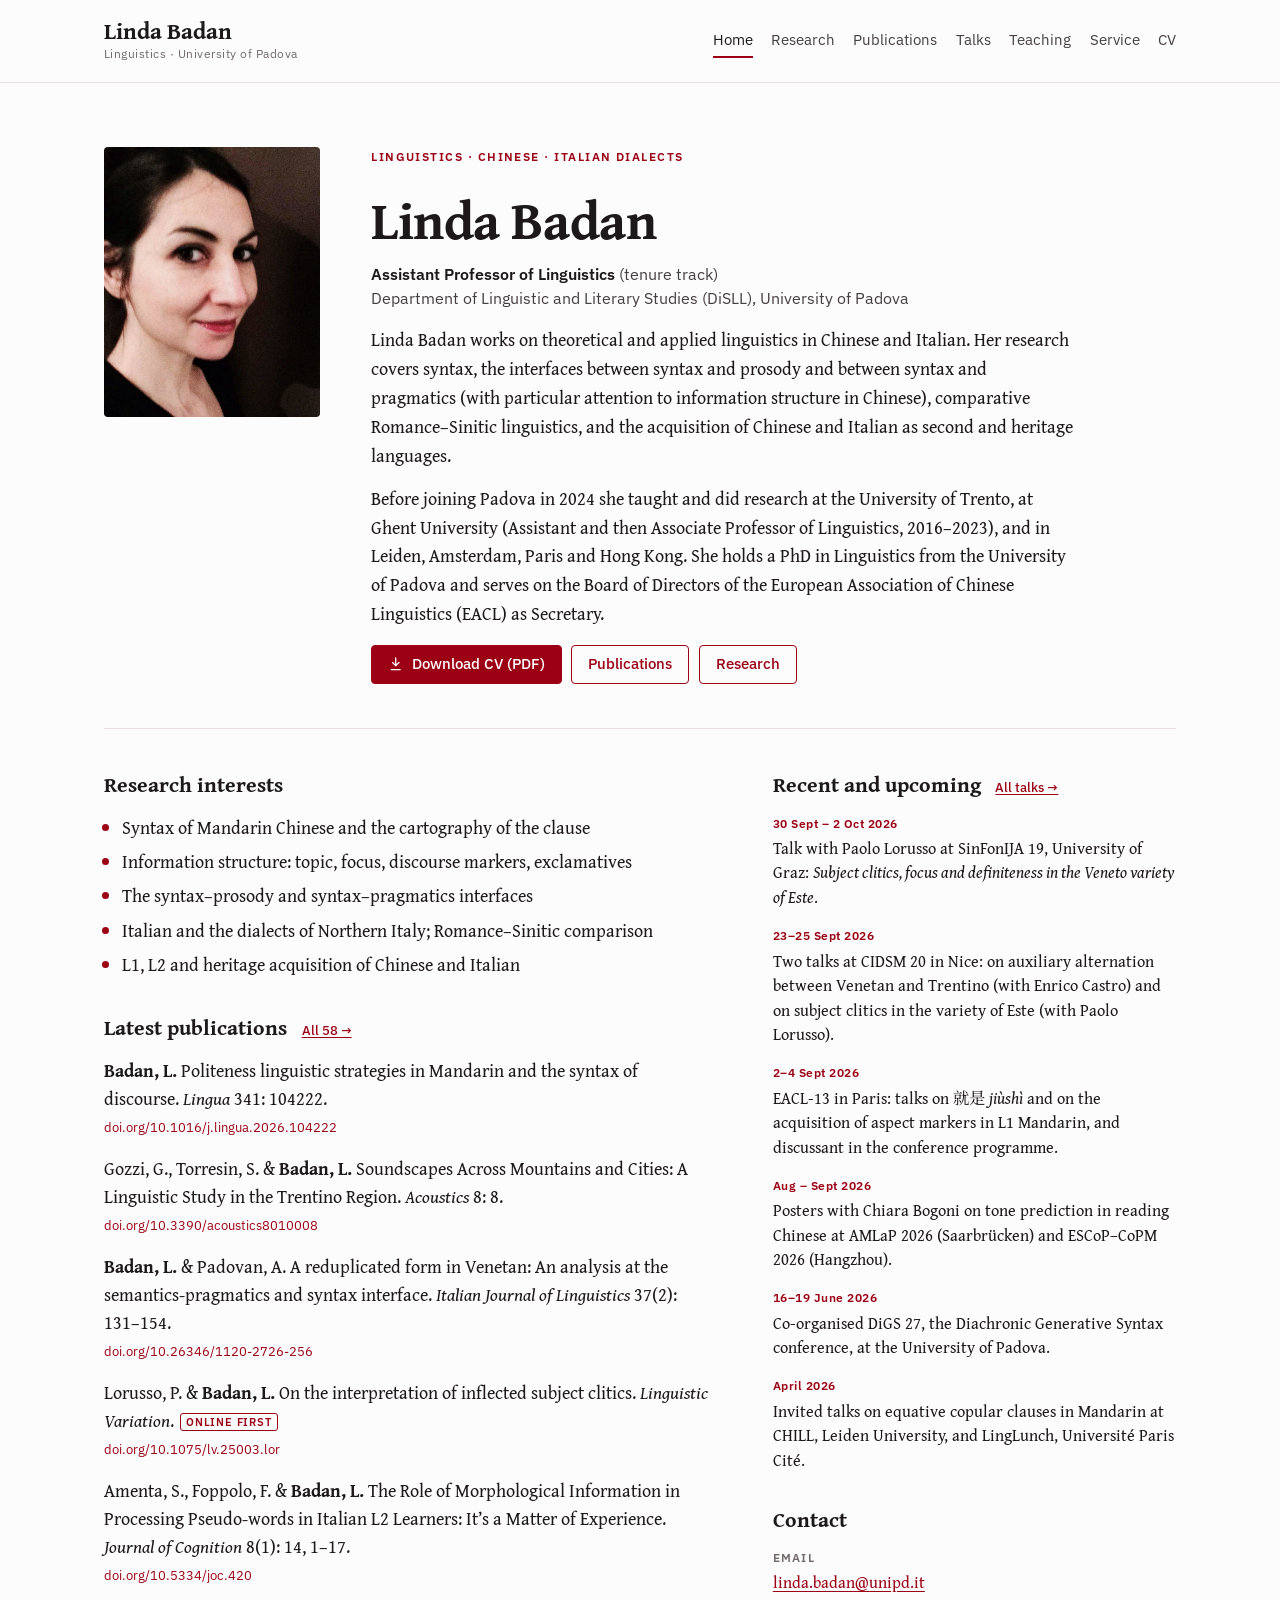
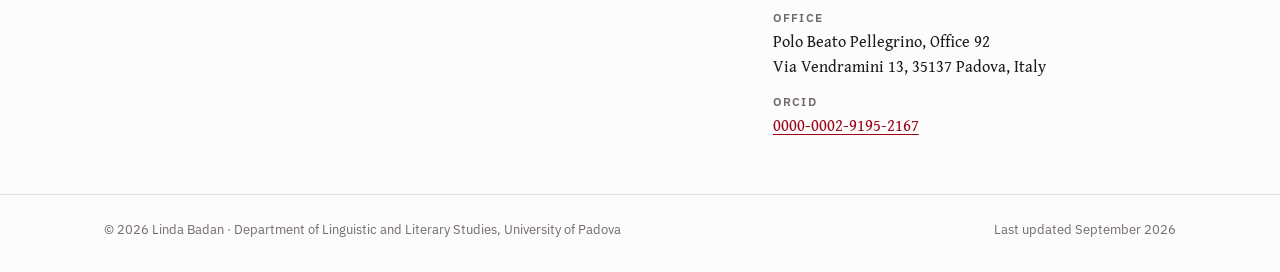
<file: index.html>
<!doctype html>
<html lang="en">
<head>
<meta charset="utf-8">
<meta name="viewport" content="width=device-width, initial-scale=1, viewport-fit=cover">
<title>Linda Badan · Linguistics, University of Padova</title>
<meta name="description" content="Linda Badan, Assistant Professor of Linguistics at the University of Padova: syntax of Chinese and Italian, information structure, acquisition.">
<meta name="author" content="Linda Badan">
<link rel="canonical" href="https://lindabadan.github.io/">
<meta property="og:title" content="Linda Badan · Linguistics, University of Padova">
<meta property="og:description" content="Linda Badan, Assistant Professor of Linguistics at the University of Padova: syntax of Chinese and Italian, information structure, acquisition.">
<meta property="og:type" content="website">
<meta property="og:url" content="https://lindabadan.github.io/">
<link rel="icon" href="assets/favicon.svg" type="image/svg+xml">
<link rel="preconnect" href="https://fonts.googleapis.com">
<link rel="preconnect" href="https://fonts.gstatic.com" crossorigin>
<link rel="stylesheet" href="https://fonts.googleapis.com/css2?family=Gentium+Book+Plus:ital,wght@0,400;0,700;1,400;1,700&family=IBM+Plex+Sans:wght@400;500;600&display=swap">
<link rel="stylesheet" href="https://fonts.googleapis.com/css2?family=Noto+Serif+SC:wght@400;700&text=%E4%B9%9F%E4%BA%BA%E4%BD%A0%E5%91%B3%E5%B0%B1%E6%84%9F%E6%88%90%E6%8A%A5%E6%97%A5%E6%98%AF%E6%B0%91%E7%9C%8B%E8%AE%A9%E8%AF%AD&display=swap">
<link rel="stylesheet" href="assets/style.css">
<script type="application/ld+json">{"@context": "https://schema.org", "@type": "Person", "name": "Linda Badan", "url": "https://lindabadan.github.io/", "image": "https://lindabadan.github.io/assets/photo.jpg", "jobTitle": "Assistant Professor of Linguistics", "affiliation": {"@type": "CollegeOrUniversity", "name": "University of Padova", "department": {"@type": "Organization", "name": "Department of Linguistic and Literary Studies (DiSLL)"}}, "sameAs": ["https://orcid.org/0000-0002-9195-2167"], "knowsAbout": ["Linguistics", "Syntax", "Mandarin Chinese", "Italian dialects", "Information structure", "Language acquisition", "Heritage languages"]}</script>
</head>
<body>
<a class="skip" href="#main">Skip to content</a>
<header class="masthead">
  <div class="wrap">
    <a class="brand" href="./"><span class="brand-name">Linda Badan</span><span class="brand-sub">Linguistics · University of Padova</span></a>
    <nav class="nav" aria-label="Main"><a href="./" aria-current="page">Home</a><a href="research.html">Research</a><a href="publications.html">Publications</a><a href="talks.html">Talks</a><a href="teaching.html">Teaching</a><a href="service.html">Service</a><a href="cv.html">CV</a></nav>
  </div>
</header>
<main id="main">
<div class="wrap">
  <section class="intro" aria-label="Introduction">
    <div class="portrait" role="img" aria-label="Linda Badan">
      <span class="initials" aria-hidden="true">LB</span>
      <!-- To show a photo, upload a portrait as assets/photo.jpg (it replaces the initials automatically). -->
      <img src="assets/photo.jpg" alt="" data-optional>
    </div>
    <div class="intro-text">
      <p class="eyebrow">Linguistics · Chinese · Italian dialects</p>
      <h1>Linda Badan</h1>
      <p class="role"><strong>Assistant Professor of Linguistics</strong> (tenure track)<br>
      Department of Linguistic and Literary Studies (DiSLL), University of Padova</p>
      <div class="prose">
        <p>Linda Badan works on theoretical and applied linguistics in Chinese and Italian. Her research covers syntax, the interfaces between syntax and prosody and between syntax and pragmatics (with particular attention to information structure in Chinese), comparative Romance–Sinitic linguistics, and the acquisition of Chinese and Italian as second and heritage languages.</p>
        <p>Before joining Padova in 2024 she taught and did research at the University of Trento, at Ghent University (Assistant and then Associate Professor of Linguistics, 2016–2023), and in Leiden, Amsterdam, Paris and Hong Kong. She holds a PhD in Linguistics from the University of Padova and serves on the Board of Directors of the European Association of Chinese Linguistics (EACL) as Secretary.</p>
      </div>
      <div class="btn-row">
        <a class="btn btn-primary" href="files/Linda_Badan_CV.pdf"><svg viewBox="0 0 24 24" fill="none" stroke="currentColor" stroke-width="2" stroke-linecap="round" stroke-linejoin="round" aria-hidden="true"><path d="M12 3v12"/><path d="m7 10 5 5 5-5"/><path d="M5 21h14"/></svg>Download CV (PDF)</a>
        <a class="btn btn-ghost" href="publications.html">Publications</a>
        <a class="btn btn-ghost" href="research.html">Research</a>
      </div>
    </div>
  </section>

  <div class="home-cols">
    <div>
      <h2>Research interests</h2>
      <ul class="interests">
        <li>Syntax of Mandarin Chinese and the cartography of the clause</li>
        <li>Information structure: topic, focus, discourse markers, exclamatives</li>
        <li>The syntax–prosody and syntax–pragmatics interfaces</li>
        <li>Italian and the dialects of Northern Italy; Romance–Sinitic comparison</li>
        <li>L1, L2 and heritage acquisition of Chinese and Italian</li>
      </ul>
      <h2>Latest publications <a href="publications.html">All 58 →</a></h2>
      <ul class="entries">
<li class="entry" data-type="article"><p class="cite"><span class="me">Badan, L.</span> Politeness linguistic strategies in Mandarin and the syntax of discourse. <em>Lingua</em> 341: 104222.</p><p class="links"><a href="https://doi.org/10.1016/j.lingua.2026.104222">doi.org/10.1016/j.lingua.2026.104222</a></p></li>
<li class="entry" data-type="article"><p class="cite">Gozzi, G., Torresin, S. &amp; <span class="me">Badan, L.</span> Soundscapes Across Mountains and Cities: A Linguistic Study in the Trentino Region. <em>Acoustics</em> 8: 8.</p><p class="links"><a href="https://doi.org/10.3390/acoustics8010008">doi.org/10.3390/acoustics8010008</a></p></li>
<li class="entry" data-type="article"><p class="cite"><span class="me">Badan, L.</span> &amp; Padovan, A. A reduplicated form in Venetan: An analysis at the semantics-pragmatics and syntax interface. <em>Italian Journal of Linguistics</em> 37(2): 131–154.</p><p class="links"><a href="https://doi.org/10.26346/1120-2726-256">doi.org/10.26346/1120-2726-256</a></p></li>
<li class="entry" data-type="article"><p class="cite">Lorusso, P. &amp; <span class="me">Badan, L.</span> On the interpretation of inflected subject clitics. <em>Linguistic Variation</em>.<span class="tag">Online first</span></p><p class="links"><a href="https://doi.org/10.1075/lv.25003.lor">doi.org/10.1075/lv.25003.lor</a></p></li>
<li class="entry" data-type="article"><p class="cite">Amenta, S., Foppolo, F. &amp; <span class="me">Badan, L.</span> The Role of Morphological Information in Processing Pseudo-words in Italian L2 Learners: It’s a Matter of Experience. <em>Journal of Cognition</em> 8(1): 14, 1–17.</p><p class="links"><a href="https://doi.org/10.5334/joc.420">doi.org/10.5334/joc.420</a></p></li>
      </ul>
    </div>
    <div>
      <h2>Recent and upcoming <a href="talks.html">All talks →</a></h2>
      <ul class="news">
<li><span class="when">30 Sept – 2 Oct 2026</span><p>Talk with Paolo Lorusso at SinFonIJA 19, University of Graz: <em>Subject clitics, focus and definiteness in the Veneto variety of Este</em>.</p></li>
<li><span class="when">23–25 Sept 2026</span><p>Two talks at CIDSM 20 in Nice: on auxiliary alternation between Venetan and Trentino (with Enrico Castro) and on subject clitics in the variety of Este (with Paolo Lorusso).</p></li>
<li><span class="when">2–4 Sept 2026</span><p>EACL-13 in Paris: talks on 就是 <em>jiùshì</em> and on the acquisition of aspect markers in L1 Mandarin, and discussant in the conference programme.</p></li>
<li><span class="when">Aug – Sept 2026</span><p>Posters with Chiara Bogoni on tone prediction in reading Chinese at AMLaP 2026 (Saarbrücken) and ESCoP–CoPM 2026 (Hangzhou).</p></li>
<li><span class="when">16–19 June 2026</span><p>Co-organised DiGS 27, the Diachronic Generative Syntax conference, at the University of Padova.</p></li>
<li><span class="when">April 2026</span><p>Invited talks on equative copular clauses in Mandarin at CHILL, Leiden University, and LingLunch, Université Paris Cité.</p></li>
      </ul>
      <h2>Contact</h2>
      <dl class="contact">
        <div><dt>Email</dt><dd><a href="mailto:linda.badan@unipd.it">linda.badan@unipd.it</a></dd></div>
        <div><dt>Office</dt><dd>Polo Beato Pellegrino, Office 92<br>Via Vendramini 13, 35137 Padova, Italy</dd></div>
        <div><dt>ORCID</dt><dd><a href="https://orcid.org/0000-0002-9195-2167">0000-0002-9195-2167</a></dd></div>
        <!-- More profiles (Google Scholar, Academia.edu, ResearchGate…): copy the block above and change label and link. -->
      </dl>
    </div>
  </div>
</div>
</main>
<footer class="footer">
  <div class="wrap">
    <span>© 2026 Linda Badan · Department of Linguistic and Literary Studies, University of Padova</span>
    <span>Last updated September 2026</span>
  </div>
</footer>
<script src="assets/site.js" defer></script>
</body>
</html>
</file>
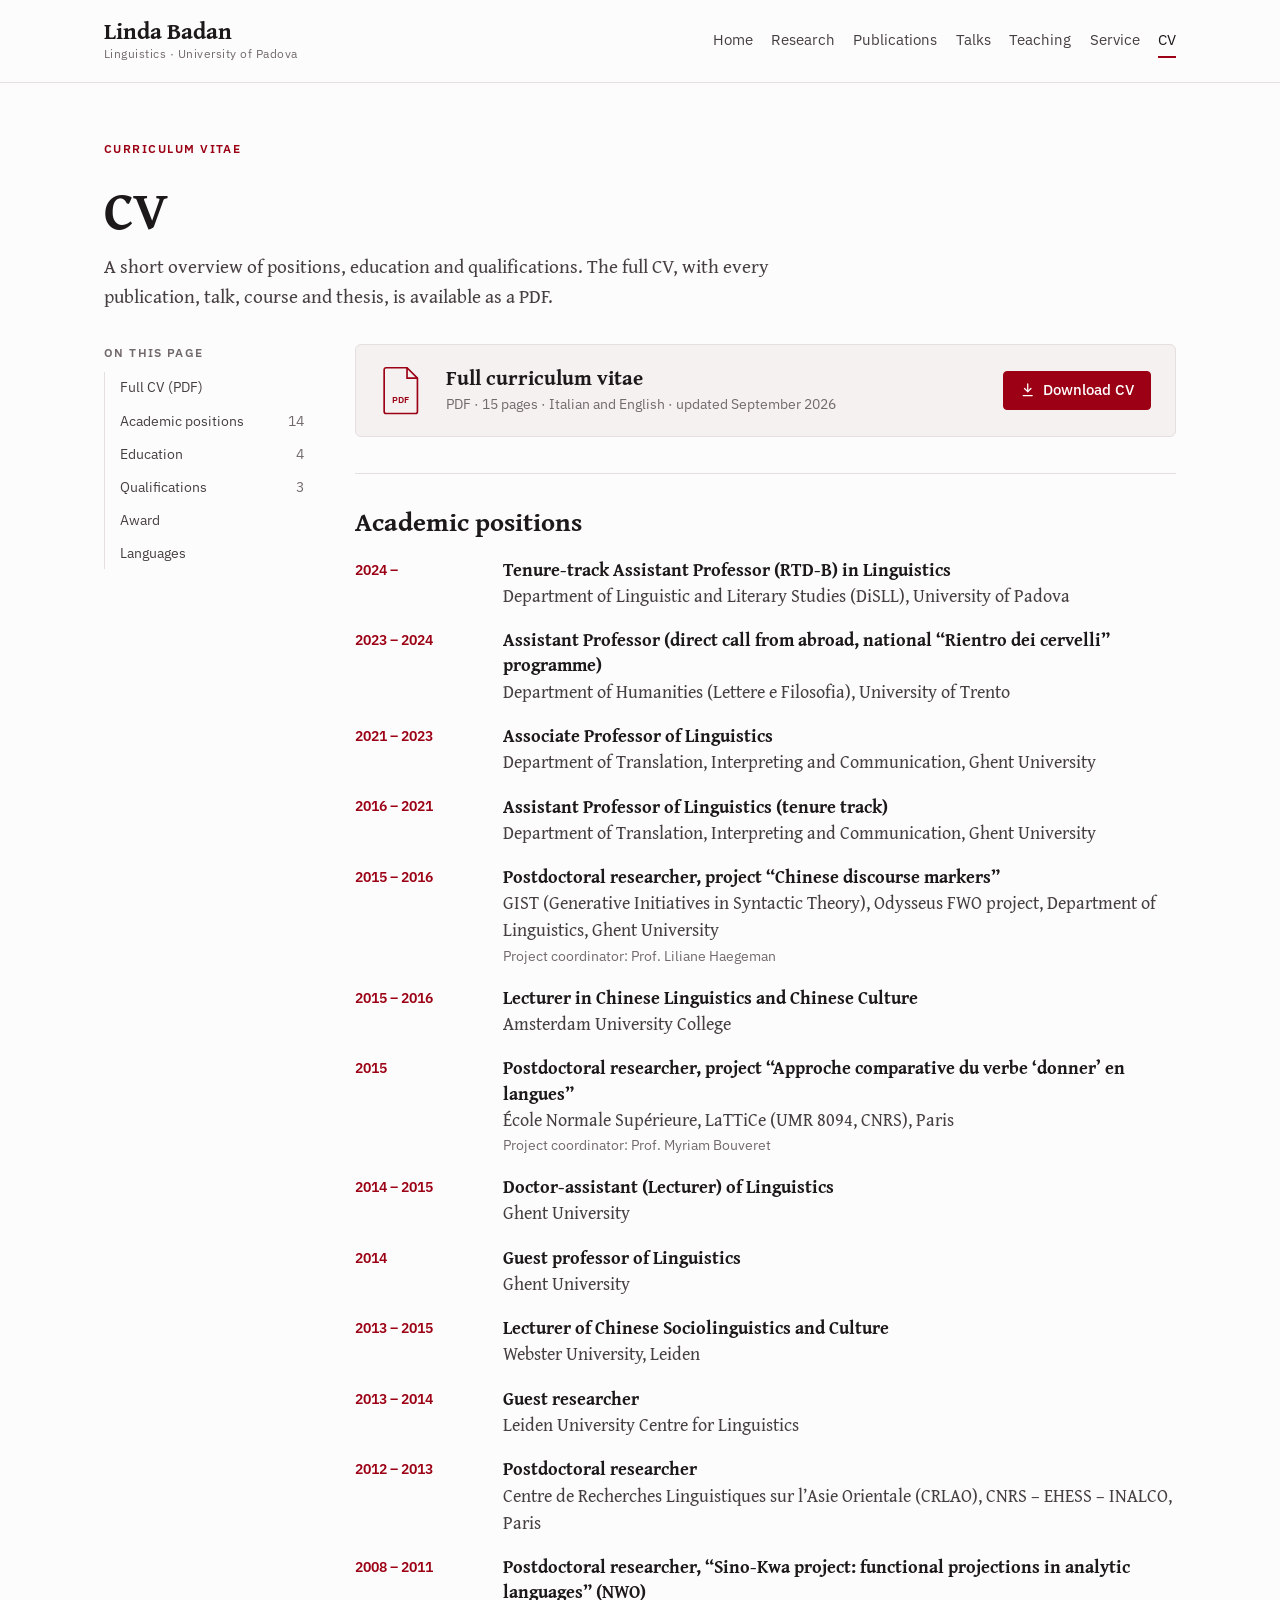
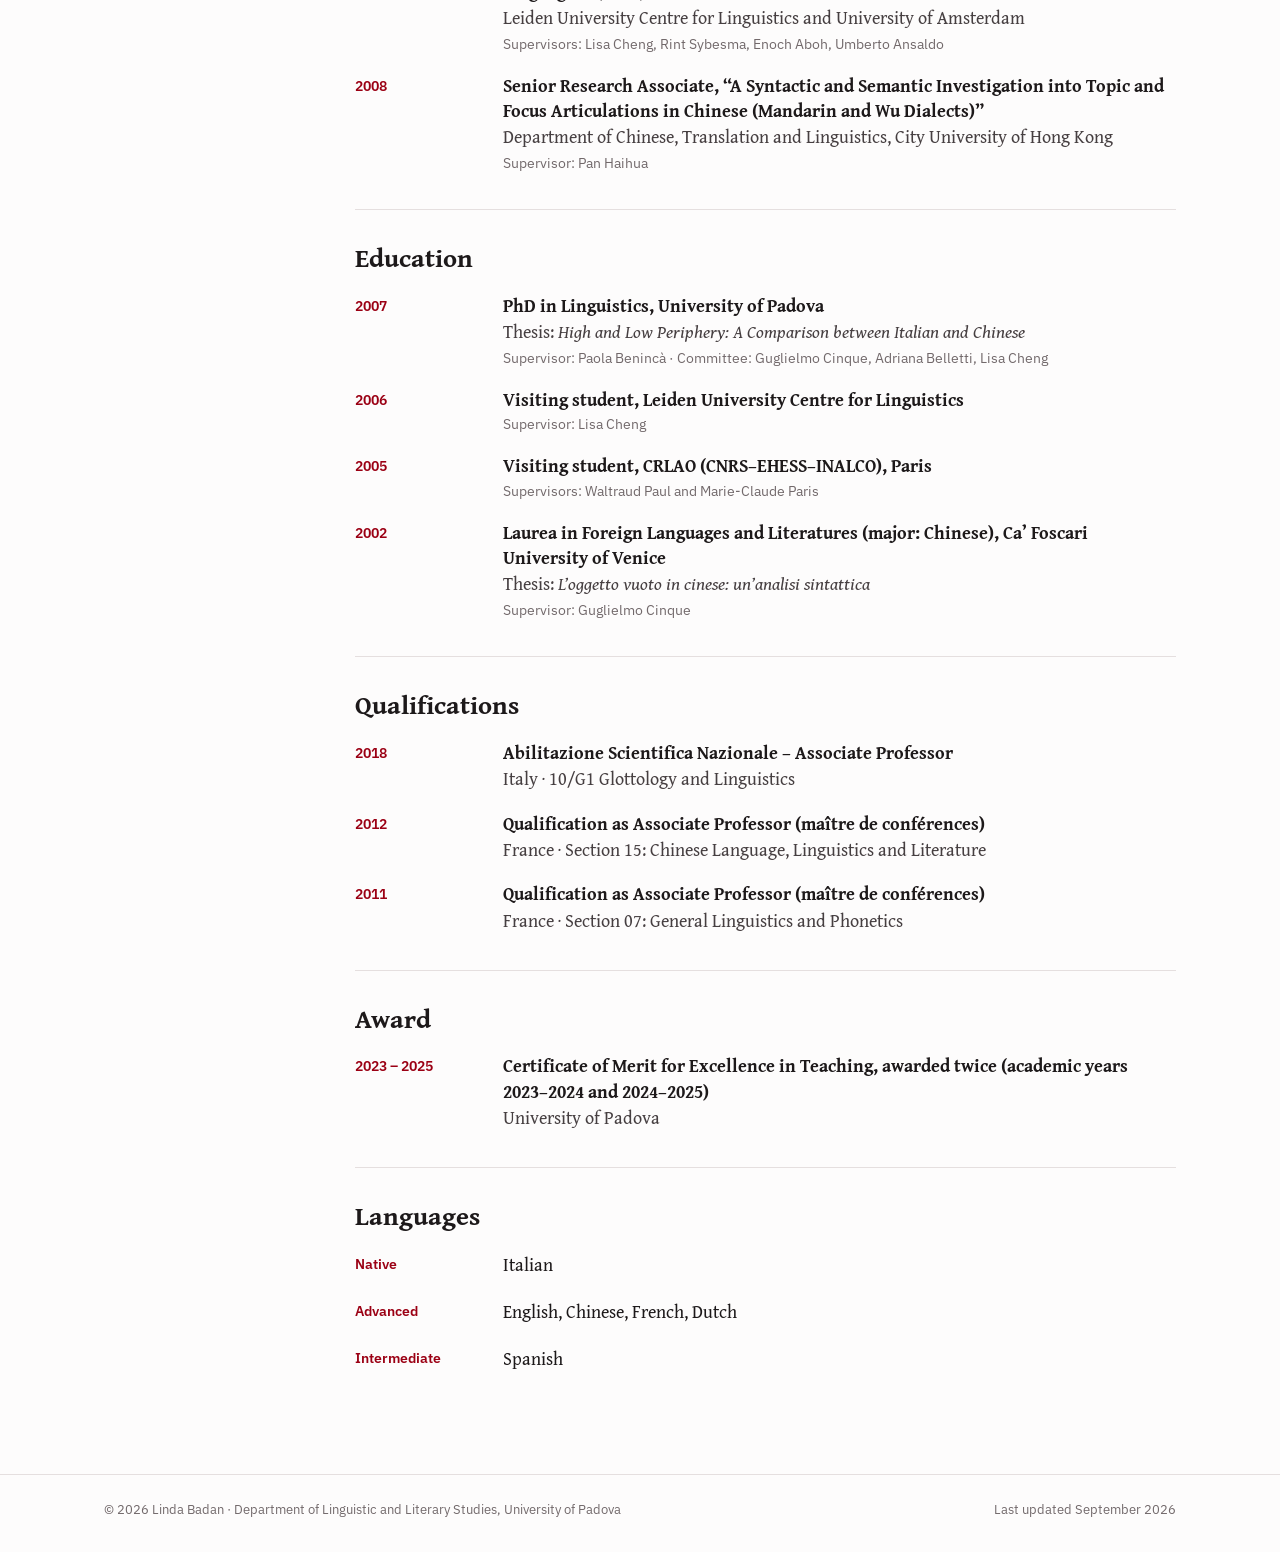
<file: cv.html>
<!doctype html>
<html lang="en">
<head>
<meta charset="utf-8">
<meta name="viewport" content="width=device-width, initial-scale=1, viewport-fit=cover">
<title>CV · Linda Badan</title>
<meta name="description" content="Curriculum vitae of Linda Badan, with the full CV available as a PDF download.">
<meta name="author" content="Linda Badan">
<link rel="canonical" href="https://lindabadan.github.io/cv.html">
<meta property="og:title" content="CV · Linda Badan">
<meta property="og:description" content="Curriculum vitae of Linda Badan, with the full CV available as a PDF download.">
<meta property="og:type" content="website">
<meta property="og:url" content="https://lindabadan.github.io/cv.html">
<link rel="icon" href="assets/favicon.svg" type="image/svg+xml">
<link rel="preconnect" href="https://fonts.googleapis.com">
<link rel="preconnect" href="https://fonts.gstatic.com" crossorigin>
<link rel="stylesheet" href="https://fonts.googleapis.com/css2?family=Gentium+Book+Plus:ital,wght@0,400;0,700;1,400;1,700&family=IBM+Plex+Sans:wght@400;500;600&display=swap">
<link rel="stylesheet" href="https://fonts.googleapis.com/css2?family=Noto+Serif+SC:wght@400;700&text=%E4%B9%9F%E4%BA%BA%E4%BD%A0%E5%91%B3%E5%B0%B1%E6%84%9F%E6%88%90%E6%8A%A5%E6%97%A5%E6%98%AF%E6%B0%91%E7%9C%8B%E8%AE%A9%E8%AF%AD&display=swap">
<link rel="stylesheet" href="assets/style.css">
</head>
<body>
<a class="skip" href="#main">Skip to content</a>
<header class="masthead">
  <div class="wrap">
    <a class="brand" href="./"><span class="brand-name">Linda Badan</span><span class="brand-sub">Linguistics · University of Padova</span></a>
    <nav class="nav" aria-label="Main"><a href="./">Home</a><a href="research.html">Research</a><a href="publications.html">Publications</a><a href="talks.html">Talks</a><a href="teaching.html">Teaching</a><a href="service.html">Service</a><a href="cv.html" aria-current="page">CV</a></nav>
  </div>
</header>
<main id="main">
<div class="wrap">
<header class="page-head"><p class="eyebrow">Curriculum vitae</p><h1>CV</h1><p class="lede">A short overview of positions, education and qualifications. The full CV, with every publication, talk, course and thesis, is available as a PDF.</p></header>
<div class="page">
<nav class="page-index" aria-label="On this page"><p class="label">On this page</p><ol><li><a href="#download"><span>Full CV (PDF)</span></a></li><li><a href="#positions"><span>Academic positions</span><span class="n">14</span></a></li><li><a href="#education"><span>Education</span><span class="n">4</span></a></li><li><a href="#qualifications"><span>Qualifications</span><span class="n">3</span></a></li><li><a href="#award"><span>Award</span></a></li><li><a href="#languages"><span>Languages</span></a></li></ol></nav>
<div class="page-body">

<section class="section" id="download">
  <div class="download">
    <svg class="doc-icon" viewBox="0 0 40 48" fill="none" stroke="currentColor" stroke-width="1.6" aria-hidden="true"><path d="M6 2h20l10 10v32a2 2 0 0 1-2 2H6a2 2 0 0 1-2-2V4a2 2 0 0 1 2-2Z"/><path d="M26 2v10h10"/><text x="20" y="36" text-anchor="middle" font-family="IBM Plex Sans, Arial, sans-serif" font-size="9" font-weight="600" fill="currentColor" stroke="none">PDF</text></svg>
    <div><h2>Full curriculum vitae</h2><p class="small">PDF · 15 pages · Italian and English · updated September 2026</p></div>
    <a class="btn btn-primary" href="files/Linda_Badan_CV.pdf"><svg viewBox="0 0 24 24" fill="none" stroke="currentColor" stroke-width="2" stroke-linecap="round" stroke-linejoin="round" aria-hidden="true"><path d="M12 3v12"/><path d="m7 10 5 5 5-5"/><path d="M5 21h14"/></svg>Download CV</a>
  </div>
</section>

<section class="section" id="positions">
  <h2>Academic positions</h2>
  <ul class="timeline">
    <li><span class="period">2024 –</span><div><p class="what">Tenure-track Assistant Professor (RTD-B) in Linguistics</p><p class="where">Department of Linguistic and Literary Studies (DiSLL), University of Padova</p></div></li>
    <li><span class="period">2023 – 2024</span><div><p class="what">Assistant Professor (direct call from abroad, national “Rientro dei cervelli” programme)</p><p class="where">Department of Humanities (Lettere e Filosofia), University of Trento</p></div></li>
    <li><span class="period">2021 – 2023</span><div><p class="what">Associate Professor of Linguistics</p><p class="where">Department of Translation, Interpreting and Communication, Ghent University</p></div></li>
    <li><span class="period">2016 – 2021</span><div><p class="what">Assistant Professor of Linguistics (tenure track)</p><p class="where">Department of Translation, Interpreting and Communication, Ghent University</p></div></li>
    <li><span class="period">2015 – 2016</span><div><p class="what">Postdoctoral researcher, project “Chinese discourse markers”</p><p class="where">GIST (Generative Initiatives in Syntactic Theory), Odysseus FWO project, Department of Linguistics, Ghent University</p><p class="meta">Project coordinator: Prof. Liliane Haegeman</p></div></li>
    <li><span class="period">2015 – 2016</span><div><p class="what">Lecturer in Chinese Linguistics and Chinese Culture</p><p class="where">Amsterdam University College</p></div></li>
    <li><span class="period">2015</span><div><p class="what">Postdoctoral researcher, project “Approche comparative du verbe ‘donner’ en langues”</p><p class="where">École Normale Supérieure, LaTTiCe (UMR 8094, CNRS), Paris</p><p class="meta">Project coordinator: Prof. Myriam Bouveret</p></div></li>
    <li><span class="period">2014 – 2015</span><div><p class="what">Doctor-assistant (Lecturer) of Linguistics</p><p class="where">Ghent University</p></div></li>
    <li><span class="period">2014</span><div><p class="what">Guest professor of Linguistics</p><p class="where">Ghent University</p></div></li>
    <li><span class="period">2013 – 2015</span><div><p class="what">Lecturer of Chinese Sociolinguistics and Culture</p><p class="where">Webster University, Leiden</p></div></li>
    <li><span class="period">2013 – 2014</span><div><p class="what">Guest researcher</p><p class="where">Leiden University Centre for Linguistics</p></div></li>
    <li><span class="period">2012 – 2013</span><div><p class="what">Postdoctoral researcher</p><p class="where">Centre de Recherches Linguistiques sur l’Asie Orientale (CRLAO), CNRS – EHESS – INALCO, Paris</p></div></li>
    <li><span class="period">2008 – 2011</span><div><p class="what">Postdoctoral researcher, “Sino-Kwa project: functional projections in analytic languages” (NWO)</p><p class="where">Leiden University Centre for Linguistics and University of Amsterdam</p><p class="meta">Supervisors: Lisa Cheng, Rint Sybesma, Enoch Aboh, Umberto Ansaldo</p></div></li>
    <li><span class="period">2008</span><div><p class="what">Senior Research Associate, “A Syntactic and Semantic Investigation into Topic and Focus Articulations in Chinese (Mandarin and Wu Dialects)”</p><p class="where">Department of Chinese, Translation and Linguistics, City University of Hong Kong</p><p class="meta">Supervisor: Pan Haihua</p></div></li>
  </ul>
</section>

<section class="section" id="education">
  <h2>Education</h2>
  <ul class="timeline">
    <li><span class="period">2007</span><div><p class="what">PhD in Linguistics, University of Padova</p><p class="where">Thesis: <em>High and Low Periphery: A Comparison between Italian and Chinese</em></p><p class="meta">Supervisor: Paola Benincà · Committee: Guglielmo Cinque, Adriana Belletti, Lisa Cheng</p></div></li>
    <li><span class="period">2006</span><div><p class="what">Visiting student, Leiden University Centre for Linguistics</p><p class="meta">Supervisor: Lisa Cheng</p></div></li>
    <li><span class="period">2005</span><div><p class="what">Visiting student, CRLAO (CNRS–EHESS–INALCO), Paris</p><p class="meta">Supervisors: Waltraud Paul and Marie-Claude Paris</p></div></li>
    <li><span class="period">2002</span><div><p class="what">Laurea in Foreign Languages and Literatures (major: Chinese), Ca’ Foscari University of Venice</p><p class="where">Thesis: <em>L’oggetto vuoto in cinese: un’analisi sintattica</em></p><p class="meta">Supervisor: Guglielmo Cinque</p></div></li>
  </ul>
</section>

<section class="section" id="qualifications">
  <h2>Qualifications</h2>
  <ul class="timeline">
    <li><span class="period">2018</span><div><p class="what">Abilitazione Scientifica Nazionale – Associate Professor</p><p class="where">Italy · 10/G1 Glottology and Linguistics</p></div></li>
    <li><span class="period">2012</span><div><p class="what">Qualification as Associate Professor (maître de conférences)</p><p class="where">France · Section 15: Chinese Language, Linguistics and Literature</p></div></li>
    <li><span class="period">2011</span><div><p class="what">Qualification as Associate Professor (maître de conférences)</p><p class="where">France · Section 07: General Linguistics and Phonetics</p></div></li>
  </ul>
</section>

<section class="section" id="award">
  <h2>Award</h2>
  <ul class="timeline">
    <li><span class="period">2023 – 2025</span><div><p class="what">Certificate of Merit for Excellence in Teaching, awarded twice (academic years 2023–2024 and 2024–2025)</p><p class="where">University of Padova</p></div></li>
  </ul>
</section>

<section class="section" id="languages">
  <h2>Languages</h2>
  <ul class="timeline">
    <li><span class="period">Native</span><div><p>Italian</p></div></li>
    <li><span class="period">Advanced</span><div><p>English, Chinese, French, Dutch</p></div></li>
    <li><span class="period">Intermediate</span><div><p>Spanish</p></div></li>
  </ul>
</section>

</div>
</div>
</div>
</main>
<footer class="footer">
  <div class="wrap">
    <span>© 2026 Linda Badan · Department of Linguistic and Literary Studies, University of Padova</span>
    <span>Last updated September 2026</span>
  </div>
</footer>
<script src="assets/site.js" defer></script>
</body>
</html>
</file>
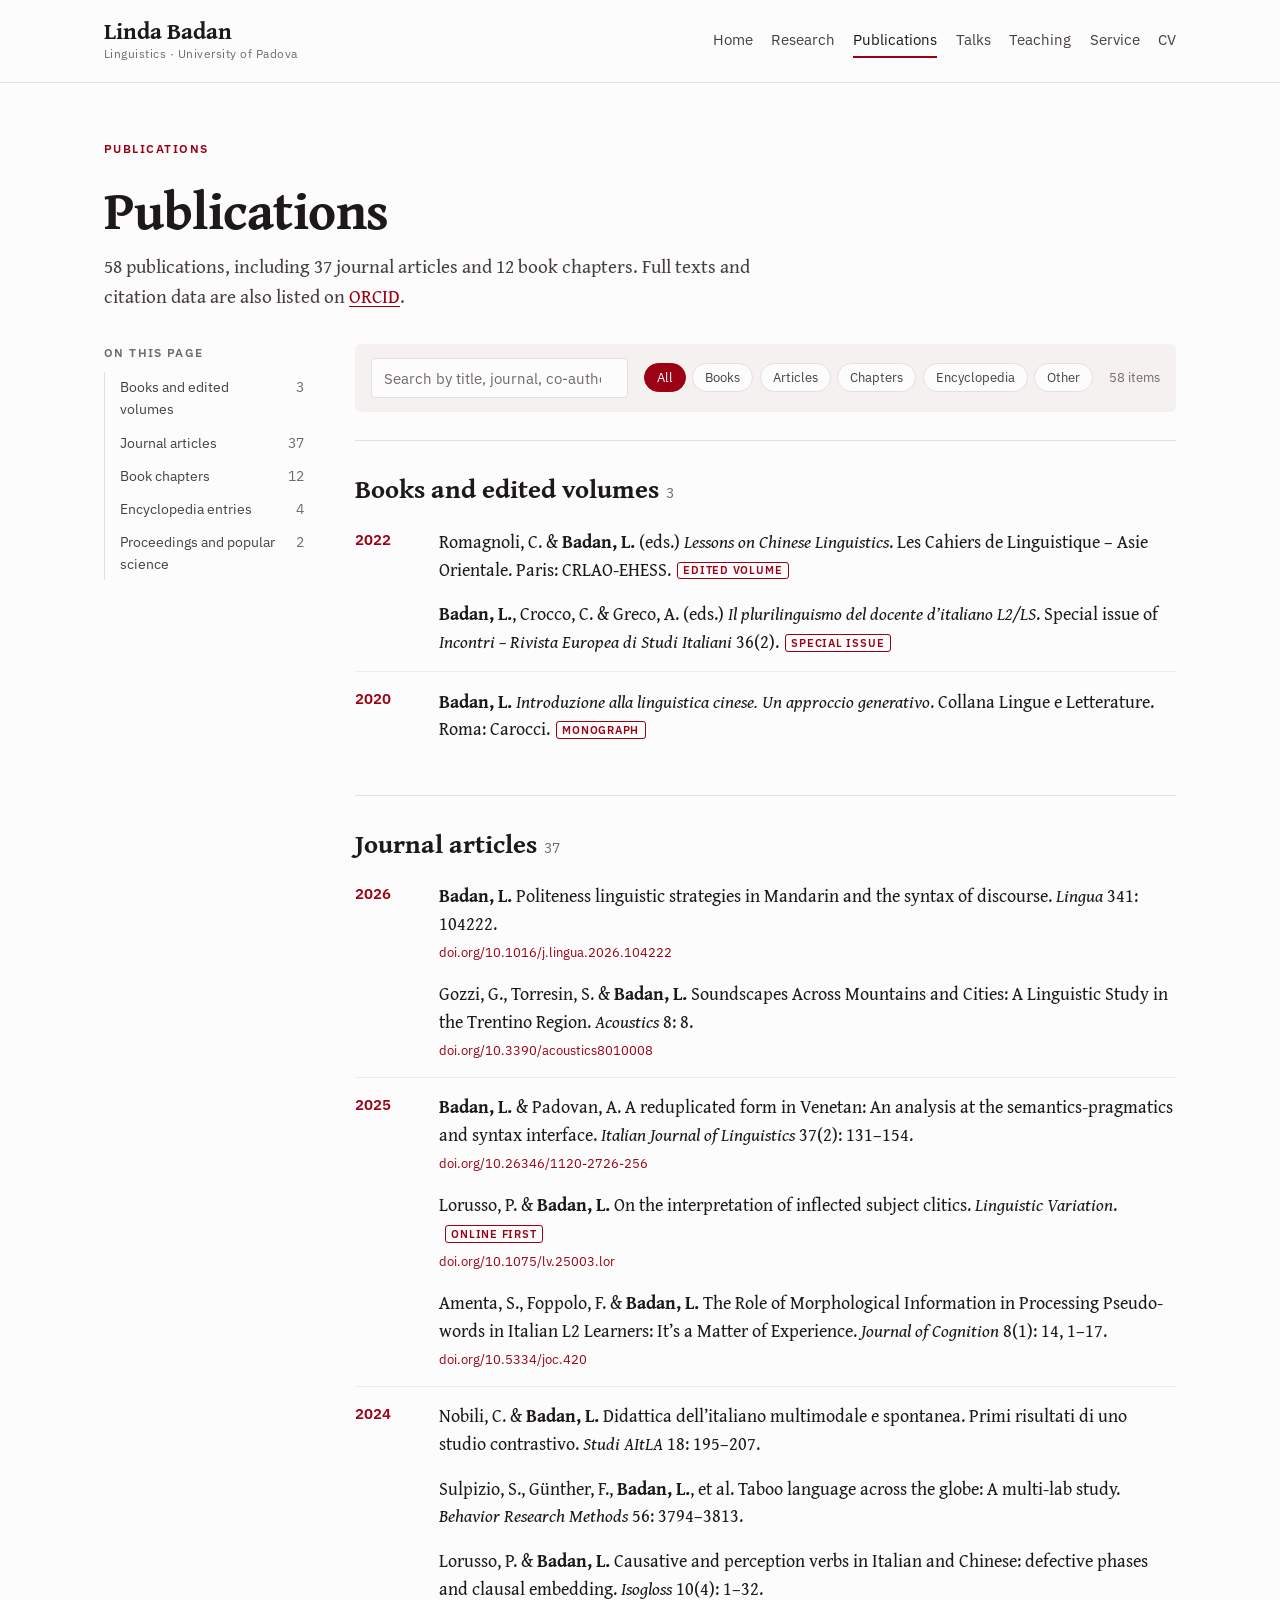
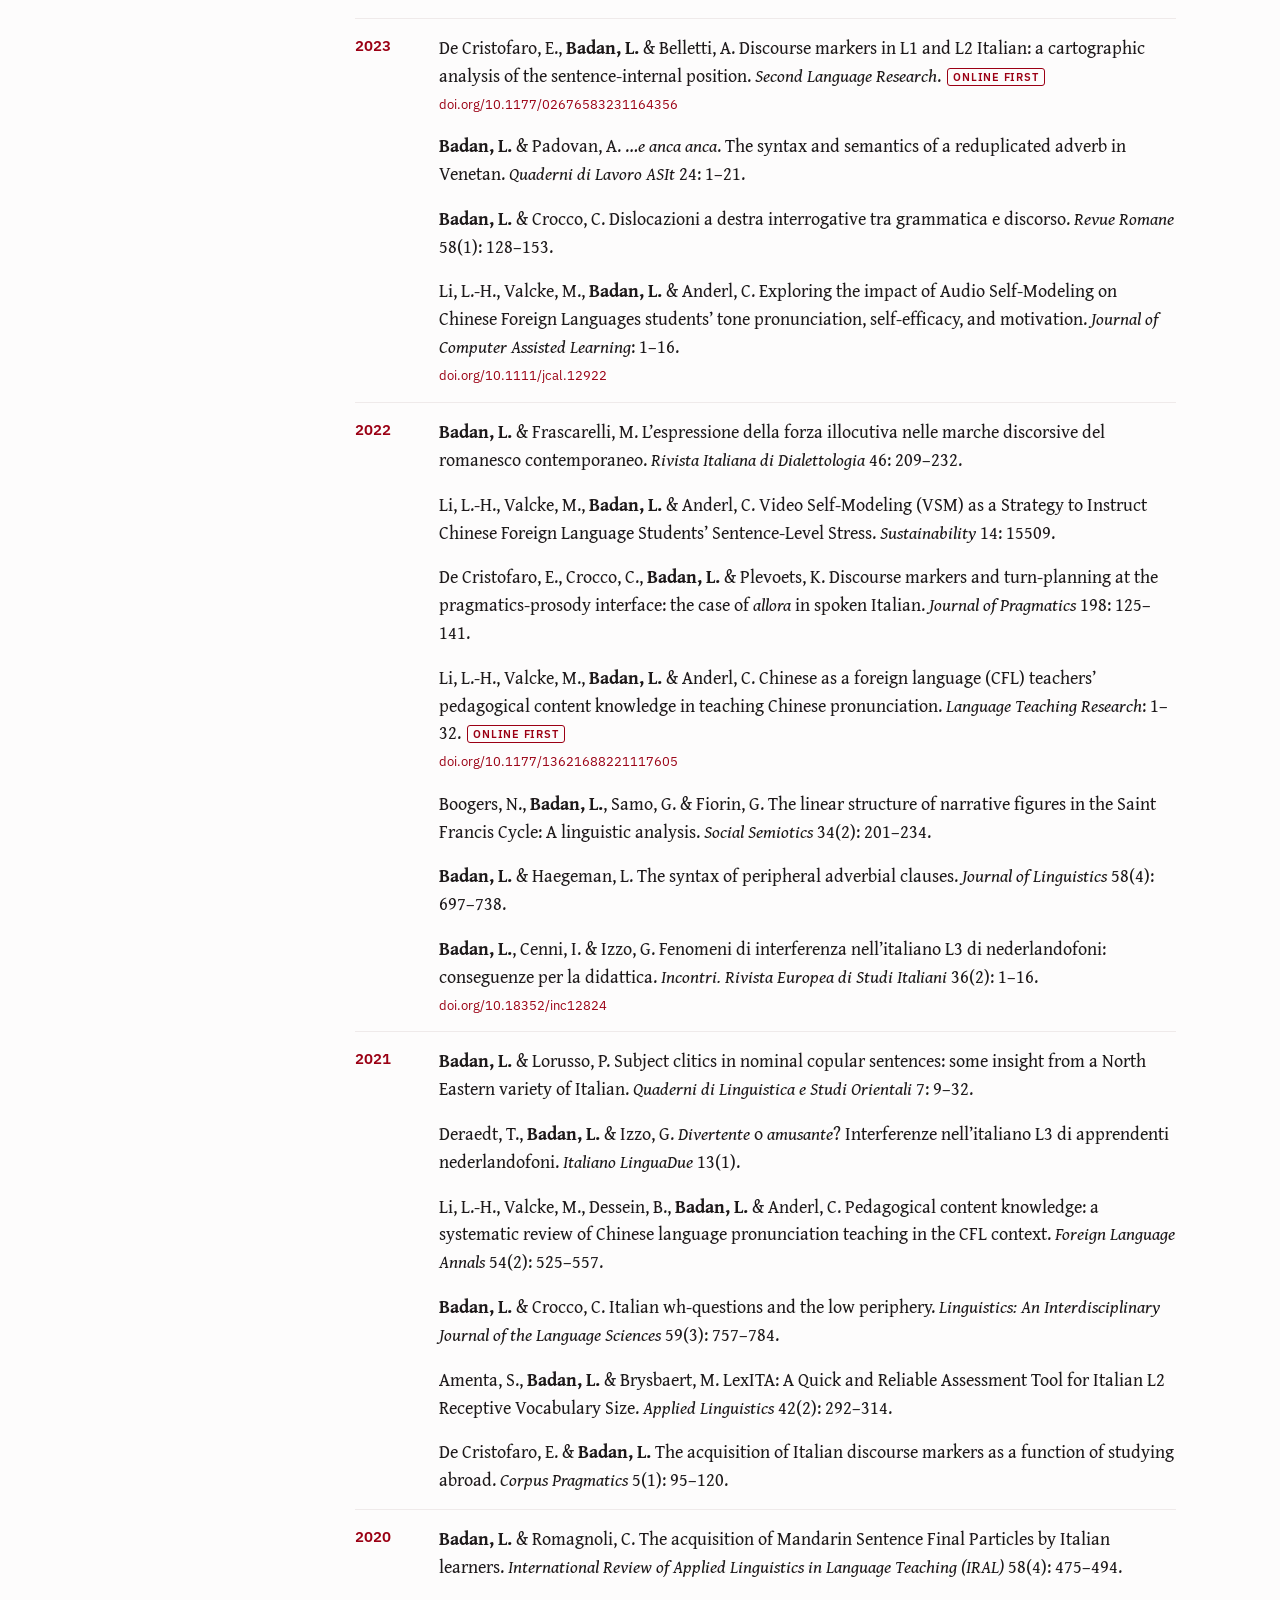
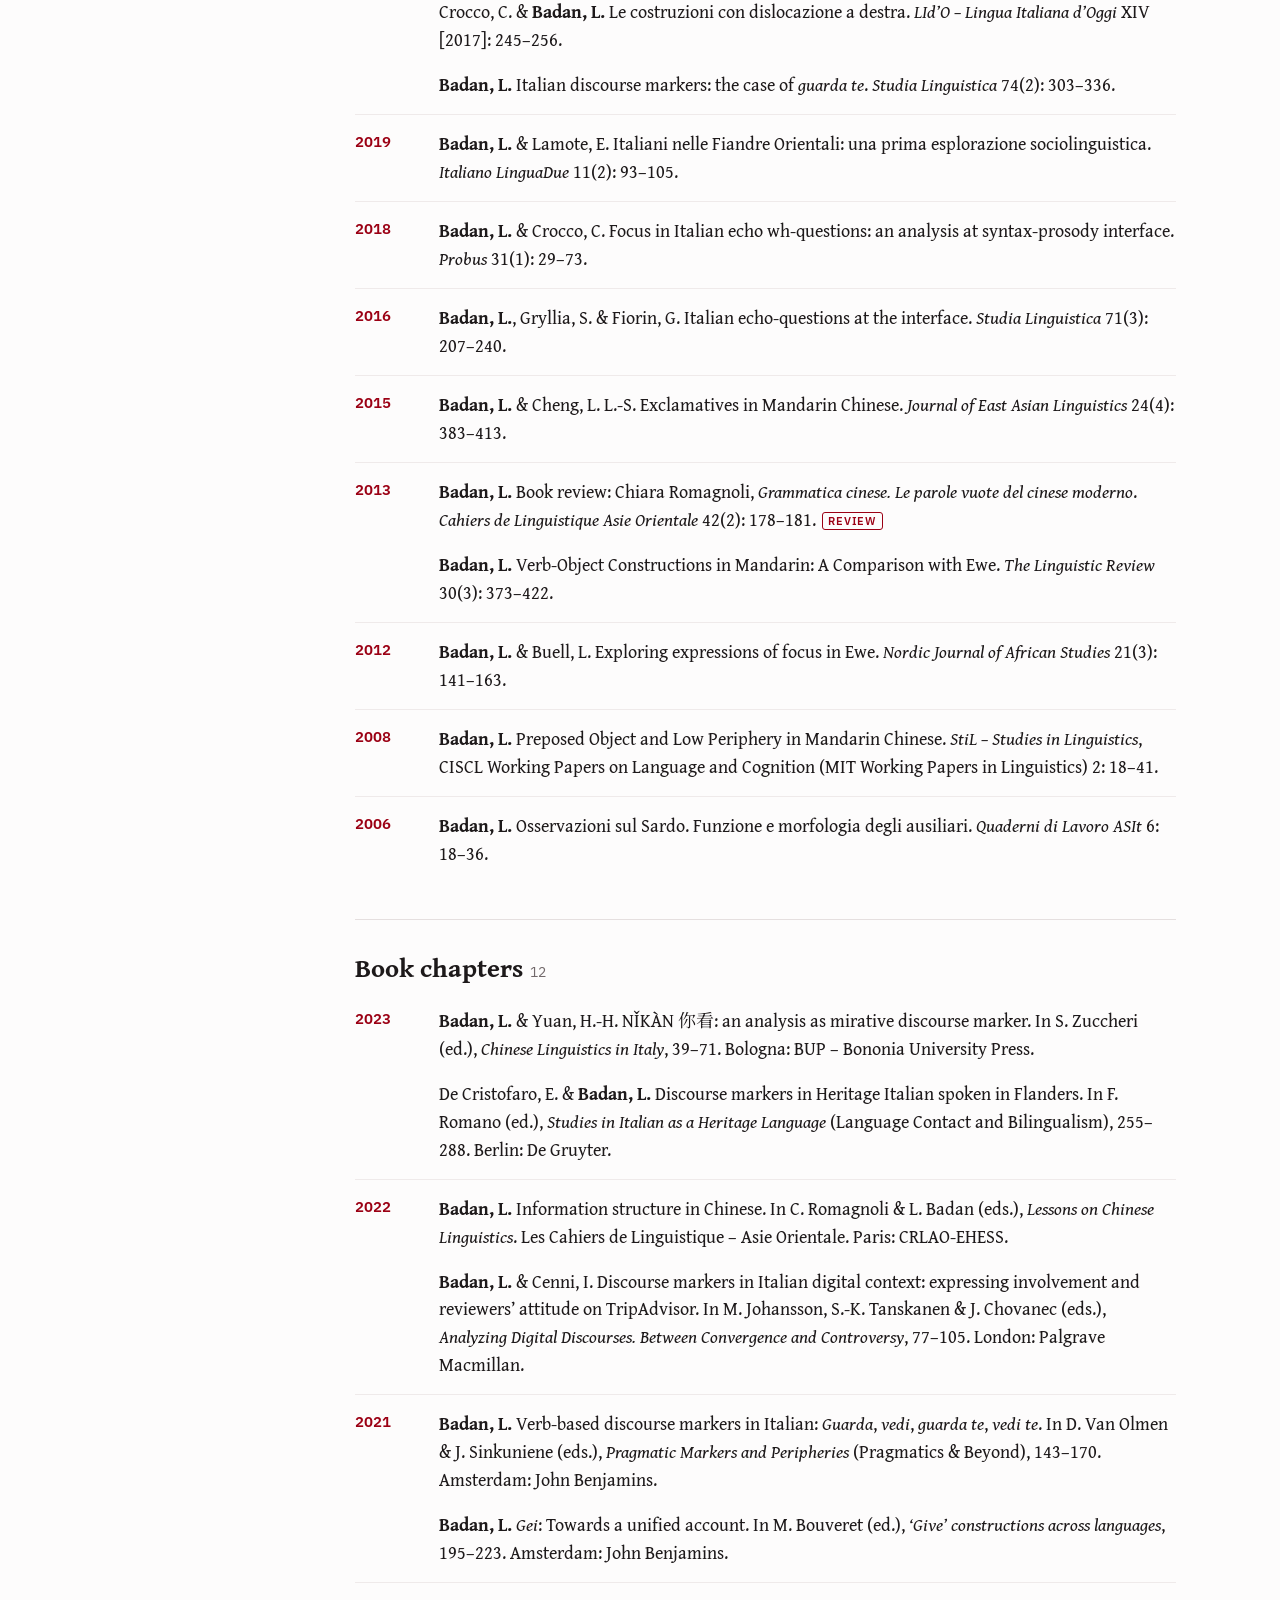
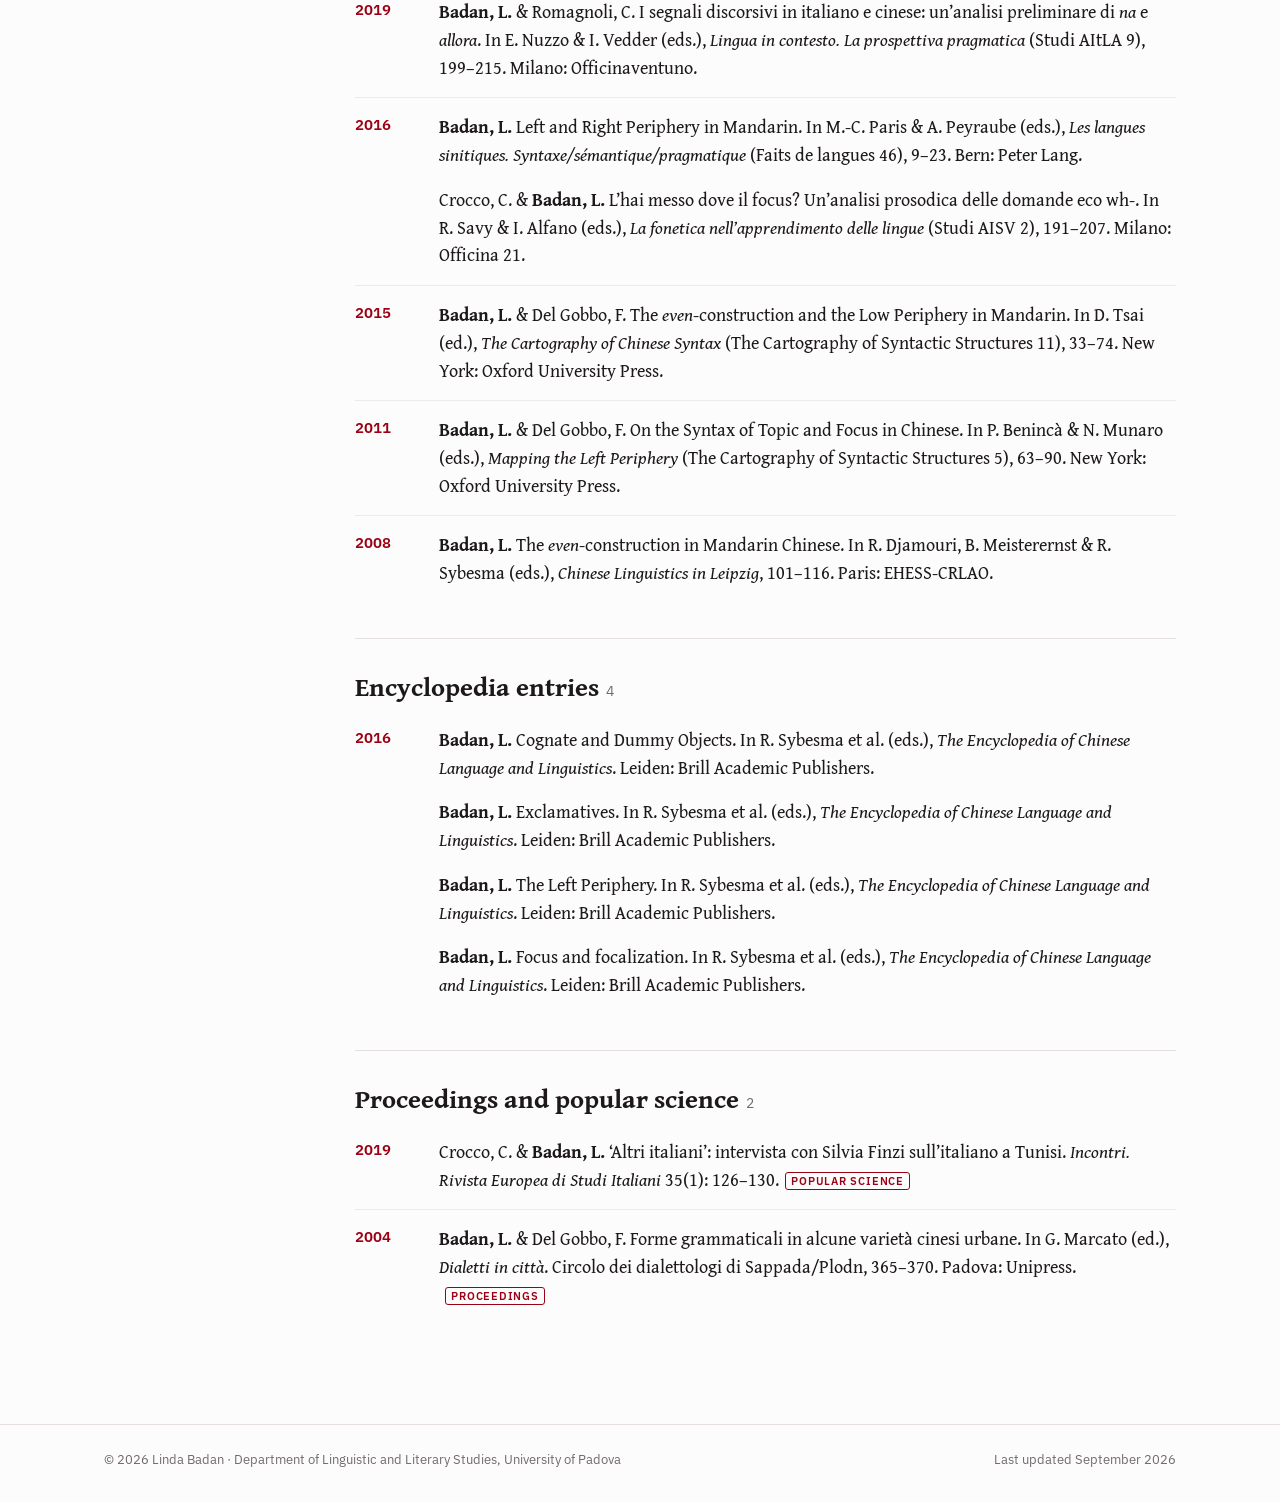
<file: publications.html>
<!doctype html>
<html lang="en">
<head>
<meta charset="utf-8">
<meta name="viewport" content="width=device-width, initial-scale=1, viewport-fit=cover">
<title>Publications · Linda Badan</title>
<meta name="description" content="Complete list of publications by Linda Badan: books, journal articles, book chapters and encyclopedia entries.">
<meta name="author" content="Linda Badan">
<link rel="canonical" href="https://lindabadan.github.io/publications.html">
<meta property="og:title" content="Publications · Linda Badan">
<meta property="og:description" content="Complete list of publications by Linda Badan: books, journal articles, book chapters and encyclopedia entries.">
<meta property="og:type" content="website">
<meta property="og:url" content="https://lindabadan.github.io/publications.html">
<link rel="icon" href="assets/favicon.svg" type="image/svg+xml">
<link rel="preconnect" href="https://fonts.googleapis.com">
<link rel="preconnect" href="https://fonts.gstatic.com" crossorigin>
<link rel="stylesheet" href="https://fonts.googleapis.com/css2?family=Gentium+Book+Plus:ital,wght@0,400;0,700;1,400;1,700&family=IBM+Plex+Sans:wght@400;500;600&display=swap">
<link rel="stylesheet" href="https://fonts.googleapis.com/css2?family=Noto+Serif+SC:wght@400;700&text=%E4%B9%9F%E4%BA%BA%E4%BD%A0%E5%91%B3%E5%B0%B1%E6%84%9F%E6%88%90%E6%8A%A5%E6%97%A5%E6%98%AF%E6%B0%91%E7%9C%8B%E8%AE%A9%E8%AF%AD&display=swap">
<link rel="stylesheet" href="assets/style.css">
</head>
<body>
<a class="skip" href="#main">Skip to content</a>
<header class="masthead">
  <div class="wrap">
    <a class="brand" href="./"><span class="brand-name">Linda Badan</span><span class="brand-sub">Linguistics · University of Padova</span></a>
    <nav class="nav" aria-label="Main"><a href="./">Home</a><a href="research.html">Research</a><a href="publications.html" aria-current="page">Publications</a><a href="talks.html">Talks</a><a href="teaching.html">Teaching</a><a href="service.html">Service</a><a href="cv.html">CV</a></nav>
  </div>
</header>
<main id="main">
<div class="wrap">
<header class="page-head"><p class="eyebrow">Publications</p><h1>Publications</h1><p class="lede">58 publications, including 37 journal articles and 12 book chapters. Full texts and citation data are also listed on <a href="https://orcid.org/0000-0002-9195-2167">ORCID</a>.</p></header>
<div class="page">
<nav class="page-index" aria-label="On this page"><p class="label">On this page</p><ol><li><a href="#books"><span>Books and edited volumes</span><span class="n">3</span></a></li><li><a href="#articles"><span>Journal articles</span><span class="n">37</span></a></li><li><a href="#chapters"><span>Book chapters</span><span class="n">12</span></a></li><li><a href="#encyclopedia"><span>Encyclopedia entries</span><span class="n">4</span></a></li><li><a href="#other"><span>Proceedings and popular science</span><span class="n">2</span></a></li></ol></nav>
<div class="page-body" data-filter>
<div class="filters" hidden><input class="search" id="filter-q" type="search" placeholder="Search by title, journal, co-author or year" aria-label="Search by title, journal, co-author or year" autocomplete="off"><div class="chips" role="group" aria-label="Filter by type"><button type="button" class="chip" data-type="all" aria-pressed="true">All</button><button type="button" class="chip" data-type="book" aria-pressed="false">Books</button><button type="button" class="chip" data-type="article" aria-pressed="false">Articles</button><button type="button" class="chip" data-type="chapter" aria-pressed="false">Chapters</button><button type="button" class="chip" data-type="encyclopedia" aria-pressed="false">Encyclopedia</button><button type="button" class="chip" data-type="other" aria-pressed="false">Other</button></div><span class="filter-count" aria-live="polite"></span></div>
<p class="filter-empty" hidden>No publications match. Try another word or choose “All”.</p>
<section class="section" id="books" data-group><h2>Books and edited volumes<span class="count">3</span></h2>
<div class="year-block" data-group><h3 class="year">2022</h3><ul class="entries">
<li class="entry" data-type="book"><p class="cite">Romagnoli, C. &amp; <span class="me">Badan, L.</span> (eds.) <em>Lessons on Chinese Linguistics</em>. Les Cahiers de Linguistique – Asie Orientale. Paris: CRLAO-EHESS.<span class="tag">Edited volume</span></p></li>
<li class="entry" data-type="book"><p class="cite"><span class="me">Badan, L.</span>, Crocco, C. &amp; Greco, A. (eds.) <em>Il plurilinguismo del docente d’italiano L2/LS</em>. Special issue of <em>Incontri – Rivista Europea di Studi Italiani</em> 36(2).<span class="tag">Special issue</span></p></li>
</ul></div>
<div class="year-block" data-group><h3 class="year">2020</h3><ul class="entries">
<li class="entry" data-type="book"><p class="cite"><span class="me">Badan, L.</span> <em>Introduzione alla linguistica cinese. Un approccio generativo</em>. Collana Lingue e Letterature. Roma: Carocci.<span class="tag">Monograph</span></p></li>
</ul></div>
</section>
<section class="section" id="articles" data-group><h2>Journal articles<span class="count">37</span></h2>
<div class="year-block" data-group><h3 class="year">2026</h3><ul class="entries">
<li class="entry" data-type="article"><p class="cite"><span class="me">Badan, L.</span> Politeness linguistic strategies in Mandarin and the syntax of discourse. <em>Lingua</em> 341: 104222.</p><p class="links"><a href="https://doi.org/10.1016/j.lingua.2026.104222">doi.org/10.1016/j.lingua.2026.104222</a></p></li>
<li class="entry" data-type="article"><p class="cite">Gozzi, G., Torresin, S. &amp; <span class="me">Badan, L.</span> Soundscapes Across Mountains and Cities: A Linguistic Study in the Trentino Region. <em>Acoustics</em> 8: 8.</p><p class="links"><a href="https://doi.org/10.3390/acoustics8010008">doi.org/10.3390/acoustics8010008</a></p></li>
</ul></div>
<div class="year-block" data-group><h3 class="year">2025</h3><ul class="entries">
<li class="entry" data-type="article"><p class="cite"><span class="me">Badan, L.</span> &amp; Padovan, A. A reduplicated form in Venetan: An analysis at the semantics-pragmatics and syntax interface. <em>Italian Journal of Linguistics</em> 37(2): 131–154.</p><p class="links"><a href="https://doi.org/10.26346/1120-2726-256">doi.org/10.26346/1120-2726-256</a></p></li>
<li class="entry" data-type="article"><p class="cite">Lorusso, P. &amp; <span class="me">Badan, L.</span> On the interpretation of inflected subject clitics. <em>Linguistic Variation</em>.<span class="tag">Online first</span></p><p class="links"><a href="https://doi.org/10.1075/lv.25003.lor">doi.org/10.1075/lv.25003.lor</a></p></li>
<li class="entry" data-type="article"><p class="cite">Amenta, S., Foppolo, F. &amp; <span class="me">Badan, L.</span> The Role of Morphological Information in Processing Pseudo-words in Italian L2 Learners: It’s a Matter of Experience. <em>Journal of Cognition</em> 8(1): 14, 1–17.</p><p class="links"><a href="https://doi.org/10.5334/joc.420">doi.org/10.5334/joc.420</a></p></li>
</ul></div>
<div class="year-block" data-group><h3 class="year">2024</h3><ul class="entries">
<li class="entry" data-type="article"><p class="cite">Nobili, C. &amp; <span class="me">Badan, L.</span> Didattica dell’italiano multimodale e spontanea. Primi risultati di uno studio contrastivo. <em>Studi AItLA</em> 18: 195–207.</p></li>
<li class="entry" data-type="article"><p class="cite">Sulpizio, S., Günther, F., <span class="me">Badan, L.</span>, et al. Taboo language across the globe: A multi-lab study. <em>Behavior Research Methods</em> 56: 3794–3813.</p></li>
<li class="entry" data-type="article"><p class="cite">Lorusso, P. &amp; <span class="me">Badan, L.</span> Causative and perception verbs in Italian and Chinese: defective phases and clausal embedding. <em>Isogloss</em> 10(4): 1–32.</p></li>
</ul></div>
<div class="year-block" data-group><h3 class="year">2023</h3><ul class="entries">
<li class="entry" data-type="article"><p class="cite">De Cristofaro, E., <span class="me">Badan, L.</span> &amp; Belletti, A. Discourse markers in L1 and L2 Italian: a cartographic analysis of the sentence-internal position. <em>Second Language Research</em>.<span class="tag">Online first</span></p><p class="links"><a href="https://doi.org/10.1177/02676583231164356">doi.org/10.1177/02676583231164356</a></p></li>
<li class="entry" data-type="article"><p class="cite"><span class="me">Badan, L.</span> &amp; Padovan, A. …<em>e anca anca</em>. The syntax and semantics of a reduplicated adverb in Venetan. <em>Quaderni di Lavoro ASIt</em> 24: 1–21.</p></li>
<li class="entry" data-type="article"><p class="cite"><span class="me">Badan, L.</span> &amp; Crocco, C. Dislocazioni a destra interrogative tra grammatica e discorso. <em>Revue Romane</em> 58(1): 128–153.</p></li>
<li class="entry" data-type="article"><p class="cite">Li, L.-H., Valcke, M., <span class="me">Badan, L.</span> &amp; Anderl, C. Exploring the impact of Audio Self-Modeling on Chinese Foreign Languages students’ tone pronunciation, self-efficacy, and motivation. <em>Journal of Computer Assisted Learning</em>: 1–16.</p><p class="links"><a href="https://doi.org/10.1111/jcal.12922">doi.org/10.1111/jcal.12922</a></p></li>
</ul></div>
<div class="year-block" data-group><h3 class="year">2022</h3><ul class="entries">
<li class="entry" data-type="article"><p class="cite"><span class="me">Badan, L.</span> &amp; Frascarelli, M. L’espressione della forza illocutiva nelle marche discorsive del romanesco contemporaneo. <em>Rivista Italiana di Dialettologia</em> 46: 209–232.</p></li>
<li class="entry" data-type="article"><p class="cite">Li, L.-H., Valcke, M., <span class="me">Badan, L.</span> &amp; Anderl, C. Video Self-Modeling (VSM) as a Strategy to Instruct Chinese Foreign Language Students’ Sentence-Level Stress. <em>Sustainability</em> 14: 15509.</p></li>
<li class="entry" data-type="article"><p class="cite">De Cristofaro, E., Crocco, C., <span class="me">Badan, L.</span> &amp; Plevoets, K. Discourse markers and turn-planning at the pragmatics-prosody interface: the case of <em>allora</em> in spoken Italian. <em>Journal of Pragmatics</em> 198: 125–141.</p></li>
<li class="entry" data-type="article"><p class="cite">Li, L.-H., Valcke, M., <span class="me">Badan, L.</span> &amp; Anderl, C. Chinese as a foreign language (CFL) teachers’ pedagogical content knowledge in teaching Chinese pronunciation. <em>Language Teaching Research</em>: 1–32.<span class="tag">Online first</span></p><p class="links"><a href="https://doi.org/10.1177/13621688221117605">doi.org/10.1177/13621688221117605</a></p></li>
<li class="entry" data-type="article"><p class="cite">Boogers, N., <span class="me">Badan, L.</span>, Samo, G. &amp; Fiorin, G. The linear structure of narrative figures in the Saint Francis Cycle: A linguistic analysis. <em>Social Semiotics</em> 34(2): 201–234.</p></li>
<li class="entry" data-type="article"><p class="cite"><span class="me">Badan, L.</span> &amp; Haegeman, L. The syntax of peripheral adverbial clauses. <em>Journal of Linguistics</em> 58(4): 697–738.</p></li>
<li class="entry" data-type="article"><p class="cite"><span class="me">Badan, L.</span>, Cenni, I. &amp; Izzo, G. Fenomeni di interferenza nell’italiano L3 di nederlandofoni: conseguenze per la didattica. <em>Incontri. Rivista Europea di Studi Italiani</em> 36(2): 1–16.</p><p class="links"><a href="https://doi.org/10.18352/inc12824">doi.org/10.18352/inc12824</a></p></li>
</ul></div>
<div class="year-block" data-group><h3 class="year">2021</h3><ul class="entries">
<li class="entry" data-type="article"><p class="cite"><span class="me">Badan, L.</span> &amp; Lorusso, P. Subject clitics in nominal copular sentences: some insight from a North Eastern variety of Italian. <em>Quaderni di Linguistica e Studi Orientali</em> 7: 9–32.</p></li>
<li class="entry" data-type="article"><p class="cite">Deraedt, T., <span class="me">Badan, L.</span> &amp; Izzo, G. <em>Divertente</em> o <em>amusante</em>? Interferenze nell’italiano L3 di apprendenti nederlandofoni. <em>Italiano LinguaDue</em> 13(1).</p></li>
<li class="entry" data-type="article"><p class="cite">Li, L.-H., Valcke, M., Dessein, B., <span class="me">Badan, L.</span> &amp; Anderl, C. Pedagogical content knowledge: a systematic review of Chinese language pronunciation teaching in the CFL context. <em>Foreign Language Annals</em> 54(2): 525–557.</p></li>
<li class="entry" data-type="article"><p class="cite"><span class="me">Badan, L.</span> &amp; Crocco, C. Italian wh-questions and the low periphery. <em>Linguistics: An Interdisciplinary Journal of the Language Sciences</em> 59(3): 757–784.</p></li>
<li class="entry" data-type="article"><p class="cite">Amenta, S., <span class="me">Badan, L.</span> &amp; Brysbaert, M. LexITA: A Quick and Reliable Assessment Tool for Italian L2 Receptive Vocabulary Size. <em>Applied Linguistics</em> 42(2): 292–314.</p></li>
<li class="entry" data-type="article"><p class="cite">De Cristofaro, E. &amp; <span class="me">Badan, L.</span> The acquisition of Italian discourse markers as a function of studying abroad. <em>Corpus Pragmatics</em> 5(1): 95–120.</p></li>
</ul></div>
<div class="year-block" data-group><h3 class="year">2020</h3><ul class="entries">
<li class="entry" data-type="article"><p class="cite"><span class="me">Badan, L.</span> &amp; Romagnoli, C. The acquisition of Mandarin Sentence Final Particles by Italian learners. <em>International Review of Applied Linguistics in Language Teaching (IRAL)</em> 58(4): 475–494.</p></li>
<li class="entry" data-type="article"><p class="cite">Crocco, C. &amp; <span class="me">Badan, L.</span> Le costruzioni con dislocazione a destra. <em>LId’O – Lingua Italiana d’Oggi</em> XIV [2017]: 245–256.</p></li>
<li class="entry" data-type="article"><p class="cite"><span class="me">Badan, L.</span> Italian discourse markers: the case of <em>guarda te</em>. <em>Studia Linguistica</em> 74(2): 303–336.</p></li>
</ul></div>
<div class="year-block" data-group><h3 class="year">2019</h3><ul class="entries">
<li class="entry" data-type="article"><p class="cite"><span class="me">Badan, L.</span> &amp; Lamote, E. Italiani nelle Fiandre Orientali: una prima esplorazione sociolinguistica. <em>Italiano LinguaDue</em> 11(2): 93–105.</p></li>
</ul></div>
<div class="year-block" data-group><h3 class="year">2018</h3><ul class="entries">
<li class="entry" data-type="article"><p class="cite"><span class="me">Badan, L.</span> &amp; Crocco, C. Focus in Italian echo wh-questions: an analysis at syntax-prosody interface. <em>Probus</em> 31(1): 29–73.</p></li>
</ul></div>
<div class="year-block" data-group><h3 class="year">2016</h3><ul class="entries">
<li class="entry" data-type="article"><p class="cite"><span class="me">Badan, L.</span>, Gryllia, S. &amp; Fiorin, G. Italian echo-questions at the interface. <em>Studia Linguistica</em> 71(3): 207–240.</p></li>
</ul></div>
<div class="year-block" data-group><h3 class="year">2015</h3><ul class="entries">
<li class="entry" data-type="article"><p class="cite"><span class="me">Badan, L.</span> &amp; Cheng, L. L.-S. Exclamatives in Mandarin Chinese. <em>Journal of East Asian Linguistics</em> 24(4): 383–413.</p></li>
</ul></div>
<div class="year-block" data-group><h3 class="year">2013</h3><ul class="entries">
<li class="entry" data-type="article"><p class="cite"><span class="me">Badan, L.</span> Book review: Chiara Romagnoli, <em>Grammatica cinese. Le parole vuote del cinese moderno</em>. <em>Cahiers de Linguistique Asie Orientale</em> 42(2): 178–181.<span class="tag">Review</span></p></li>
<li class="entry" data-type="article"><p class="cite"><span class="me">Badan, L.</span> Verb-Object Constructions in Mandarin: A Comparison with Ewe. <em>The Linguistic Review</em> 30(3): 373–422.</p></li>
</ul></div>
<div class="year-block" data-group><h3 class="year">2012</h3><ul class="entries">
<li class="entry" data-type="article"><p class="cite"><span class="me">Badan, L.</span> &amp; Buell, L. Exploring expressions of focus in Ewe. <em>Nordic Journal of African Studies</em> 21(3): 141–163.</p></li>
</ul></div>
<div class="year-block" data-group><h3 class="year">2008</h3><ul class="entries">
<li class="entry" data-type="article"><p class="cite"><span class="me">Badan, L.</span> Preposed Object and Low Periphery in Mandarin Chinese. <em>StiL – Studies in Linguistics</em>, CISCL Working Papers on Language and Cognition (MIT Working Papers in Linguistics) 2: 18–41.</p></li>
</ul></div>
<div class="year-block" data-group><h3 class="year">2006</h3><ul class="entries">
<li class="entry" data-type="article"><p class="cite"><span class="me">Badan, L.</span> Osservazioni sul Sardo. Funzione e morfologia degli ausiliari. <em>Quaderni di Lavoro ASIt</em> 6: 18–36.</p></li>
</ul></div>
</section>
<section class="section" id="chapters" data-group><h2>Book chapters<span class="count">12</span></h2>
<div class="year-block" data-group><h3 class="year">2023</h3><ul class="entries">
<li class="entry" data-type="chapter"><p class="cite"><span class="me">Badan, L.</span> &amp; Yuan, H.-H. NǏKÀN 你看: an analysis as mirative discourse marker. In S. Zuccheri (ed.), <em>Chinese Linguistics in Italy</em>, 39–71. Bologna: BUP – Bononia University Press.</p></li>
<li class="entry" data-type="chapter"><p class="cite">De Cristofaro, E. &amp; <span class="me">Badan, L.</span> Discourse markers in Heritage Italian spoken in Flanders. In F. Romano (ed.), <em>Studies in Italian as a Heritage Language</em> (Language Contact and Bilingualism), 255–288. Berlin: De Gruyter.</p></li>
</ul></div>
<div class="year-block" data-group><h3 class="year">2022</h3><ul class="entries">
<li class="entry" data-type="chapter"><p class="cite"><span class="me">Badan, L.</span> Information structure in Chinese. In C. Romagnoli &amp; L. Badan (eds.), <em>Lessons on Chinese Linguistics</em>. Les Cahiers de Linguistique – Asie Orientale. Paris: CRLAO-EHESS.</p></li>
<li class="entry" data-type="chapter"><p class="cite"><span class="me">Badan, L.</span> &amp; Cenni, I. Discourse markers in Italian digital context: expressing involvement and reviewers’ attitude on TripAdvisor. In M. Johansson, S.-K. Tanskanen &amp; J. Chovanec (eds.), <em>Analyzing Digital Discourses. Between Convergence and Controversy</em>, 77–105. London: Palgrave Macmillan.</p></li>
</ul></div>
<div class="year-block" data-group><h3 class="year">2021</h3><ul class="entries">
<li class="entry" data-type="chapter"><p class="cite"><span class="me">Badan, L.</span> Verb-based discourse markers in Italian: <em>Guarda</em>, <em>vedi</em>, <em>guarda te</em>, <em>vedi te</em>. In D. Van Olmen &amp; J. Sinkuniene (eds.), <em>Pragmatic Markers and Peripheries</em> (Pragmatics &amp; Beyond), 143–170. Amsterdam: John Benjamins.</p></li>
<li class="entry" data-type="chapter"><p class="cite"><span class="me">Badan, L.</span> <em>Gei</em>: Towards a unified account. In M. Bouveret (ed.), <em>‘Give’ constructions across languages</em>, 195–223. Amsterdam: John Benjamins.</p></li>
</ul></div>
<div class="year-block" data-group><h3 class="year">2019</h3><ul class="entries">
<li class="entry" data-type="chapter"><p class="cite"><span class="me">Badan, L.</span> &amp; Romagnoli, C. I segnali discorsivi in italiano e cinese: un’analisi preliminare di <em>na</em> e <em>allora</em>. In E. Nuzzo &amp; I. Vedder (eds.), <em>Lingua in contesto. La prospettiva pragmatica</em> (Studi AItLA 9), 199–215. Milano: Officinaventuno.</p></li>
</ul></div>
<div class="year-block" data-group><h3 class="year">2016</h3><ul class="entries">
<li class="entry" data-type="chapter"><p class="cite"><span class="me">Badan, L.</span> Left and Right Periphery in Mandarin. In M.-C. Paris &amp; A. Peyraube (eds.), <em>Les langues sinitiques. Syntaxe/sémantique/pragmatique</em> (Faits de langues 46), 9–23. Bern: Peter Lang.</p></li>
<li class="entry" data-type="chapter"><p class="cite">Crocco, C. &amp; <span class="me">Badan, L.</span> L’hai messo dove il focus? Un’analisi prosodica delle domande eco wh-. In R. Savy &amp; I. Alfano (eds.), <em>La fonetica nell’apprendimento delle lingue</em> (Studi AISV 2), 191–207. Milano: Officina 21.</p></li>
</ul></div>
<div class="year-block" data-group><h3 class="year">2015</h3><ul class="entries">
<li class="entry" data-type="chapter"><p class="cite"><span class="me">Badan, L.</span> &amp; Del Gobbo, F. The <em>even</em>-construction and the Low Periphery in Mandarin. In D. Tsai (ed.), <em>The Cartography of Chinese Syntax</em> (The Cartography of Syntactic Structures 11), 33–74. New York: Oxford University Press.</p></li>
</ul></div>
<div class="year-block" data-group><h3 class="year">2011</h3><ul class="entries">
<li class="entry" data-type="chapter"><p class="cite"><span class="me">Badan, L.</span> &amp; Del Gobbo, F. On the Syntax of Topic and Focus in Chinese. In P. Benincà &amp; N. Munaro (eds.), <em>Mapping the Left Periphery</em> (The Cartography of Syntactic Structures 5), 63–90. New York: Oxford University Press.</p></li>
</ul></div>
<div class="year-block" data-group><h3 class="year">2008</h3><ul class="entries">
<li class="entry" data-type="chapter"><p class="cite"><span class="me">Badan, L.</span> The <em>even</em>-construction in Mandarin Chinese. In R. Djamouri, B. Meisterernst &amp; R. Sybesma (eds.), <em>Chinese Linguistics in Leipzig</em>, 101–116. Paris: EHESS-CRLAO.</p></li>
</ul></div>
</section>
<section class="section" id="encyclopedia" data-group><h2>Encyclopedia entries<span class="count">4</span></h2>
<div class="year-block" data-group><h3 class="year">2016</h3><ul class="entries">
<li class="entry" data-type="encyclopedia"><p class="cite"><span class="me">Badan, L.</span> Cognate and Dummy Objects. In R. Sybesma et al. (eds.), <em>The Encyclopedia of Chinese Language and Linguistics</em>. Leiden: Brill Academic Publishers.</p></li>
<li class="entry" data-type="encyclopedia"><p class="cite"><span class="me">Badan, L.</span> Exclamatives. In R. Sybesma et al. (eds.), <em>The Encyclopedia of Chinese Language and Linguistics</em>. Leiden: Brill Academic Publishers.</p></li>
<li class="entry" data-type="encyclopedia"><p class="cite"><span class="me">Badan, L.</span> The Left Periphery. In R. Sybesma et al. (eds.), <em>The Encyclopedia of Chinese Language and Linguistics</em>. Leiden: Brill Academic Publishers.</p></li>
<li class="entry" data-type="encyclopedia"><p class="cite"><span class="me">Badan, L.</span> Focus and focalization. In R. Sybesma et al. (eds.), <em>The Encyclopedia of Chinese Language and Linguistics</em>. Leiden: Brill Academic Publishers.</p></li>
</ul></div>
</section>
<section class="section" id="other" data-group><h2>Proceedings and popular science<span class="count">2</span></h2>
<div class="year-block" data-group><h3 class="year">2019</h3><ul class="entries">
<li class="entry" data-type="other"><p class="cite">Crocco, C. &amp; <span class="me">Badan, L.</span> ‘Altri italiani’: intervista con Silvia Finzi sull’italiano a Tunisi. <em>Incontri. Rivista Europea di Studi Italiani</em> 35(1): 126–130.<span class="tag">Popular science</span></p></li>
</ul></div>
<div class="year-block" data-group><h3 class="year">2004</h3><ul class="entries">
<li class="entry" data-type="other"><p class="cite"><span class="me">Badan, L.</span> &amp; Del Gobbo, F. Forme grammaticali in alcune varietà cinesi urbane. In G. Marcato (ed.), <em>Dialetti in città</em>. Circolo dei dialettologi di Sappada/Plodn, 365–370. Padova: Unipress.<span class="tag">Proceedings</span></p></li>
</ul></div>
</section>
</div>
</div>
</div>
</main>
<footer class="footer">
  <div class="wrap">
    <span>© 2026 Linda Badan · Department of Linguistic and Literary Studies, University of Padova</span>
    <span>Last updated September 2026</span>
  </div>
</footer>
<script src="assets/site.js" defer></script>
</body>
</html>
</file>
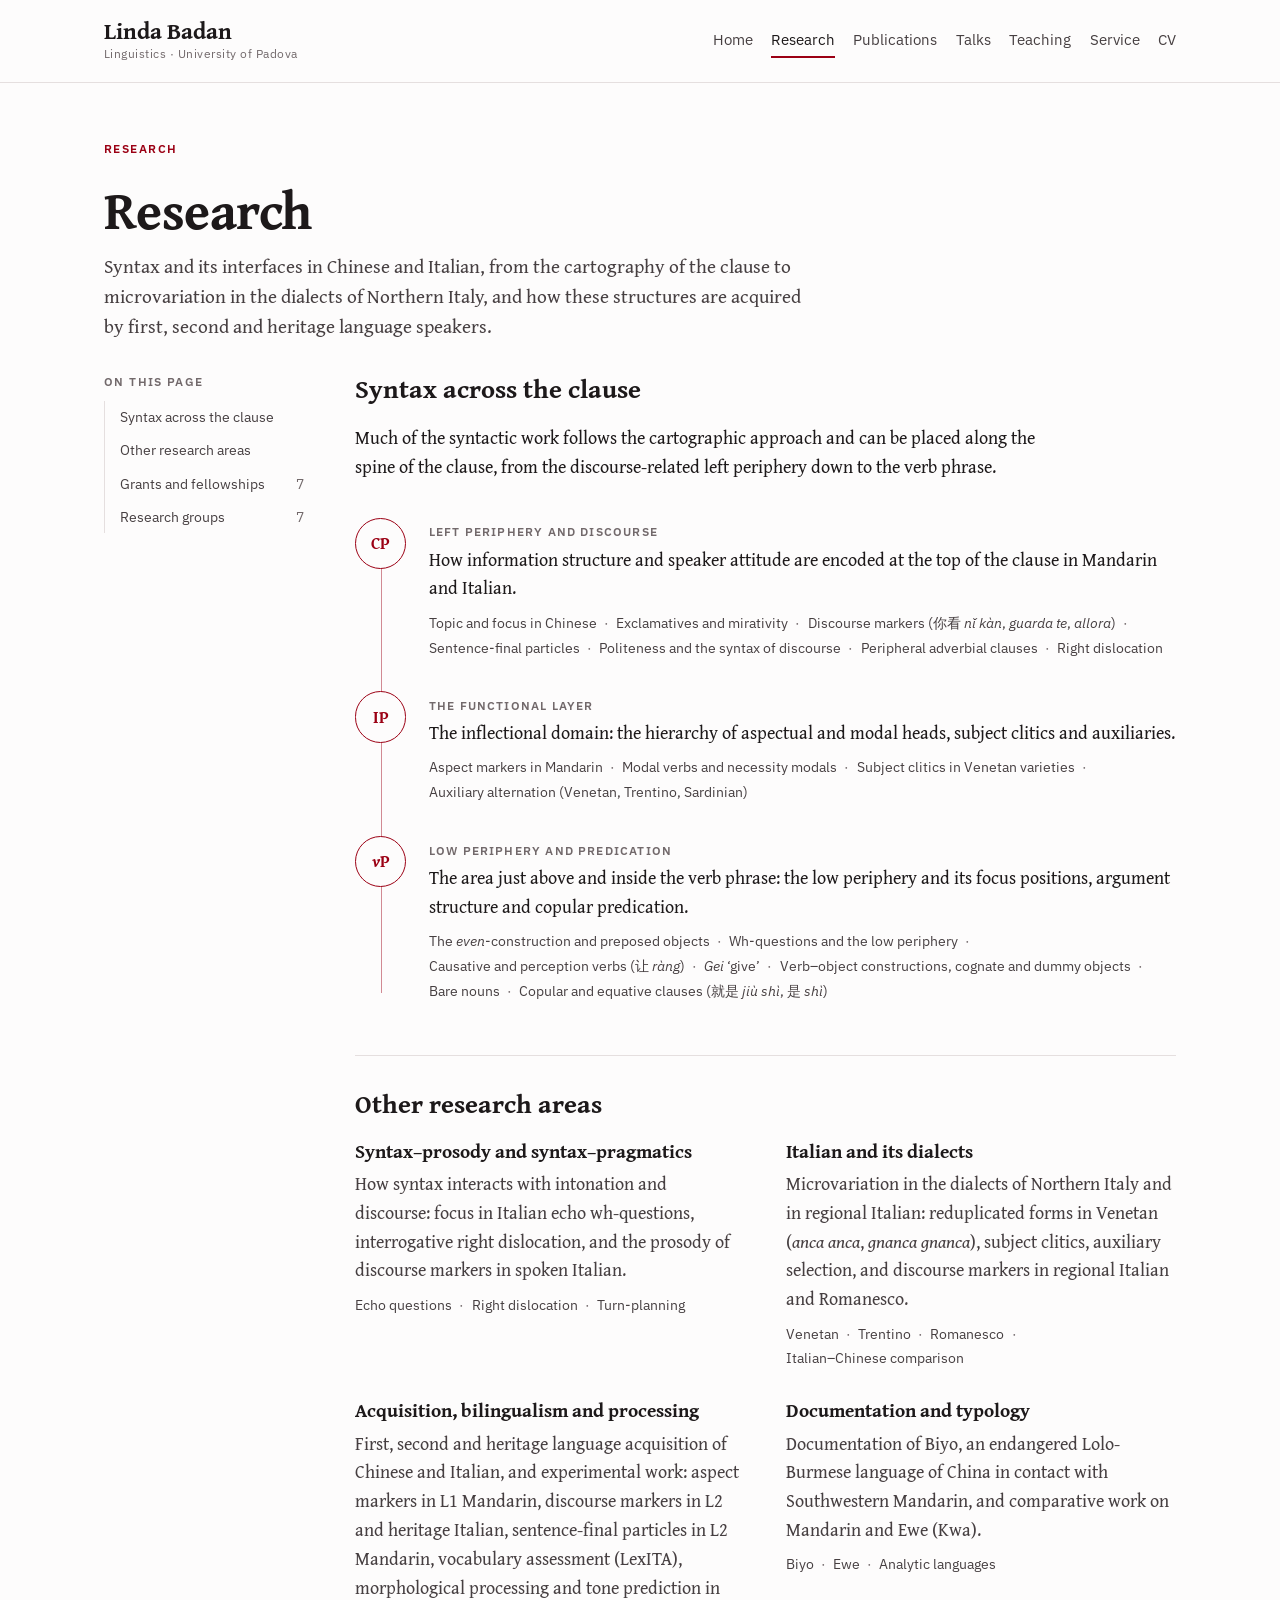
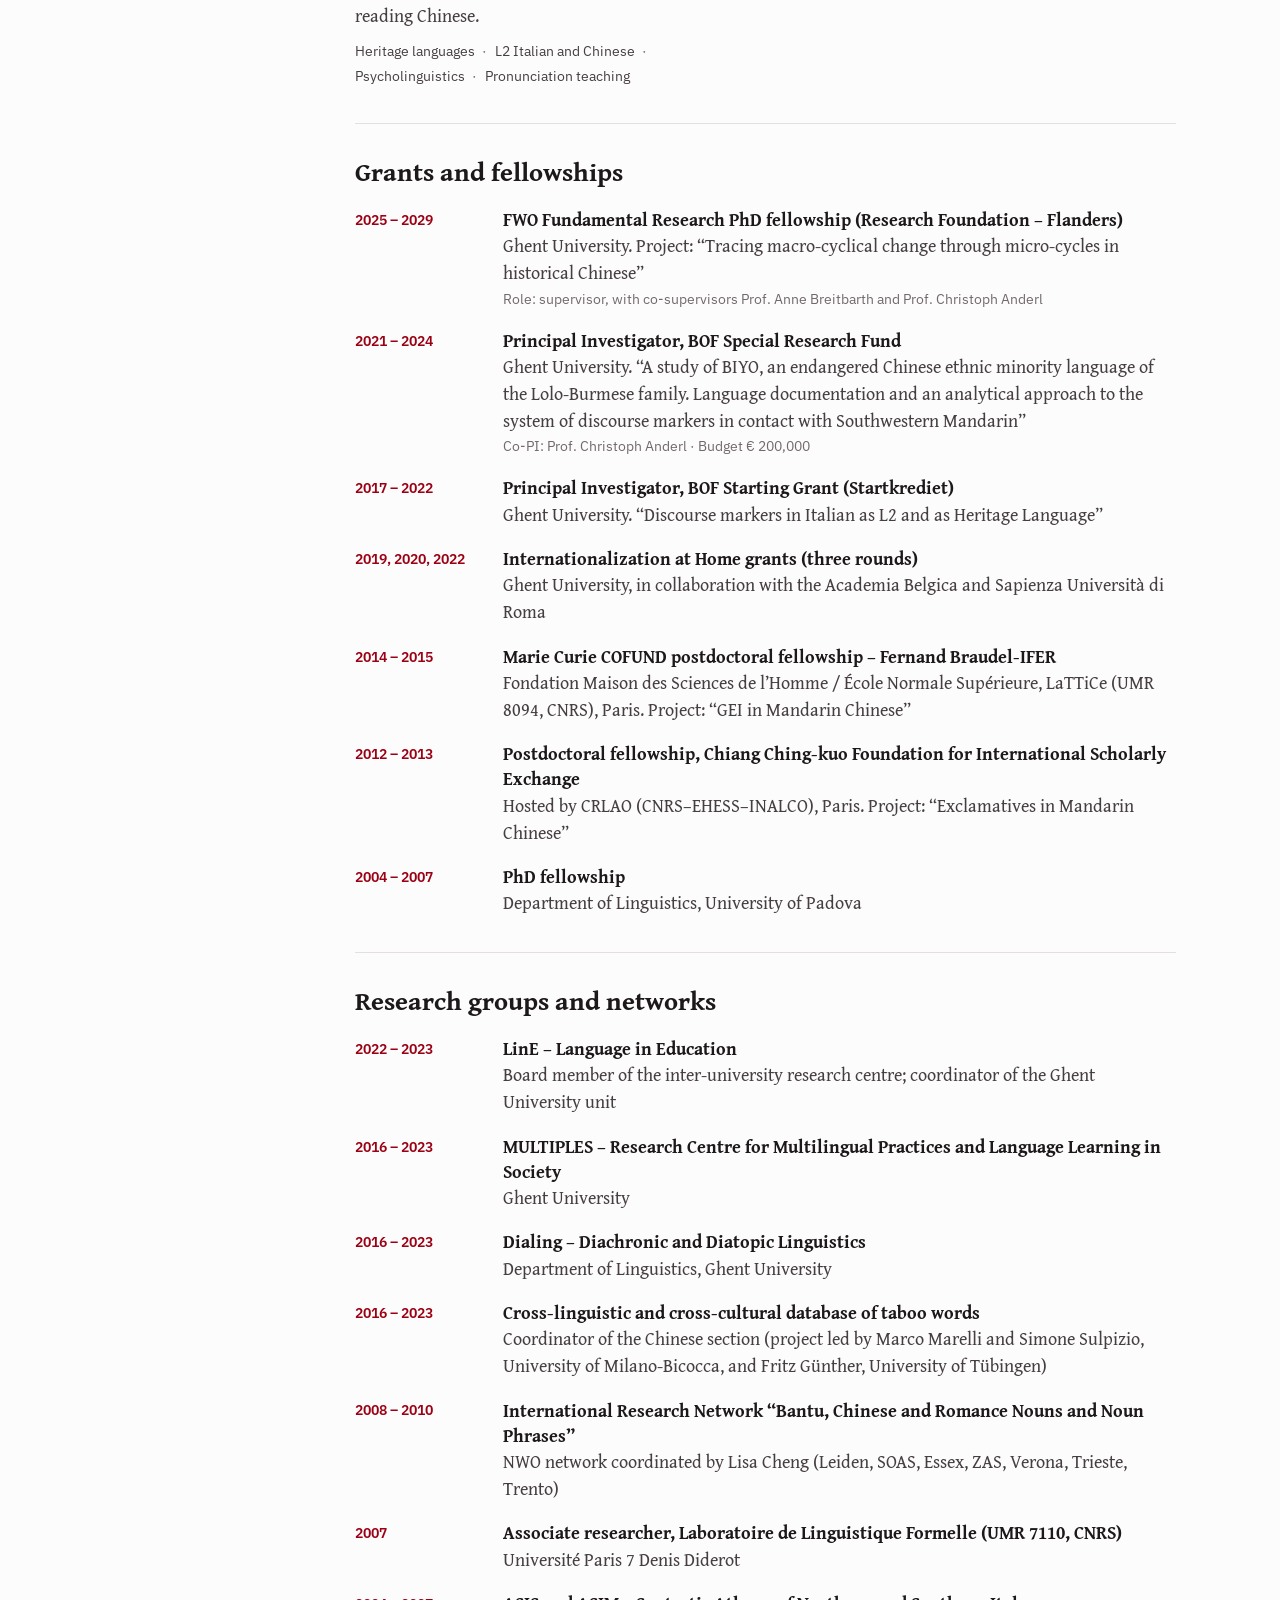
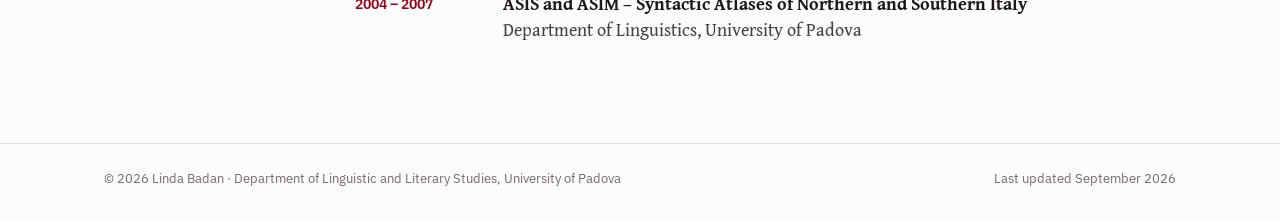
<file: research.html>
<!doctype html>
<html lang="en">
<head>
<meta charset="utf-8">
<meta name="viewport" content="width=device-width, initial-scale=1, viewport-fit=cover">
<title>Research · Linda Badan</title>
<meta name="description" content="Research areas, grants and research groups of Linda Badan (University of Padova).">
<meta name="author" content="Linda Badan">
<link rel="canonical" href="https://lindabadan.github.io/research.html">
<meta property="og:title" content="Research · Linda Badan">
<meta property="og:description" content="Research areas, grants and research groups of Linda Badan (University of Padova).">
<meta property="og:type" content="website">
<meta property="og:url" content="https://lindabadan.github.io/research.html">
<link rel="icon" href="assets/favicon.svg" type="image/svg+xml">
<link rel="preconnect" href="https://fonts.googleapis.com">
<link rel="preconnect" href="https://fonts.gstatic.com" crossorigin>
<link rel="stylesheet" href="https://fonts.googleapis.com/css2?family=Gentium+Book+Plus:ital,wght@0,400;0,700;1,400;1,700&family=IBM+Plex+Sans:wght@400;500;600&display=swap">
<link rel="stylesheet" href="https://fonts.googleapis.com/css2?family=Noto+Serif+SC:wght@400;700&text=%E4%B9%9F%E4%BA%BA%E4%BD%A0%E5%91%B3%E5%B0%B1%E6%84%9F%E6%88%90%E6%8A%A5%E6%97%A5%E6%98%AF%E6%B0%91%E7%9C%8B%E8%AE%A9%E8%AF%AD&display=swap">
<link rel="stylesheet" href="assets/style.css">
</head>
<body>
<a class="skip" href="#main">Skip to content</a>
<header class="masthead">
  <div class="wrap">
    <a class="brand" href="./"><span class="brand-name">Linda Badan</span><span class="brand-sub">Linguistics · University of Padova</span></a>
    <nav class="nav" aria-label="Main"><a href="./">Home</a><a href="research.html" aria-current="page">Research</a><a href="publications.html">Publications</a><a href="talks.html">Talks</a><a href="teaching.html">Teaching</a><a href="service.html">Service</a><a href="cv.html">CV</a></nav>
  </div>
</header>
<main id="main">
<div class="wrap">
<header class="page-head"><p class="eyebrow">Research</p><h1>Research</h1><p class="lede">Syntax and its interfaces in Chinese and Italian, from the cartography of the clause to microvariation in the dialects of Northern Italy, and how these structures are acquired by first, second and heritage language speakers.</p></header>
<div class="page">
<nav class="page-index" aria-label="On this page"><p class="label">On this page</p><ol><li><a href="#map"><span>Syntax across the clause</span></a></li><li><a href="#areas"><span>Other research areas</span></a></li><li><a href="#grants"><span>Grants and fellowships</span><span class="n">7</span></a></li><li><a href="#groups"><span>Research groups</span><span class="n">7</span></a></li></ol></nav>
<div class="page-body">

<section class="section" id="map">
  <h2>Syntax across the clause</h2>
  <p class="prose intro-note">Much of the syntactic work follows the cartographic approach and can be placed along the spine of the clause, from the discourse-related left periphery down to the verb phrase.</p>
  <ol class="spine">
    <li class="layer">
      <span class="node">CP</span>
      <div class="layer-body">
        <p class="label">Left periphery and discourse</p>
        <p>How information structure and speaker attitude are encoded at the top of the clause in Mandarin and Italian.</p>
        <ul class="topics">
          <li>Topic and focus in Chinese</li><li>Exclamatives and mirativity</li><li>Discourse markers (你看 <em>nǐ kàn</em>, <em>guarda te</em>, <em>allora</em>)</li><li>Sentence-final particles</li><li>Politeness and the syntax of discourse</li><li>Peripheral adverbial clauses</li><li>Right dislocation</li>
        </ul>
      </div>
    </li>
    <li class="layer">
      <span class="node">IP</span>
      <div class="layer-body">
        <p class="label">The functional layer</p>
        <p>The inflectional domain: the hierarchy of aspectual and modal heads, subject clitics and auxiliaries.</p>
        <ul class="topics">
          <li>Aspect markers in Mandarin</li><li>Modal verbs and necessity modals</li><li>Subject clitics in Venetan varieties</li><li>Auxiliary alternation (Venetan, Trentino, Sardinian)</li>
        </ul>
      </div>
    </li>
    <li class="layer">
      <span class="node"><span><i>v</i>P</span></span>
      <div class="layer-body">
        <p class="label">Low periphery and predication</p>
        <p>The area just above and inside the verb phrase: the low periphery and its focus positions, argument structure and copular predication.</p>
        <ul class="topics">
          <li>The <em>even</em>-construction and preposed objects</li><li>Wh-questions and the low periphery</li><li>Causative and perception verbs (让 <em>ràng</em>)</li><li><em>Gei</em> ‘give’</li><li>Verb–object constructions, cognate and dummy objects</li><li>Bare nouns</li><li>Copular and equative clauses (就是 <em>jiù shì</em>, 是 <em>shì</em>)</li>
        </ul>
      </div>
    </li>
  </ol>
</section>

<section class="section" id="areas">
  <h2>Other research areas</h2>
  <div class="areas">
    <div class="area">
      <h3>Syntax–prosody and syntax–pragmatics</h3>
      <p>How syntax interacts with intonation and discourse: focus in Italian echo wh-questions, interrogative right dislocation, and the prosody of discourse markers in spoken Italian.</p>
      <ul class="topics"><li>Echo questions</li><li>Right dislocation</li><li>Turn-planning</li></ul>
    </div>
    <div class="area">
      <h3>Italian and its dialects</h3>
      <p>Microvariation in the dialects of Northern Italy and in regional Italian: reduplicated forms in Venetan (<em>anca anca</em>, <em>gnanca gnanca</em>), subject clitics, auxiliary selection, and discourse markers in regional Italian and Romanesco.</p>
      <ul class="topics"><li>Venetan</li><li>Trentino</li><li>Romanesco</li><li>Italian–Chinese comparison</li></ul>
    </div>
    <div class="area">
      <h3>Acquisition, bilingualism and processing</h3>
      <p>First, second and heritage language acquisition of Chinese and Italian, and experimental work: aspect markers in L1 Mandarin, discourse markers in L2 and heritage Italian, sentence-final particles in L2 Mandarin, vocabulary assessment (LexITA), morphological processing and tone prediction in reading Chinese.</p>
      <ul class="topics"><li>Heritage languages</li><li>L2 Italian and Chinese</li><li>Psycholinguistics</li><li>Pronunciation teaching</li></ul>
    </div>
    <div class="area">
      <h3>Documentation and typology</h3>
      <p>Documentation of Biyo, an endangered Lolo-Burmese language of China in contact with Southwestern Mandarin, and comparative work on Mandarin and Ewe (Kwa).</p>
      <ul class="topics"><li>Biyo</li><li>Ewe</li><li>Analytic languages</li></ul>
    </div>
  </div>
</section>

<section class="section" id="grants">
  <h2>Grants and fellowships</h2>
  <ul class="timeline">
    <li><span class="period">2025 – 2029</span><div><p class="what">FWO Fundamental Research PhD fellowship (Research Foundation – Flanders)</p><p class="where">Ghent University. Project: “Tracing macro-cyclical change through micro-cycles in historical Chinese”</p><p class="meta">Role: supervisor, with co-supervisors Prof. Anne Breitbarth and Prof. Christoph Anderl</p></div></li>
    <li><span class="period">2021 – 2024</span><div><p class="what">Principal Investigator, BOF Special Research Fund</p><p class="where">Ghent University. “A study of BIYO, an endangered Chinese ethnic minority language of the Lolo-Burmese family. Language documentation and an analytical approach to the system of discourse markers in contact with Southwestern Mandarin”</p><p class="meta">Co-PI: Prof. Christoph Anderl · Budget € 200,000</p></div></li>
    <li><span class="period">2017 – 2022</span><div><p class="what">Principal Investigator, BOF Starting Grant (Startkrediet)</p><p class="where">Ghent University. “Discourse markers in Italian as L2 and as Heritage Language”</p></div></li>
    <li><span class="period">2019, 2020, 2022</span><div><p class="what">Internationalization at Home grants (three rounds)</p><p class="where">Ghent University, in collaboration with the Academia Belgica and Sapienza Università di Roma</p></div></li>
    <li><span class="period">2014 – 2015</span><div><p class="what">Marie Curie COFUND postdoctoral fellowship – Fernand Braudel-IFER</p><p class="where">Fondation Maison des Sciences de l’Homme / École Normale Supérieure, LaTTiCe (UMR 8094, CNRS), Paris. Project: “GEI in Mandarin Chinese”</p></div></li>
    <li><span class="period">2012 – 2013</span><div><p class="what">Postdoctoral fellowship, Chiang Ching-kuo Foundation for International Scholarly Exchange</p><p class="where">Hosted by CRLAO (CNRS–EHESS–INALCO), Paris. Project: “Exclamatives in Mandarin Chinese”</p></div></li>
    <li><span class="period">2004 – 2007</span><div><p class="what">PhD fellowship</p><p class="where">Department of Linguistics, University of Padova</p></div></li>
  </ul>
</section>

<section class="section" id="groups">
  <h2>Research groups and networks</h2>
  <ul class="timeline">
    <li><span class="period">2022 – 2023</span><div><p class="what">LinE – Language in Education</p><p class="where">Board member of the inter-university research centre; coordinator of the Ghent University unit</p></div></li>
    <li><span class="period">2016 – 2023</span><div><p class="what">MULTIPLES – Research Centre for Multilingual Practices and Language Learning in Society</p><p class="where">Ghent University</p></div></li>
    <li><span class="period">2016 – 2023</span><div><p class="what">Dialing – Diachronic and Diatopic Linguistics</p><p class="where">Department of Linguistics, Ghent University</p></div></li>
    <li><span class="period">2016 – 2023</span><div><p class="what">Cross-linguistic and cross-cultural database of taboo words</p><p class="where">Coordinator of the Chinese section (project led by Marco Marelli and Simone Sulpizio, University of Milano-Bicocca, and Fritz Günther, University of Tübingen)</p></div></li>
    <li><span class="period">2008 – 2010</span><div><p class="what">International Research Network “Bantu, Chinese and Romance Nouns and Noun Phrases”</p><p class="where">NWO network coordinated by Lisa Cheng (Leiden, SOAS, Essex, ZAS, Verona, Trieste, Trento)</p></div></li>
    <li><span class="period">2007</span><div><p class="what">Associate researcher, Laboratoire de Linguistique Formelle (UMR 7110, CNRS)</p><p class="where">Université Paris 7 Denis Diderot</p></div></li>
    <li><span class="period">2004 – 2007</span><div><p class="what">ASIS and ASIM – Syntactic Atlases of Northern and Southern Italy</p><p class="where">Department of Linguistics, University of Padova</p></div></li>
  </ul>
</section>

</div>
</div>
</div>
</main>
<footer class="footer">
  <div class="wrap">
    <span>© 2026 Linda Badan · Department of Linguistic and Literary Studies, University of Padova</span>
    <span>Last updated September 2026</span>
  </div>
</footer>
<script src="assets/site.js" defer></script>
</body>
</html>
</file>
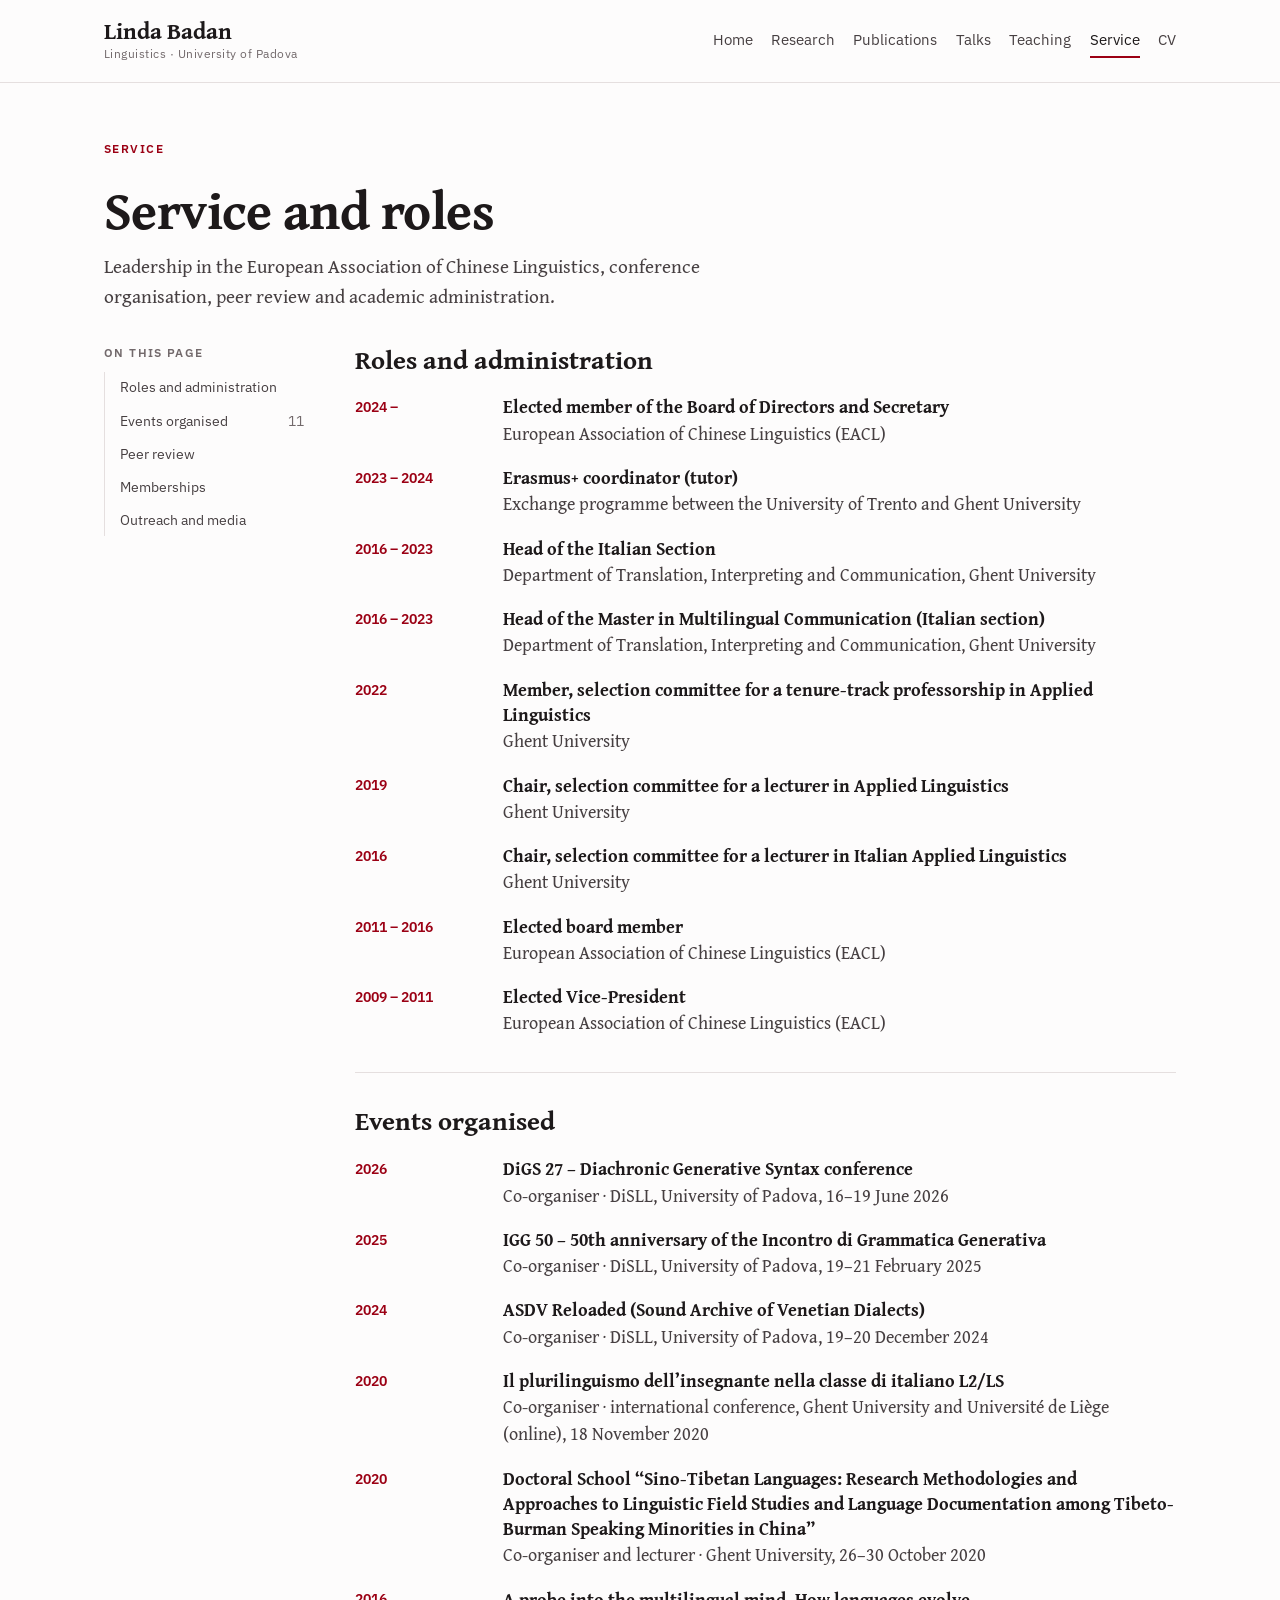
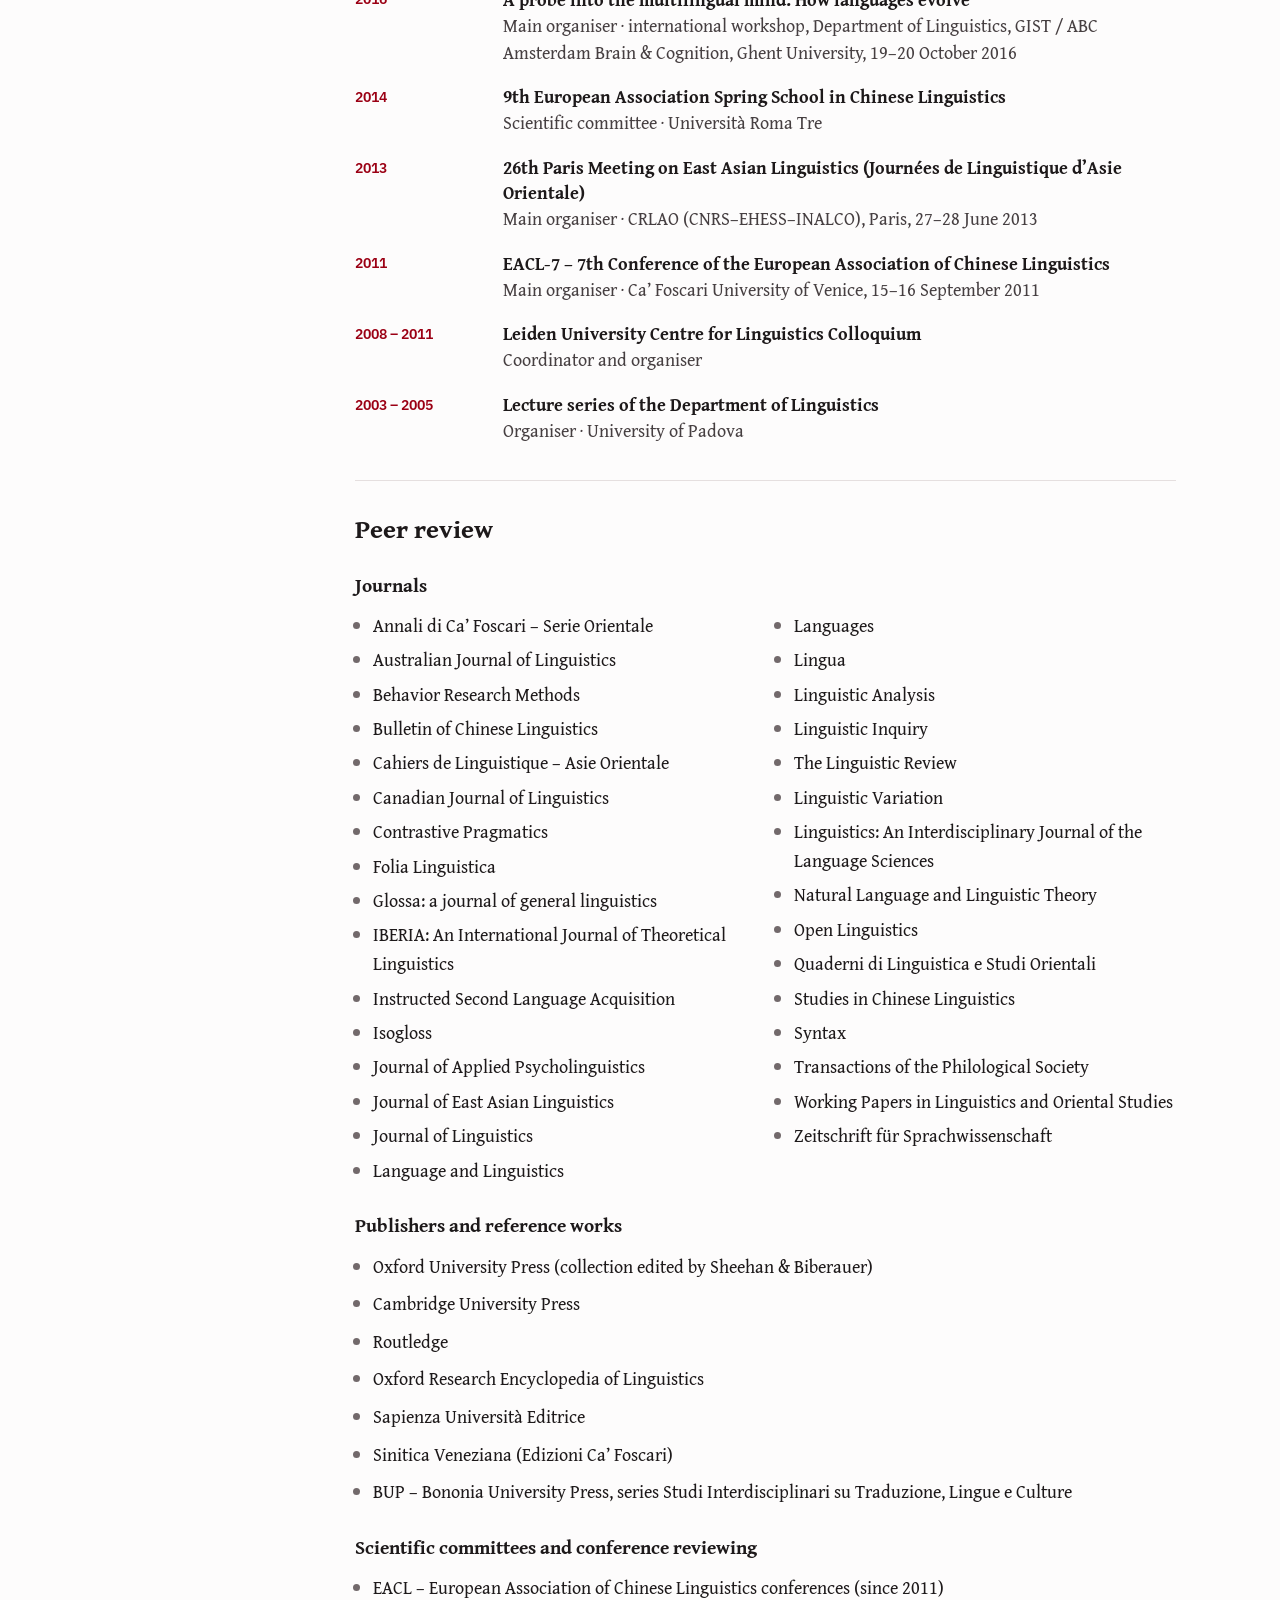
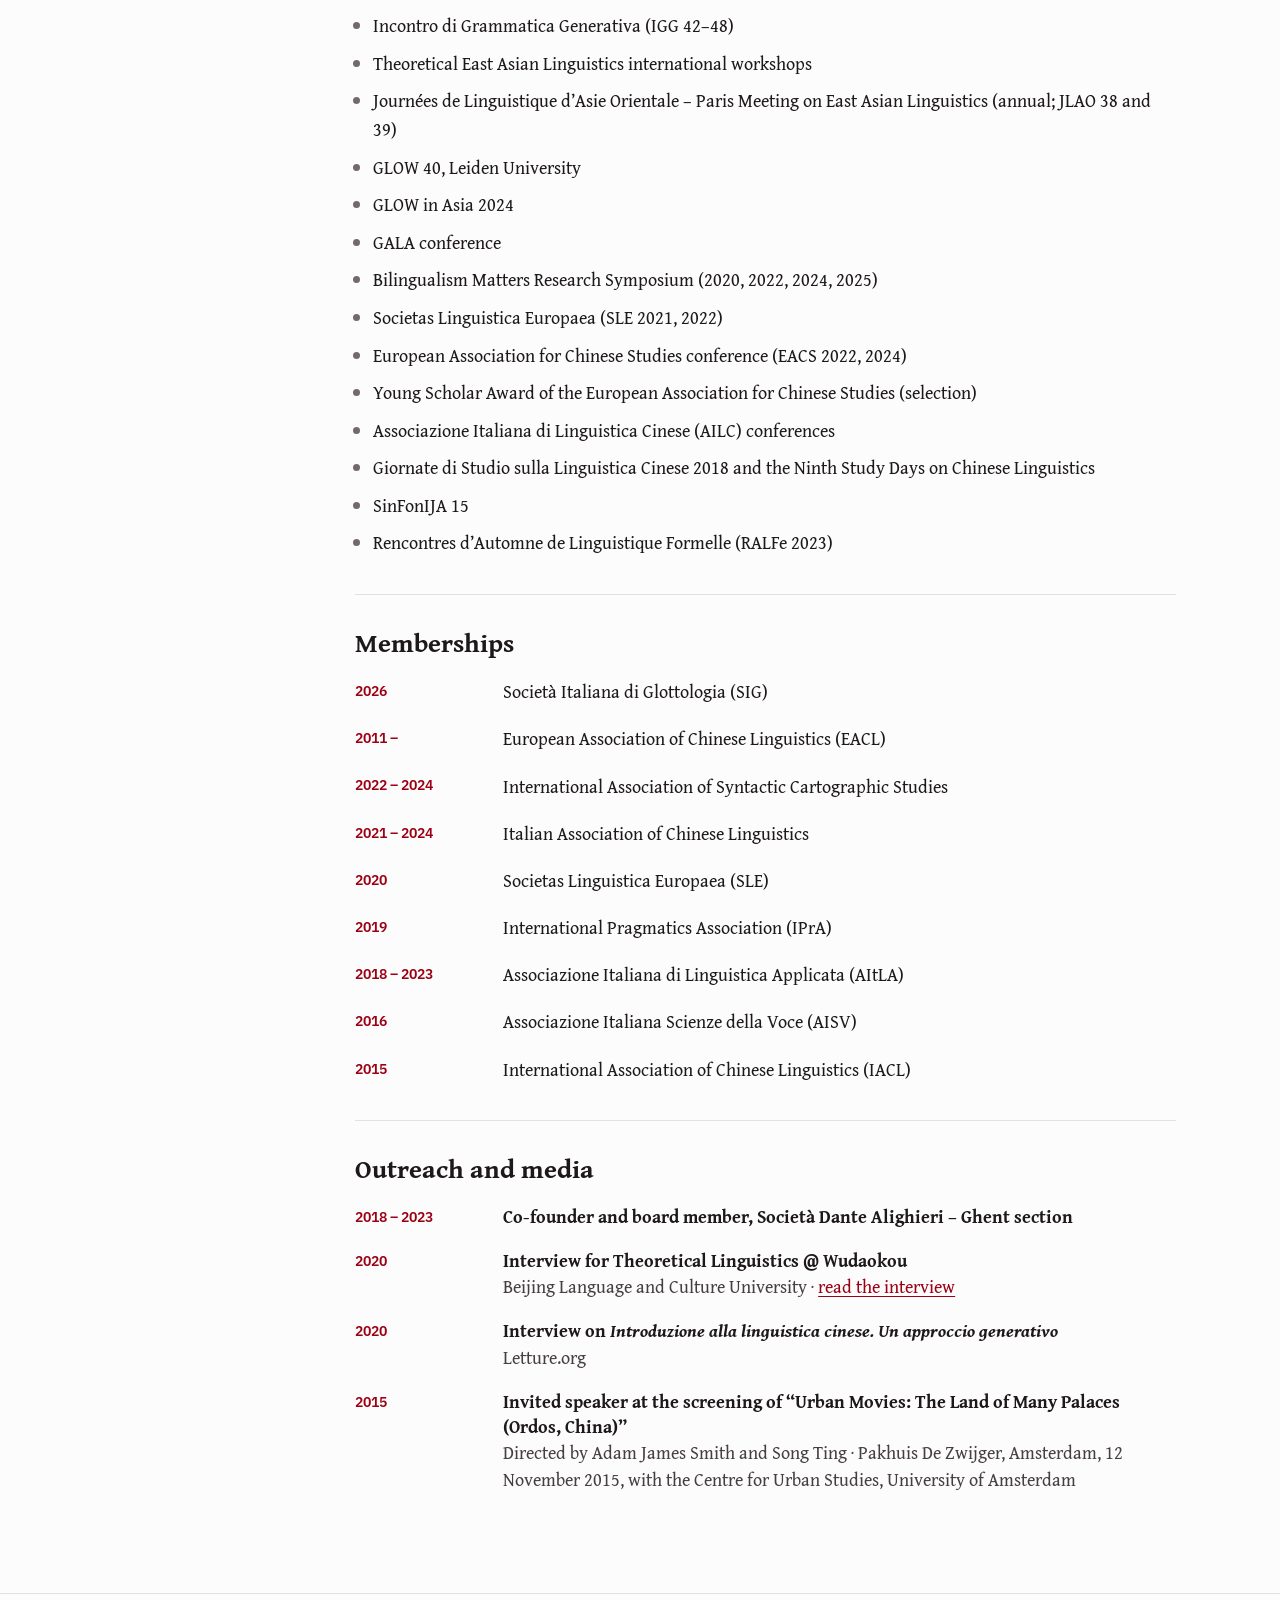
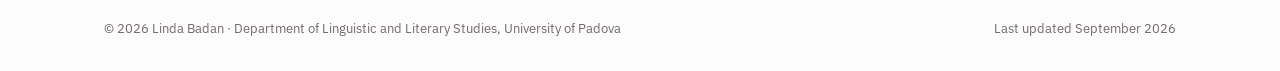
<file: service.html>
<!doctype html>
<html lang="en">
<head>
<meta charset="utf-8">
<meta name="viewport" content="width=device-width, initial-scale=1, viewport-fit=cover">
<title>Service · Linda Badan</title>
<meta name="description" content="Roles, events organised, peer review and memberships of Linda Badan.">
<meta name="author" content="Linda Badan">
<link rel="canonical" href="https://lindabadan.github.io/service.html">
<meta property="og:title" content="Service · Linda Badan">
<meta property="og:description" content="Roles, events organised, peer review and memberships of Linda Badan.">
<meta property="og:type" content="website">
<meta property="og:url" content="https://lindabadan.github.io/service.html">
<link rel="icon" href="assets/favicon.svg" type="image/svg+xml">
<link rel="preconnect" href="https://fonts.googleapis.com">
<link rel="preconnect" href="https://fonts.gstatic.com" crossorigin>
<link rel="stylesheet" href="https://fonts.googleapis.com/css2?family=Gentium+Book+Plus:ital,wght@0,400;0,700;1,400;1,700&family=IBM+Plex+Sans:wght@400;500;600&display=swap">
<link rel="stylesheet" href="https://fonts.googleapis.com/css2?family=Noto+Serif+SC:wght@400;700&text=%E4%B9%9F%E4%BA%BA%E4%BD%A0%E5%91%B3%E5%B0%B1%E6%84%9F%E6%88%90%E6%8A%A5%E6%97%A5%E6%98%AF%E6%B0%91%E7%9C%8B%E8%AE%A9%E8%AF%AD&display=swap">
<link rel="stylesheet" href="assets/style.css">
</head>
<body>
<a class="skip" href="#main">Skip to content</a>
<header class="masthead">
  <div class="wrap">
    <a class="brand" href="./"><span class="brand-name">Linda Badan</span><span class="brand-sub">Linguistics · University of Padova</span></a>
    <nav class="nav" aria-label="Main"><a href="./">Home</a><a href="research.html">Research</a><a href="publications.html">Publications</a><a href="talks.html">Talks</a><a href="teaching.html">Teaching</a><a href="service.html" aria-current="page">Service</a><a href="cv.html">CV</a></nav>
  </div>
</header>
<main id="main">
<div class="wrap">
<header class="page-head"><p class="eyebrow">Service</p><h1>Service and roles</h1><p class="lede">Leadership in the European Association of Chinese Linguistics, conference organisation, peer review and academic administration.</p></header>
<div class="page">
<nav class="page-index" aria-label="On this page"><p class="label">On this page</p><ol><li><a href="#roles"><span>Roles and administration</span></a></li><li><a href="#events"><span>Events organised</span><span class="n">11</span></a></li><li><a href="#review"><span>Peer review</span></a></li><li><a href="#memberships"><span>Memberships</span></a></li><li><a href="#outreach"><span>Outreach and media</span></a></li></ol></nav>
<div class="page-body">

<section class="section" id="roles">
  <h2>Roles and administration</h2>
  <ul class="timeline">
    <li><span class="period">2024 –</span><div><p class="what">Elected member of the Board of Directors and Secretary</p><p class="where">European Association of Chinese Linguistics (EACL)</p></div></li>
    <li><span class="period">2023 – 2024</span><div><p class="what">Erasmus+ coordinator (tutor)</p><p class="where">Exchange programme between the University of Trento and Ghent University</p></div></li>
    <li><span class="period">2016 – 2023</span><div><p class="what">Head of the Italian Section</p><p class="where">Department of Translation, Interpreting and Communication, Ghent University</p></div></li>
    <li><span class="period">2016 – 2023</span><div><p class="what">Head of the Master in Multilingual Communication (Italian section)</p><p class="where">Department of Translation, Interpreting and Communication, Ghent University</p></div></li>
    <li><span class="period">2022</span><div><p class="what">Member, selection committee for a tenure-track professorship in Applied Linguistics</p><p class="where">Ghent University</p></div></li>
    <li><span class="period">2019</span><div><p class="what">Chair, selection committee for a lecturer in Applied Linguistics</p><p class="where">Ghent University</p></div></li>
    <li><span class="period">2016</span><div><p class="what">Chair, selection committee for a lecturer in Italian Applied Linguistics</p><p class="where">Ghent University</p></div></li>
    <li><span class="period">2011 – 2016</span><div><p class="what">Elected board member</p><p class="where">European Association of Chinese Linguistics (EACL)</p></div></li>
    <li><span class="period">2009 – 2011</span><div><p class="what">Elected Vice-President</p><p class="where">European Association of Chinese Linguistics (EACL)</p></div></li>
  </ul>
</section>

<section class="section" id="events">
  <h2>Events organised</h2>
  <ul class="timeline">
    <li><span class="period">2026</span><div><p class="what">DiGS 27 – Diachronic Generative Syntax conference</p><p class="where">Co-organiser · DiSLL, University of Padova, 16–19 June 2026</p></div></li>
    <li><span class="period">2025</span><div><p class="what">IGG 50 – 50th anniversary of the Incontro di Grammatica Generativa</p><p class="where">Co-organiser · DiSLL, University of Padova, 19–21 February 2025</p></div></li>
    <li><span class="period">2024</span><div><p class="what">ASDV Reloaded (Sound Archive of Venetian Dialects)</p><p class="where">Co-organiser · DiSLL, University of Padova, 19–20 December 2024</p></div></li>
    <li><span class="period">2020</span><div><p class="what">Il plurilinguismo dell’insegnante nella classe di italiano L2/LS</p><p class="where">Co-organiser · international conference, Ghent University and Université de Liège (online), 18 November 2020</p></div></li>
    <li><span class="period">2020</span><div><p class="what">Doctoral School “Sino-Tibetan Languages: Research Methodologies and Approaches to Linguistic Field Studies and Language Documentation among Tibeto-Burman Speaking Minorities in China”</p><p class="where">Co-organiser and lecturer · Ghent University, 26–30 October 2020</p></div></li>
    <li><span class="period">2016</span><div><p class="what">A probe into the multilingual mind. How languages evolve</p><p class="where">Main organiser · international workshop, Department of Linguistics, GIST / ABC Amsterdam Brain &amp; Cognition, Ghent University, 19–20 October 2016</p></div></li>
    <li><span class="period">2014</span><div><p class="what">9th European Association Spring School in Chinese Linguistics</p><p class="where">Scientific committee · Università Roma Tre</p></div></li>
    <li><span class="period">2013</span><div><p class="what">26th Paris Meeting on East Asian Linguistics (Journées de Linguistique d’Asie Orientale)</p><p class="where">Main organiser · CRLAO (CNRS–EHESS–INALCO), Paris, 27–28 June 2013</p></div></li>
    <li><span class="period">2011</span><div><p class="what">EACL-7 – 7th Conference of the European Association of Chinese Linguistics</p><p class="where">Main organiser · Ca’ Foscari University of Venice, 15–16 September 2011</p></div></li>
    <li><span class="period">2008 – 2011</span><div><p class="what">Leiden University Centre for Linguistics Colloquium</p><p class="where">Coordinator and organiser</p></div></li>
    <li><span class="period">2003 – 2005</span><div><p class="what">Lecture series of the Department of Linguistics</p><p class="where">Organiser · University of Padova</p></div></li>
  </ul>
</section>

<section class="section" id="review">
  <h2>Peer review</h2>
  <div class="sub"><h3>Journals</h3><ul class="cols"><li>Annali di Ca’ Foscari – Serie Orientale</li><li>Australian Journal of Linguistics</li><li>Behavior Research Methods</li><li>Bulletin of Chinese Linguistics</li><li>Cahiers de Linguistique – Asie Orientale</li><li>Canadian Journal of Linguistics</li><li>Contrastive Pragmatics</li><li>Folia Linguistica</li><li>Glossa: a journal of general linguistics</li><li>IBERIA: An International Journal of Theoretical Linguistics</li><li>Instructed Second Language Acquisition</li><li>Isogloss</li><li>Journal of Applied Psycholinguistics</li><li>Journal of East Asian Linguistics</li><li>Journal of Linguistics</li><li>Language and Linguistics</li><li>Languages</li><li>Lingua</li><li>Linguistic Analysis</li><li>Linguistic Inquiry</li><li>The Linguistic Review</li><li>Linguistic Variation</li><li>Linguistics: An Interdisciplinary Journal of the Language Sciences</li><li>Natural Language and Linguistic Theory</li><li>Open Linguistics</li><li>Quaderni di Linguistica e Studi Orientali</li><li>Studies in Chinese Linguistics</li><li>Syntax</li><li>Transactions of the Philological Society</li><li>Working Papers in Linguistics and Oriental Studies</li><li>Zeitschrift für Sprachwissenschaft</li></ul></div>
  <div class="sub"><h3>Publishers and reference works</h3><ul class="plain-list"><li>Oxford University Press (collection edited by Sheehan &amp; Biberauer)</li><li>Cambridge University Press</li><li>Routledge</li><li>Oxford Research Encyclopedia of Linguistics</li><li>Sapienza Università Editrice</li><li>Sinitica Veneziana (Edizioni Ca’ Foscari)</li><li>BUP – Bononia University Press, series Studi Interdisciplinari su Traduzione, Lingue e Culture</li></ul></div>
  <div class="sub"><h3>Scientific committees and conference reviewing</h3><ul class="plain-list"><li>EACL – European Association of Chinese Linguistics conferences (since 2011)</li><li>Incontro di Grammatica Generativa (IGG 42–48)</li><li>Theoretical East Asian Linguistics international workshops</li><li>Journées de Linguistique d’Asie Orientale – Paris Meeting on East Asian Linguistics (annual; JLAO 38 and 39)</li><li>GLOW 40, Leiden University</li><li>GLOW in Asia 2024</li><li>GALA conference</li><li>Bilingualism Matters Research Symposium (2020, 2022, 2024, 2025)</li><li>Societas Linguistica Europaea (SLE 2021, 2022)</li><li>European Association for Chinese Studies conference (EACS 2022, 2024)</li><li>Young Scholar Award of the European Association for Chinese Studies (selection)</li><li>Associazione Italiana di Linguistica Cinese (AILC) conferences</li><li>Giornate di Studio sulla Linguistica Cinese 2018 and the Ninth Study Days on Chinese Linguistics</li><li>SinFonIJA 15</li><li>Rencontres d’Automne de Linguistique Formelle (RALFe 2023)</li></ul></div>
</section>

<section class="section" id="memberships">
  <h2>Memberships</h2>
  <ul class="timeline">
    <li><span class="period">2026</span><div><p>Società Italiana di Glottologia (SIG)</p></div></li>
    <li><span class="period">2011 –</span><div><p>European Association of Chinese Linguistics (EACL)</p></div></li>
    <li><span class="period">2022 – 2024</span><div><p>International Association of Syntactic Cartographic Studies</p></div></li>
    <li><span class="period">2021 – 2024</span><div><p>Italian Association of Chinese Linguistics</p></div></li>
    <li><span class="period">2020</span><div><p>Societas Linguistica Europaea (SLE)</p></div></li>
    <li><span class="period">2019</span><div><p>International Pragmatics Association (IPrA)</p></div></li>
    <li><span class="period">2018 – 2023</span><div><p>Associazione Italiana di Linguistica Applicata (AItLA)</p></div></li>
    <li><span class="period">2016</span><div><p>Associazione Italiana Scienze della Voce (AISV)</p></div></li>
    <li><span class="period">2015</span><div><p>International Association of Chinese Linguistics (IACL)</p></div></li>
  </ul>
</section>

<section class="section" id="outreach">
  <h2>Outreach and media</h2>
  <ul class="timeline">
    <li><span class="period">2018 – 2023</span><div><p class="what">Co-founder and board member, Società Dante Alighieri – Ghent section</p></div></li>
    <li><span class="period">2020</span><div><p class="what">Interview for Theoretical Linguistics @ Wudaokou</p><p class="where">Beijing Language and Culture University · <a href="https://mp.weixin.qq.com/s/pTnPXp5oTRRwGTiSI17vXA">read the interview</a></p></div></li>
    <li><span class="period">2020</span><div><p class="what">Interview on <em>Introduzione alla linguistica cinese. Un approccio generativo</em></p><p class="where">Letture.org</p></div></li>
    <li><span class="period">2015</span><div><p class="what">Invited speaker at the screening of “Urban Movies: The Land of Many Palaces (Ordos, China)”</p><p class="where">Directed by Adam James Smith and Song Ting · Pakhuis De Zwijger, Amsterdam, 12 November 2015, with the Centre for Urban Studies, University of Amsterdam</p></div></li>
  </ul>
</section>

</div>
</div>
</div>
</main>
<footer class="footer">
  <div class="wrap">
    <span>© 2026 Linda Badan · Department of Linguistic and Literary Studies, University of Padova</span>
    <span>Last updated September 2026</span>
  </div>
</footer>
<script src="assets/site.js" defer></script>
</body>
</html>
</file>
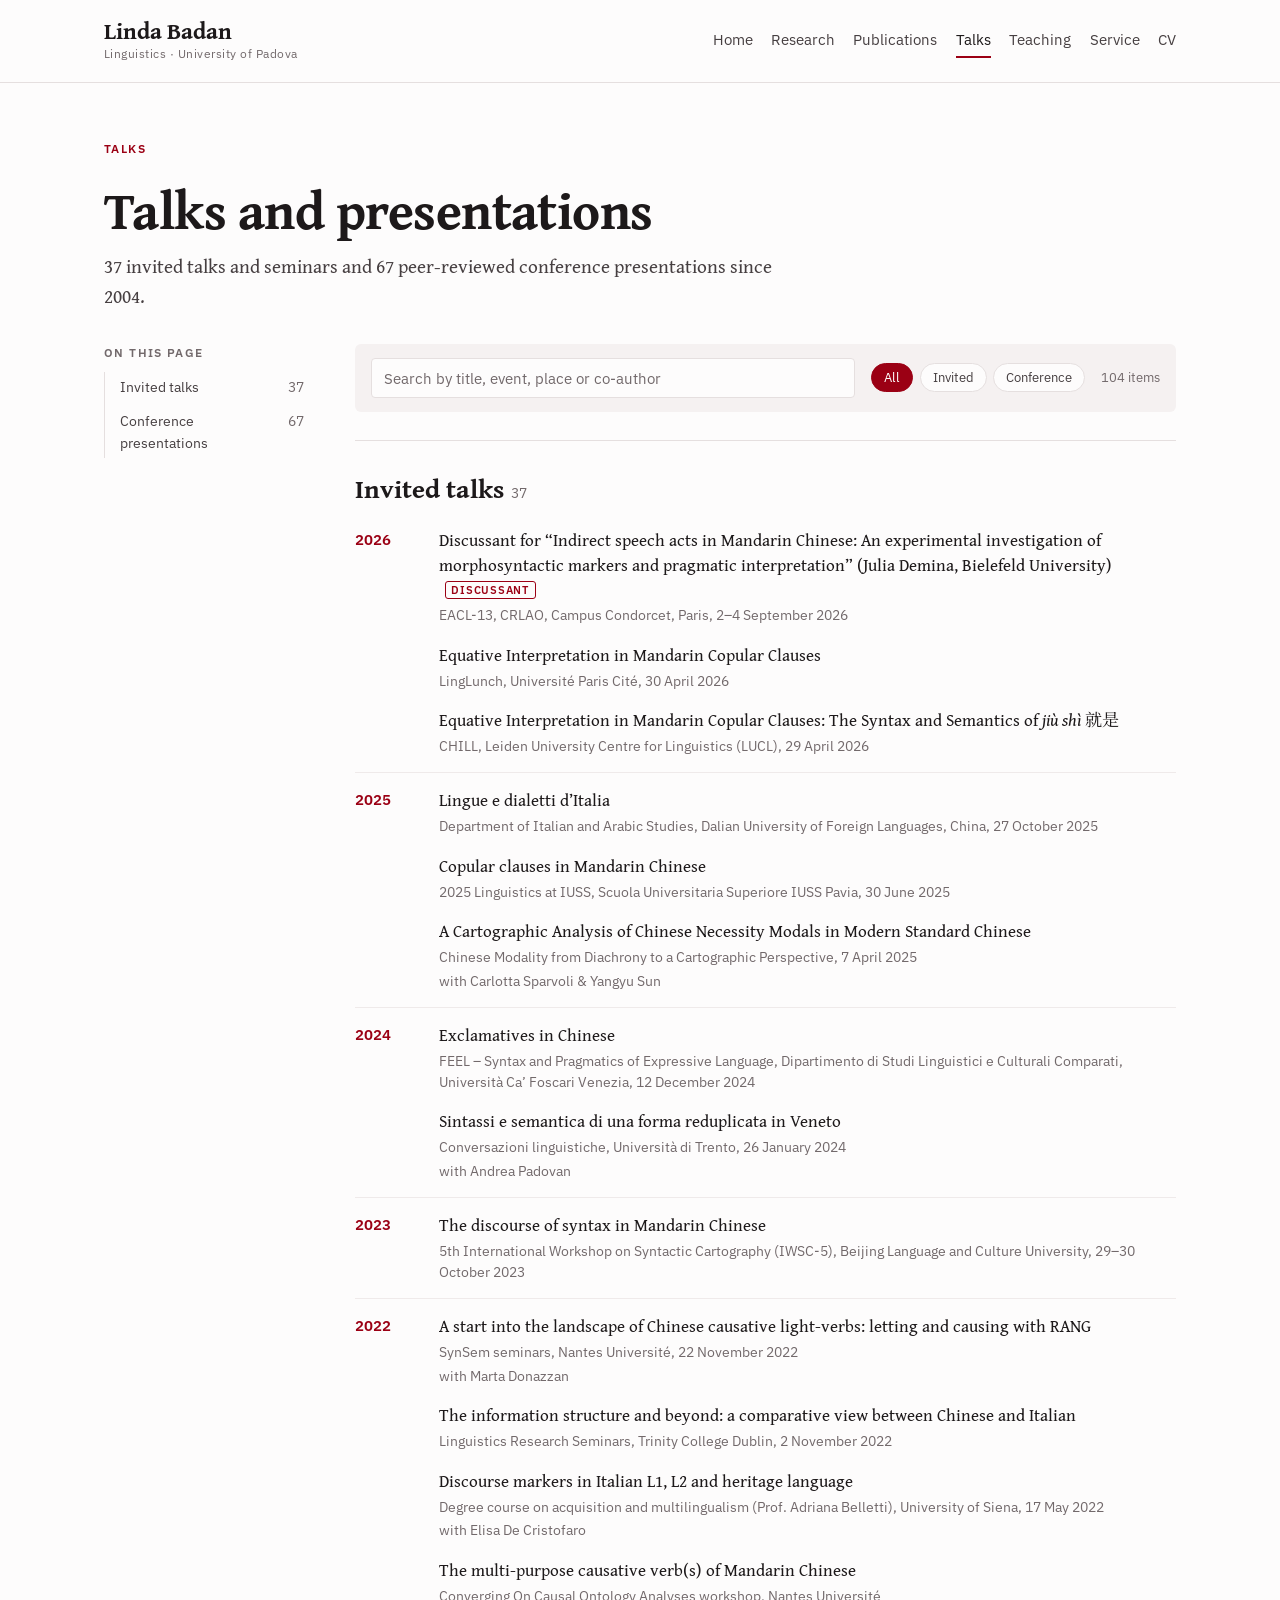
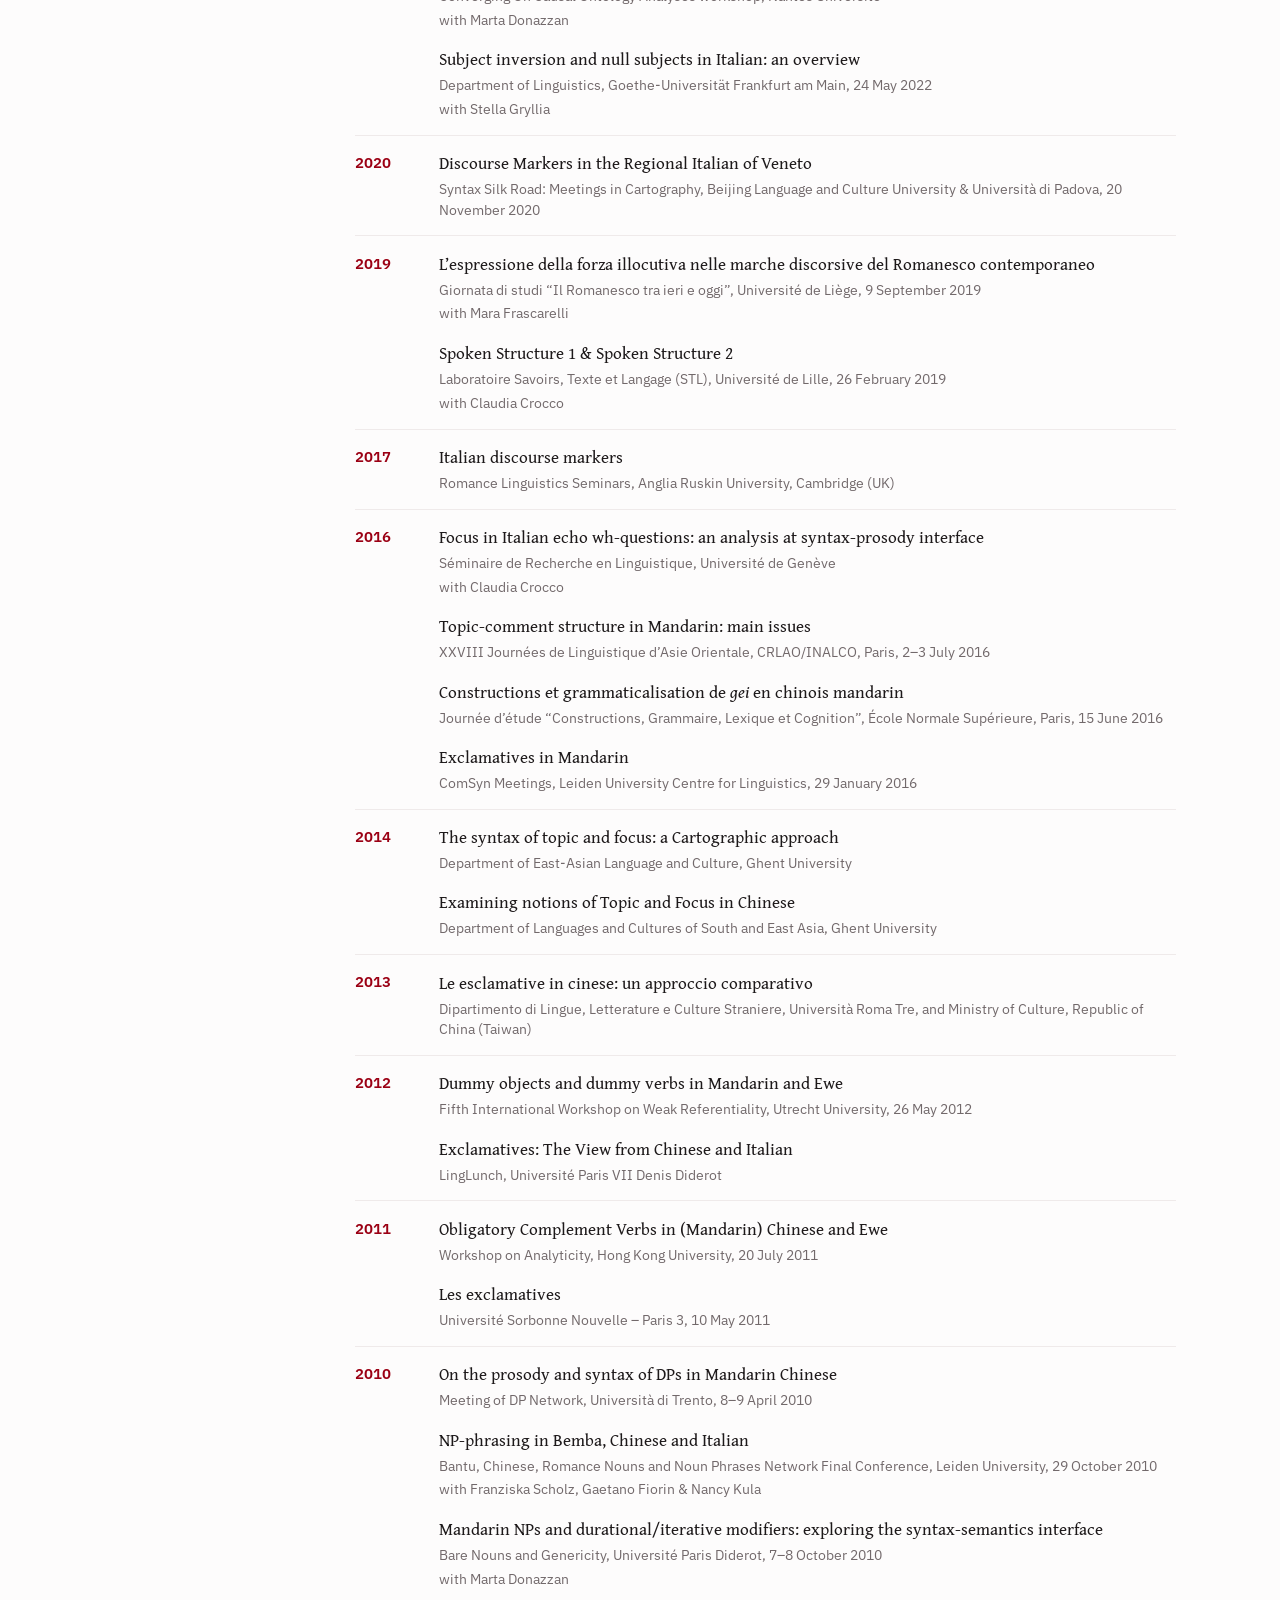
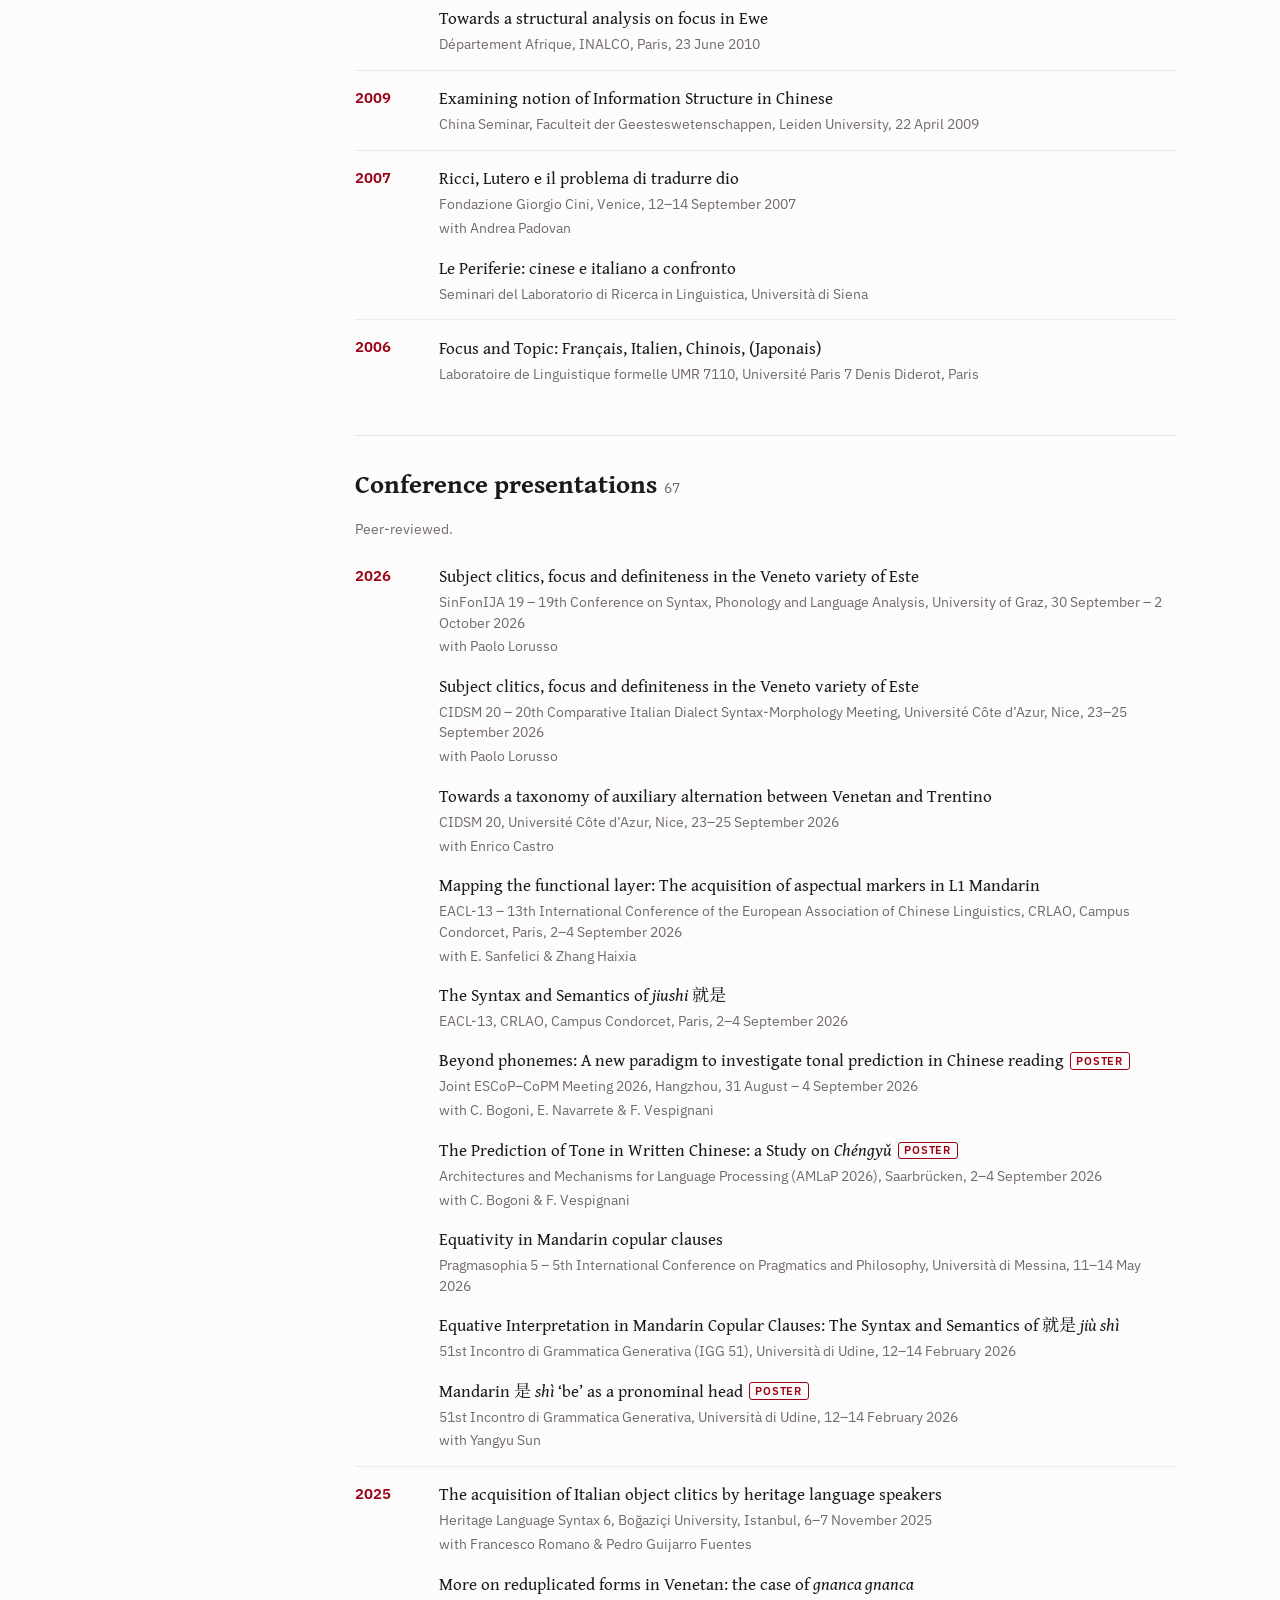
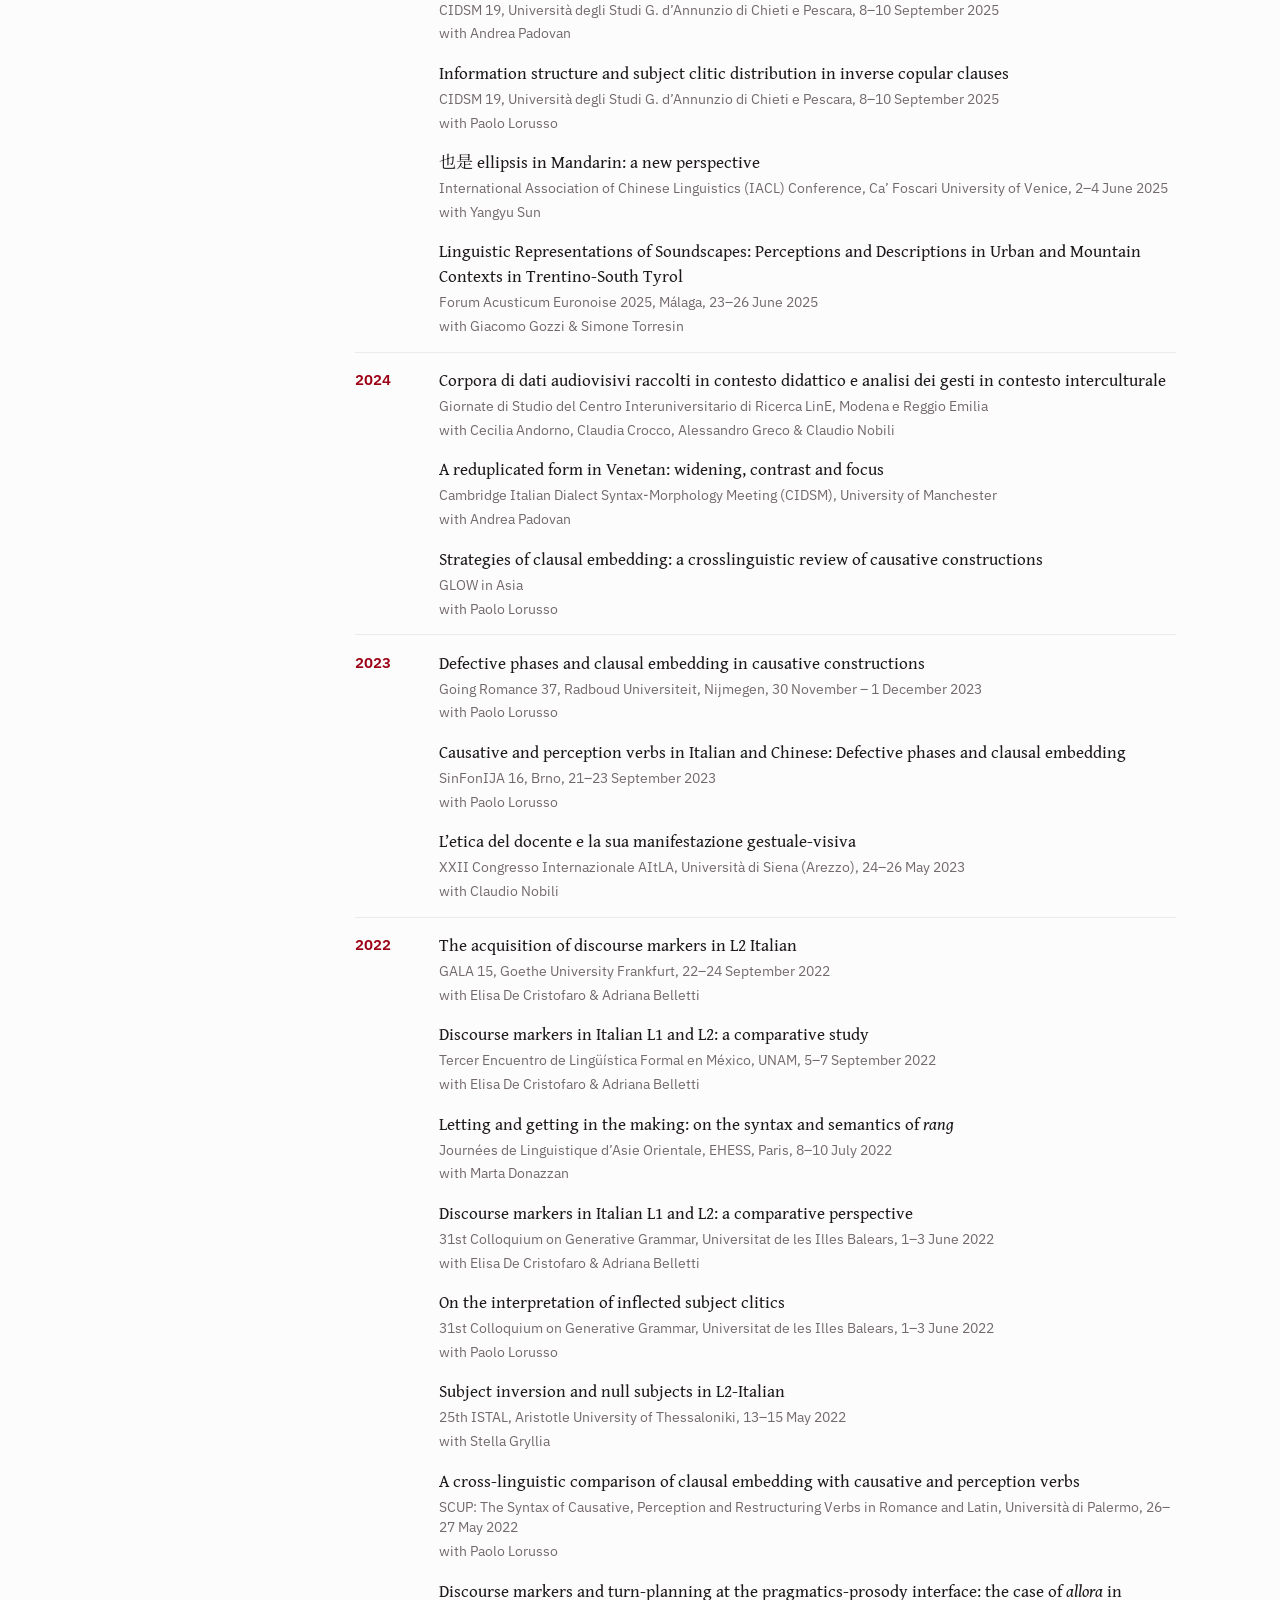
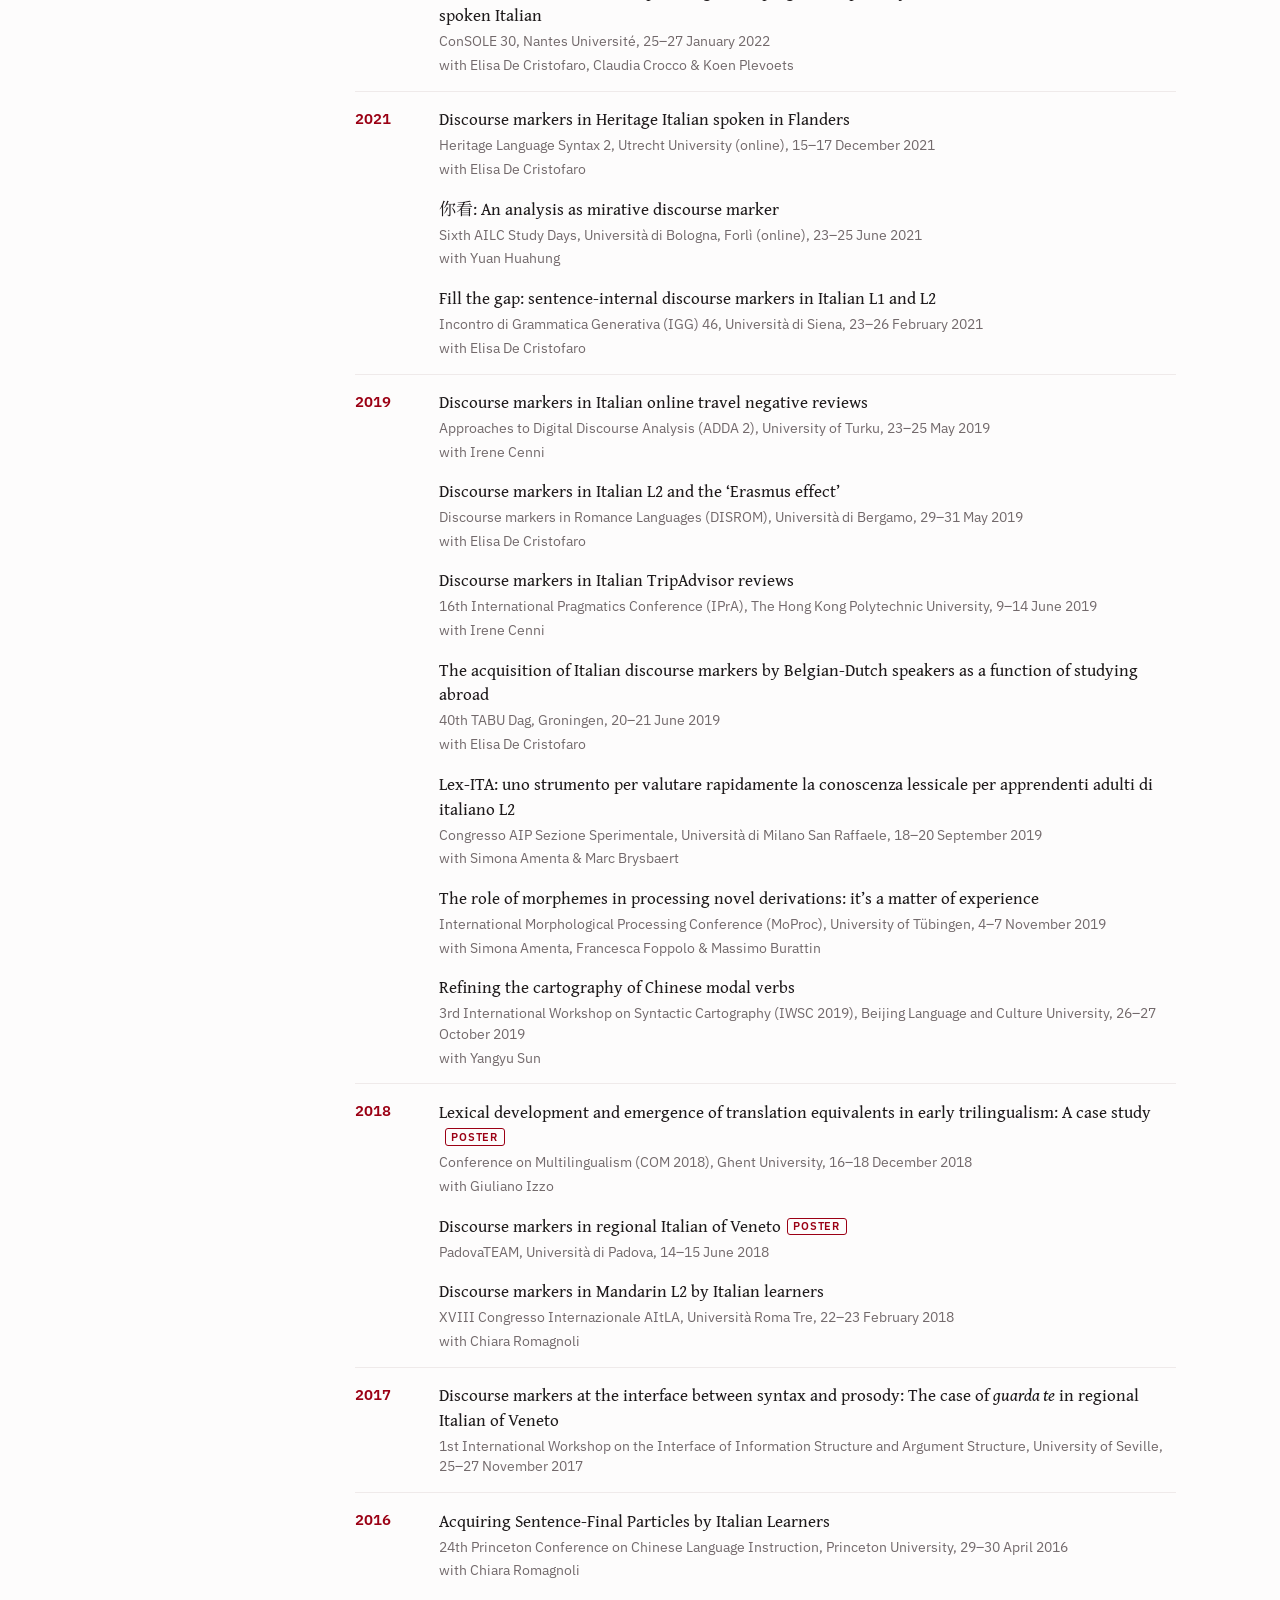
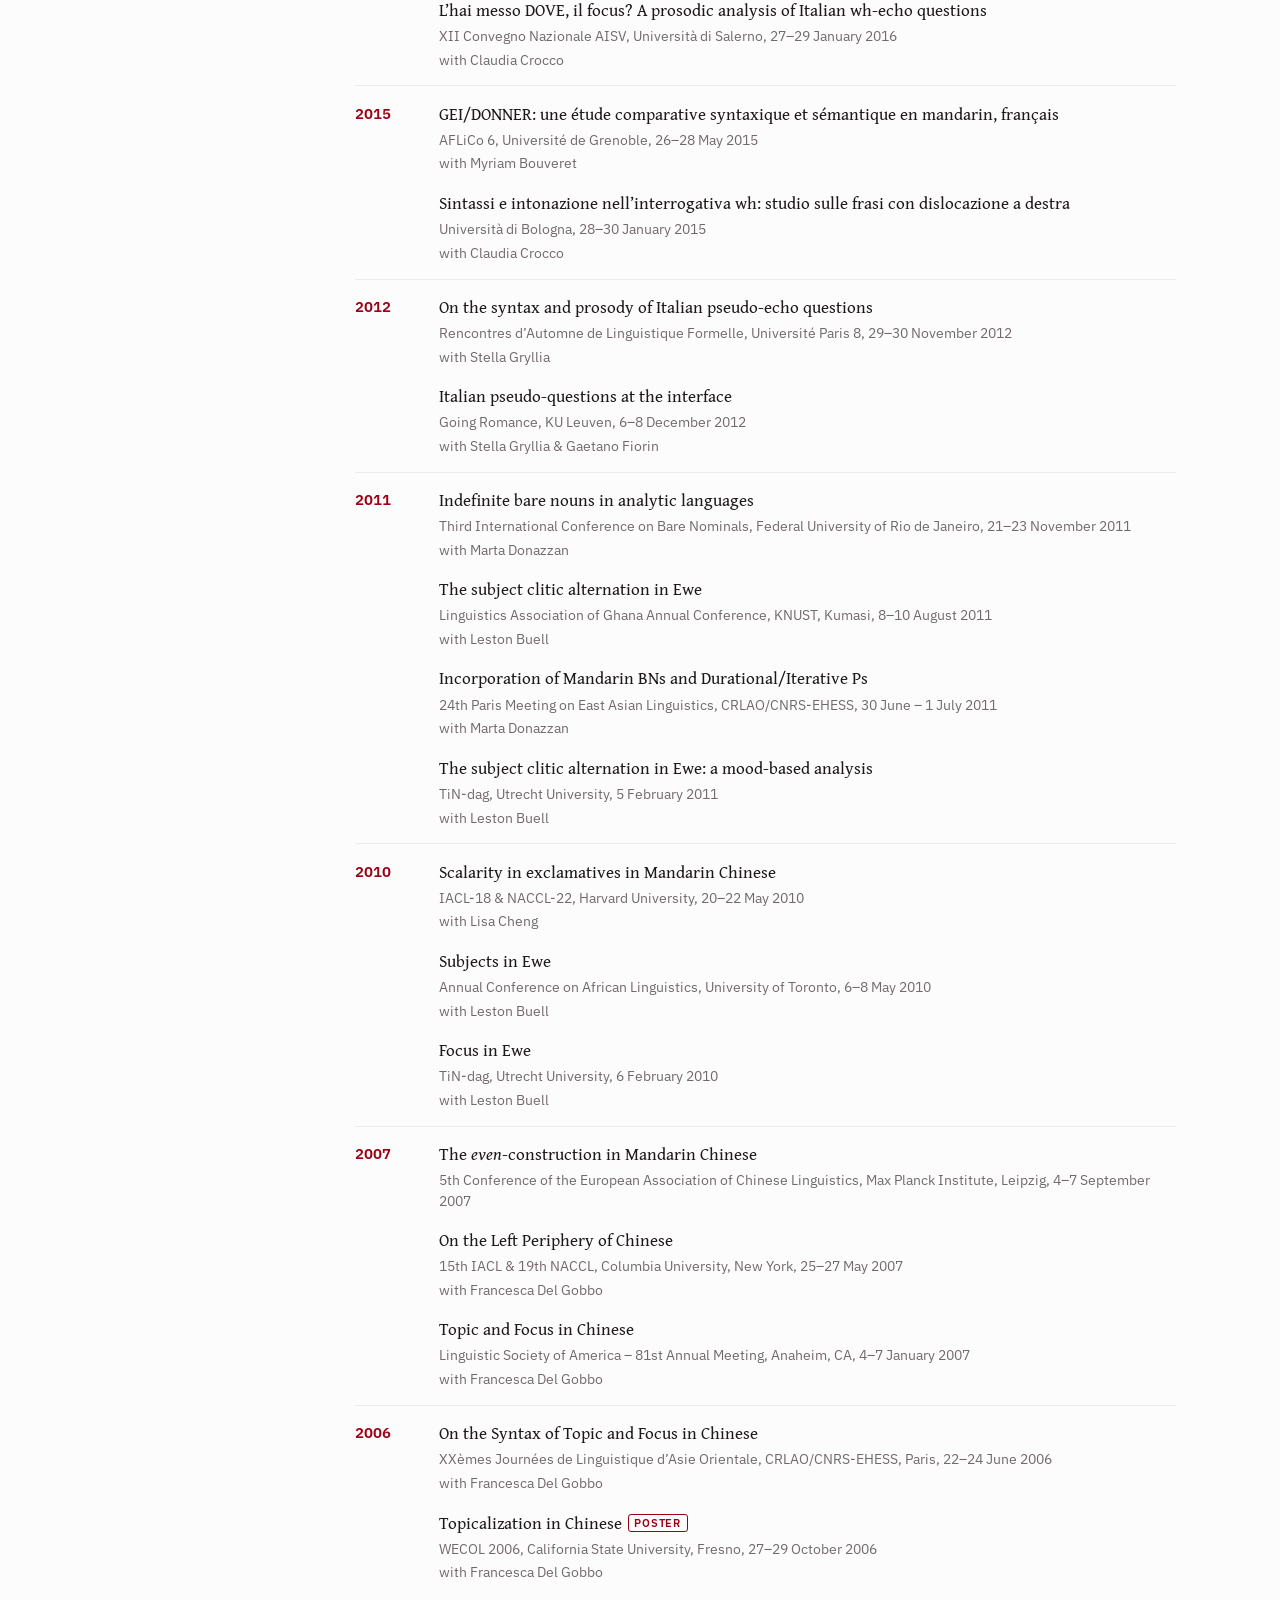
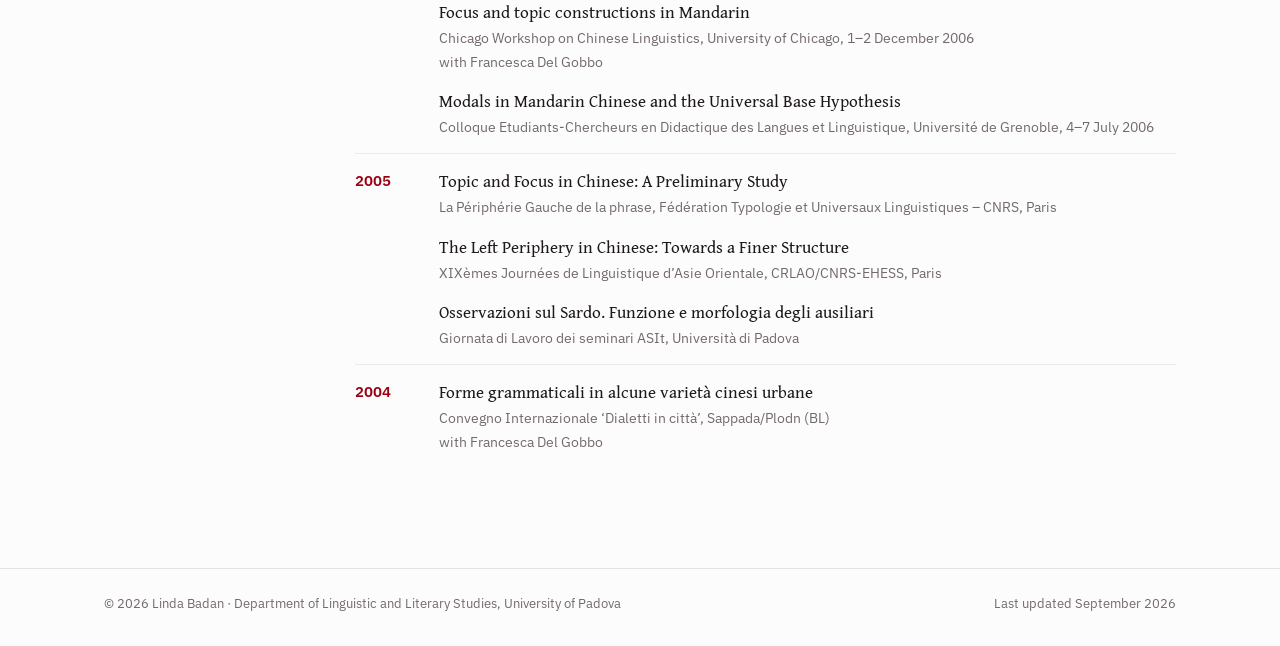
<file: talks.html>
<!doctype html>
<html lang="en">
<head>
<meta charset="utf-8">
<meta name="viewport" content="width=device-width, initial-scale=1, viewport-fit=cover">
<title>Talks · Linda Badan</title>
<meta name="description" content="Invited talks and conference presentations by Linda Badan.">
<meta name="author" content="Linda Badan">
<link rel="canonical" href="https://lindabadan.github.io/talks.html">
<meta property="og:title" content="Talks · Linda Badan">
<meta property="og:description" content="Invited talks and conference presentations by Linda Badan.">
<meta property="og:type" content="website">
<meta property="og:url" content="https://lindabadan.github.io/talks.html">
<link rel="icon" href="assets/favicon.svg" type="image/svg+xml">
<link rel="preconnect" href="https://fonts.googleapis.com">
<link rel="preconnect" href="https://fonts.gstatic.com" crossorigin>
<link rel="stylesheet" href="https://fonts.googleapis.com/css2?family=Gentium+Book+Plus:ital,wght@0,400;0,700;1,400;1,700&family=IBM+Plex+Sans:wght@400;500;600&display=swap">
<link rel="stylesheet" href="https://fonts.googleapis.com/css2?family=Noto+Serif+SC:wght@400;700&text=%E4%B9%9F%E4%BA%BA%E4%BD%A0%E5%91%B3%E5%B0%B1%E6%84%9F%E6%88%90%E6%8A%A5%E6%97%A5%E6%98%AF%E6%B0%91%E7%9C%8B%E8%AE%A9%E8%AF%AD&display=swap">
<link rel="stylesheet" href="assets/style.css">
</head>
<body>
<a class="skip" href="#main">Skip to content</a>
<header class="masthead">
  <div class="wrap">
    <a class="brand" href="./"><span class="brand-name">Linda Badan</span><span class="brand-sub">Linguistics · University of Padova</span></a>
    <nav class="nav" aria-label="Main"><a href="./">Home</a><a href="research.html">Research</a><a href="publications.html">Publications</a><a href="talks.html" aria-current="page">Talks</a><a href="teaching.html">Teaching</a><a href="service.html">Service</a><a href="cv.html">CV</a></nav>
  </div>
</header>
<main id="main">
<div class="wrap">
<header class="page-head"><p class="eyebrow">Talks</p><h1>Talks and presentations</h1><p class="lede">37 invited talks and seminars and 67 peer-reviewed conference presentations since 2004.</p></header>
<div class="page">
<nav class="page-index" aria-label="On this page"><p class="label">On this page</p><ol><li><a href="#invited"><span>Invited talks</span><span class="n">37</span></a></li><li><a href="#conference"><span>Conference presentations</span><span class="n">67</span></a></li></ol></nav>
<div class="page-body" data-filter>
<div class="filters" hidden><input class="search" id="filter-q" type="search" placeholder="Search by title, event, place or co-author" aria-label="Search by title, event, place or co-author" autocomplete="off"><div class="chips" role="group" aria-label="Filter by type"><button type="button" class="chip" data-type="all" aria-pressed="true">All</button><button type="button" class="chip" data-type="invited" aria-pressed="false">Invited</button><button type="button" class="chip" data-type="conference" aria-pressed="false">Conference</button></div><span class="filter-count" aria-live="polite"></span></div>
<p class="filter-empty" hidden>No talks match. Try another word or choose “All”.</p>
<section class="section" id="invited" data-group><h2>Invited talks<span class="count">37</span></h2>
<div class="year-block" data-group><h3 class="year">2026</h3><ul class="entries">
<li class="entry" data-type="invited"><p class="talk-title">Discussant for “Indirect speech acts in Mandarin Chinese: An experimental investigation of morphosyntactic markers and pragmatic interpretation” (Julia Demina, Bielefeld University)<span class="tag">Discussant</span></p><p class="meta">EACL-13, CRLAO, Campus Condorcet, Paris, 2–4 September 2026</p></li>
<li class="entry" data-type="invited"><p class="talk-title">Equative Interpretation in Mandarin Copular Clauses</p><p class="meta">LingLunch, Université Paris Cité, 30 April 2026</p></li>
<li class="entry" data-type="invited"><p class="talk-title">Equative Interpretation in Mandarin Copular Clauses: The Syntax and Semantics of <em>jiù shì</em> 就是</p><p class="meta">CHILL, Leiden University Centre for Linguistics (LUCL), 29 April 2026</p></li>
</ul></div>
<div class="year-block" data-group><h3 class="year">2025</h3><ul class="entries">
<li class="entry" data-type="invited"><p class="talk-title">Lingue e dialetti d’Italia</p><p class="meta">Department of Italian and Arabic Studies, Dalian University of Foreign Languages, China, 27 October 2025</p></li>
<li class="entry" data-type="invited"><p class="talk-title">Copular clauses in Mandarin Chinese</p><p class="meta">2025 Linguistics at IUSS, Scuola Universitaria Superiore IUSS Pavia, 30 June 2025</p></li>
<li class="entry" data-type="invited"><p class="talk-title">A Cartographic Analysis of Chinese Necessity Modals in Modern Standard Chinese</p><p class="meta">Chinese Modality from Diachrony to a Cartographic Perspective, 7 April 2025</p><p class="meta">with Carlotta Sparvoli &amp; Yangyu Sun</p></li>
</ul></div>
<div class="year-block" data-group><h3 class="year">2024</h3><ul class="entries">
<li class="entry" data-type="invited"><p class="talk-title">Exclamatives in Chinese</p><p class="meta">FEEL – Syntax and Pragmatics of Expressive Language, Dipartimento di Studi Linguistici e Culturali Comparati, Università Ca’ Foscari Venezia, 12 December 2024</p></li>
<li class="entry" data-type="invited"><p class="talk-title">Sintassi e semantica di una forma reduplicata in Veneto</p><p class="meta">Conversazioni linguistiche, Università di Trento, 26 January 2024</p><p class="meta">with Andrea Padovan</p></li>
</ul></div>
<div class="year-block" data-group><h3 class="year">2023</h3><ul class="entries">
<li class="entry" data-type="invited"><p class="talk-title">The discourse of syntax in Mandarin Chinese</p><p class="meta">5th International Workshop on Syntactic Cartography (IWSC-5), Beijing Language and Culture University, 29–30 October 2023</p></li>
</ul></div>
<div class="year-block" data-group><h3 class="year">2022</h3><ul class="entries">
<li class="entry" data-type="invited"><p class="talk-title">A start into the landscape of Chinese causative light-verbs: letting and causing with RANG</p><p class="meta">SynSem seminars, Nantes Université, 22 November 2022</p><p class="meta">with Marta Donazzan</p></li>
<li class="entry" data-type="invited"><p class="talk-title">The information structure and beyond: a comparative view between Chinese and Italian</p><p class="meta">Linguistics Research Seminars, Trinity College Dublin, 2 November 2022</p></li>
<li class="entry" data-type="invited"><p class="talk-title">Discourse markers in Italian L1, L2 and heritage language</p><p class="meta">Degree course on acquisition and multilingualism (Prof. Adriana Belletti), University of Siena, 17 May 2022</p><p class="meta">with Elisa De Cristofaro</p></li>
<li class="entry" data-type="invited"><p class="talk-title">The multi-purpose causative verb(s) of Mandarin Chinese</p><p class="meta">Converging On Causal Ontology Analyses workshop, Nantes Université</p><p class="meta">with Marta Donazzan</p></li>
<li class="entry" data-type="invited"><p class="talk-title">Subject inversion and null subjects in Italian: an overview</p><p class="meta">Department of Linguistics, Goethe-Universität Frankfurt am Main, 24 May 2022</p><p class="meta">with Stella Gryllia</p></li>
</ul></div>
<div class="year-block" data-group><h3 class="year">2020</h3><ul class="entries">
<li class="entry" data-type="invited"><p class="talk-title">Discourse Markers in the Regional Italian of Veneto</p><p class="meta">Syntax Silk Road: Meetings in Cartography, Beijing Language and Culture University &amp; Università di Padova, 20 November 2020</p></li>
</ul></div>
<div class="year-block" data-group><h3 class="year">2019</h3><ul class="entries">
<li class="entry" data-type="invited"><p class="talk-title">L’espressione della forza illocutiva nelle marche discorsive del Romanesco contemporaneo</p><p class="meta">Giornata di studi “Il Romanesco tra ieri e oggi”, Université de Liège, 9 September 2019</p><p class="meta">with Mara Frascarelli</p></li>
<li class="entry" data-type="invited"><p class="talk-title">Spoken Structure 1 &amp; Spoken Structure 2</p><p class="meta">Laboratoire Savoirs, Texte et Langage (STL), Université de Lille, 26 February 2019</p><p class="meta">with Claudia Crocco</p></li>
</ul></div>
<div class="year-block" data-group><h3 class="year">2017</h3><ul class="entries">
<li class="entry" data-type="invited"><p class="talk-title">Italian discourse markers</p><p class="meta">Romance Linguistics Seminars, Anglia Ruskin University, Cambridge (UK)</p></li>
</ul></div>
<div class="year-block" data-group><h3 class="year">2016</h3><ul class="entries">
<li class="entry" data-type="invited"><p class="talk-title">Focus in Italian echo wh-questions: an analysis at syntax-prosody interface</p><p class="meta">Séminaire de Recherche en Linguistique, Université de Genève</p><p class="meta">with Claudia Crocco</p></li>
<li class="entry" data-type="invited"><p class="talk-title">Topic-comment structure in Mandarin: main issues</p><p class="meta">XXVIII Journées de Linguistique d’Asie Orientale, CRLAO/INALCO, Paris, 2–3 July 2016</p></li>
<li class="entry" data-type="invited"><p class="talk-title">Constructions et grammaticalisation de <em>gei</em> en chinois mandarin</p><p class="meta">Journée d’étude “Constructions, Grammaire, Lexique et Cognition”, École Normale Supérieure, Paris, 15 June 2016</p></li>
<li class="entry" data-type="invited"><p class="talk-title">Exclamatives in Mandarin</p><p class="meta">ComSyn Meetings, Leiden University Centre for Linguistics, 29 January 2016</p></li>
</ul></div>
<div class="year-block" data-group><h3 class="year">2014</h3><ul class="entries">
<li class="entry" data-type="invited"><p class="talk-title">The syntax of topic and focus: a Cartographic approach</p><p class="meta">Department of East-Asian Language and Culture, Ghent University</p></li>
<li class="entry" data-type="invited"><p class="talk-title">Examining notions of Topic and Focus in Chinese</p><p class="meta">Department of Languages and Cultures of South and East Asia, Ghent University</p></li>
</ul></div>
<div class="year-block" data-group><h3 class="year">2013</h3><ul class="entries">
<li class="entry" data-type="invited"><p class="talk-title">Le esclamative in cinese: un approccio comparativo</p><p class="meta">Dipartimento di Lingue, Letterature e Culture Straniere, Università Roma Tre, and Ministry of Culture, Republic of China (Taiwan)</p></li>
</ul></div>
<div class="year-block" data-group><h3 class="year">2012</h3><ul class="entries">
<li class="entry" data-type="invited"><p class="talk-title">Dummy objects and dummy verbs in Mandarin and Ewe</p><p class="meta">Fifth International Workshop on Weak Referentiality, Utrecht University, 26 May 2012</p></li>
<li class="entry" data-type="invited"><p class="talk-title">Exclamatives: The View from Chinese and Italian</p><p class="meta">LingLunch, Université Paris VII Denis Diderot</p></li>
</ul></div>
<div class="year-block" data-group><h3 class="year">2011</h3><ul class="entries">
<li class="entry" data-type="invited"><p class="talk-title">Obligatory Complement Verbs in (Mandarin) Chinese and Ewe</p><p class="meta">Workshop on Analyticity, Hong Kong University, 20 July 2011</p></li>
<li class="entry" data-type="invited"><p class="talk-title">Les exclamatives</p><p class="meta">Université Sorbonne Nouvelle – Paris 3, 10 May 2011</p></li>
</ul></div>
<div class="year-block" data-group><h3 class="year">2010</h3><ul class="entries">
<li class="entry" data-type="invited"><p class="talk-title">On the prosody and syntax of DPs in Mandarin Chinese</p><p class="meta">Meeting of DP Network, Università di Trento, 8–9 April 2010</p></li>
<li class="entry" data-type="invited"><p class="talk-title">NP-phrasing in Bemba, Chinese and Italian</p><p class="meta">Bantu, Chinese, Romance Nouns and Noun Phrases Network Final Conference, Leiden University, 29 October 2010</p><p class="meta">with Franziska Scholz, Gaetano Fiorin &amp; Nancy Kula</p></li>
<li class="entry" data-type="invited"><p class="talk-title">Mandarin NPs and durational/iterative modifiers: exploring the syntax-semantics interface</p><p class="meta">Bare Nouns and Genericity, Université Paris Diderot, 7–8 October 2010</p><p class="meta">with Marta Donazzan</p></li>
<li class="entry" data-type="invited"><p class="talk-title">Towards a structural analysis on focus in Ewe</p><p class="meta">Département Afrique, INALCO, Paris, 23 June 2010</p></li>
</ul></div>
<div class="year-block" data-group><h3 class="year">2009</h3><ul class="entries">
<li class="entry" data-type="invited"><p class="talk-title">Examining notion of Information Structure in Chinese</p><p class="meta">China Seminar, Faculteit der Geesteswetenschappen, Leiden University, 22 April 2009</p></li>
</ul></div>
<div class="year-block" data-group><h3 class="year">2007</h3><ul class="entries">
<li class="entry" data-type="invited"><p class="talk-title">Ricci, Lutero e il problema di tradurre dio</p><p class="meta">Fondazione Giorgio Cini, Venice, 12–14 September 2007</p><p class="meta">with Andrea Padovan</p></li>
<li class="entry" data-type="invited"><p class="talk-title">Le Periferie: cinese e italiano a confronto</p><p class="meta">Seminari del Laboratorio di Ricerca in Linguistica, Università di Siena</p></li>
</ul></div>
<div class="year-block" data-group><h3 class="year">2006</h3><ul class="entries">
<li class="entry" data-type="invited"><p class="talk-title">Focus and Topic: Français, Italien, Chinois, (Japonais)</p><p class="meta">Laboratoire de Linguistique formelle UMR 7110, Université Paris 7 Denis Diderot, Paris</p></li>
</ul></div>
</section>
<section class="section" id="conference" data-group><h2>Conference presentations<span class="count">67</span></h2>
<p class="small intro-note">Peer-reviewed.</p>
<div class="year-block" data-group><h3 class="year">2026</h3><ul class="entries">
<li class="entry" data-type="conference"><p class="talk-title">Subject clitics, focus and definiteness in the Veneto variety of Este</p><p class="meta">SinFonIJA 19 – 19th Conference on Syntax, Phonology and Language Analysis, University of Graz, 30 September – 2 October 2026</p><p class="meta">with Paolo Lorusso</p></li>
<li class="entry" data-type="conference"><p class="talk-title">Subject clitics, focus and definiteness in the Veneto variety of Este</p><p class="meta">CIDSM 20 – 20th Comparative Italian Dialect Syntax-Morphology Meeting, Université Côte d’Azur, Nice, 23–25 September 2026</p><p class="meta">with Paolo Lorusso</p></li>
<li class="entry" data-type="conference"><p class="talk-title">Towards a taxonomy of auxiliary alternation between Venetan and Trentino</p><p class="meta">CIDSM 20, Université Côte d’Azur, Nice, 23–25 September 2026</p><p class="meta">with Enrico Castro</p></li>
<li class="entry" data-type="conference"><p class="talk-title">Mapping the functional layer: The acquisition of aspectual markers in L1 Mandarin</p><p class="meta">EACL-13 – 13th International Conference of the European Association of Chinese Linguistics, CRLAO, Campus Condorcet, Paris, 2–4 September 2026</p><p class="meta">with E. Sanfelici &amp; Zhang Haixia</p></li>
<li class="entry" data-type="conference"><p class="talk-title">The Syntax and Semantics of <em>jiushi</em> 就是</p><p class="meta">EACL-13, CRLAO, Campus Condorcet, Paris, 2–4 September 2026</p></li>
<li class="entry" data-type="conference"><p class="talk-title">Beyond phonemes: A new paradigm to investigate tonal prediction in Chinese reading<span class="tag">Poster</span></p><p class="meta">Joint ESCoP–CoPM Meeting 2026, Hangzhou, 31 August – 4 September 2026</p><p class="meta">with C. Bogoni, E. Navarrete &amp; F. Vespignani</p></li>
<li class="entry" data-type="conference"><p class="talk-title">The Prediction of Tone in Written Chinese: a Study on <em>Chéngyǔ</em><span class="tag">Poster</span></p><p class="meta">Architectures and Mechanisms for Language Processing (AMLaP 2026), Saarbrücken, 2–4 September 2026</p><p class="meta">with C. Bogoni &amp; F. Vespignani</p></li>
<li class="entry" data-type="conference"><p class="talk-title">Equativity in Mandarin copular clauses</p><p class="meta">Pragmasophia 5 – 5th International Conference on Pragmatics and Philosophy, Università di Messina, 11–14 May 2026</p></li>
<li class="entry" data-type="conference"><p class="talk-title">Equative Interpretation in Mandarin Copular Clauses: The Syntax and Semantics of 就是 <em>jiù shì</em></p><p class="meta">51st Incontro di Grammatica Generativa (IGG 51), Università di Udine, 12–14 February 2026</p></li>
<li class="entry" data-type="conference"><p class="talk-title">Mandarin 是 <em>shì</em> ‘be’ as a pronominal head<span class="tag">Poster</span></p><p class="meta">51st Incontro di Grammatica Generativa, Università di Udine, 12–14 February 2026</p><p class="meta">with Yangyu Sun</p></li>
</ul></div>
<div class="year-block" data-group><h3 class="year">2025</h3><ul class="entries">
<li class="entry" data-type="conference"><p class="talk-title">The acquisition of Italian object clitics by heritage language speakers</p><p class="meta">Heritage Language Syntax 6, Boğaziçi University, Istanbul, 6–7 November 2025</p><p class="meta">with Francesco Romano &amp; Pedro Guijarro Fuentes</p></li>
<li class="entry" data-type="conference"><p class="talk-title">More on reduplicated forms in Venetan: the case of <em>gnanca gnanca</em></p><p class="meta">CIDSM 19, Università degli Studi G. d’Annunzio di Chieti e Pescara, 8–10 September 2025</p><p class="meta">with Andrea Padovan</p></li>
<li class="entry" data-type="conference"><p class="talk-title">Information structure and subject clitic distribution in inverse copular clauses</p><p class="meta">CIDSM 19, Università degli Studi G. d’Annunzio di Chieti e Pescara, 8–10 September 2025</p><p class="meta">with Paolo Lorusso</p></li>
<li class="entry" data-type="conference"><p class="talk-title">也是 ellipsis in Mandarin: a new perspective</p><p class="meta">International Association of Chinese Linguistics (IACL) Conference, Ca’ Foscari University of Venice, 2–4 June 2025</p><p class="meta">with Yangyu Sun</p></li>
<li class="entry" data-type="conference"><p class="talk-title">Linguistic Representations of Soundscapes: Perceptions and Descriptions in Urban and Mountain Contexts in Trentino-South Tyrol</p><p class="meta">Forum Acusticum Euronoise 2025, Málaga, 23–26 June 2025</p><p class="meta">with Giacomo Gozzi &amp; Simone Torresin</p></li>
</ul></div>
<div class="year-block" data-group><h3 class="year">2024</h3><ul class="entries">
<li class="entry" data-type="conference"><p class="talk-title">Corpora di dati audiovisivi raccolti in contesto didattico e analisi dei gesti in contesto interculturale</p><p class="meta">Giornate di Studio del Centro Interuniversitario di Ricerca LinE, Modena e Reggio Emilia</p><p class="meta">with Cecilia Andorno, Claudia Crocco, Alessandro Greco &amp; Claudio Nobili</p></li>
<li class="entry" data-type="conference"><p class="talk-title">A reduplicated form in Venetan: widening, contrast and focus</p><p class="meta">Cambridge Italian Dialect Syntax-Morphology Meeting (CIDSM), University of Manchester</p><p class="meta">with Andrea Padovan</p></li>
<li class="entry" data-type="conference"><p class="talk-title">Strategies of clausal embedding: a crosslinguistic review of causative constructions</p><p class="meta">GLOW in Asia</p><p class="meta">with Paolo Lorusso</p></li>
</ul></div>
<div class="year-block" data-group><h3 class="year">2023</h3><ul class="entries">
<li class="entry" data-type="conference"><p class="talk-title">Defective phases and clausal embedding in causative constructions</p><p class="meta">Going Romance 37, Radboud Universiteit, Nijmegen, 30 November – 1 December 2023</p><p class="meta">with Paolo Lorusso</p></li>
<li class="entry" data-type="conference"><p class="talk-title">Causative and perception verbs in Italian and Chinese: Defective phases and clausal embedding</p><p class="meta">SinFonIJA 16, Brno, 21–23 September 2023</p><p class="meta">with Paolo Lorusso</p></li>
<li class="entry" data-type="conference"><p class="talk-title">L’etica del docente e la sua manifestazione gestuale-visiva</p><p class="meta">XXII Congresso Internazionale AItLA, Università di Siena (Arezzo), 24–26 May 2023</p><p class="meta">with Claudio Nobili</p></li>
</ul></div>
<div class="year-block" data-group><h3 class="year">2022</h3><ul class="entries">
<li class="entry" data-type="conference"><p class="talk-title">The acquisition of discourse markers in L2 Italian</p><p class="meta">GALA 15, Goethe University Frankfurt, 22–24 September 2022</p><p class="meta">with Elisa De Cristofaro &amp; Adriana Belletti</p></li>
<li class="entry" data-type="conference"><p class="talk-title">Discourse markers in Italian L1 and L2: a comparative study</p><p class="meta">Tercer Encuentro de Lingüística Formal en México, UNAM, 5–7 September 2022</p><p class="meta">with Elisa De Cristofaro &amp; Adriana Belletti</p></li>
<li class="entry" data-type="conference"><p class="talk-title">Letting and getting in the making: on the syntax and semantics of <em>rang</em></p><p class="meta">Journées de Linguistique d’Asie Orientale, EHESS, Paris, 8–10 July 2022</p><p class="meta">with Marta Donazzan</p></li>
<li class="entry" data-type="conference"><p class="talk-title">Discourse markers in Italian L1 and L2: a comparative perspective</p><p class="meta">31st Colloquium on Generative Grammar, Universitat de les Illes Balears, 1–3 June 2022</p><p class="meta">with Elisa De Cristofaro &amp; Adriana Belletti</p></li>
<li class="entry" data-type="conference"><p class="talk-title">On the interpretation of inflected subject clitics</p><p class="meta">31st Colloquium on Generative Grammar, Universitat de les Illes Balears, 1–3 June 2022</p><p class="meta">with Paolo Lorusso</p></li>
<li class="entry" data-type="conference"><p class="talk-title">Subject inversion and null subjects in L2-Italian</p><p class="meta">25th ISTAL, Aristotle University of Thessaloniki, 13–15 May 2022</p><p class="meta">with Stella Gryllia</p></li>
<li class="entry" data-type="conference"><p class="talk-title">A cross-linguistic comparison of clausal embedding with causative and perception verbs</p><p class="meta">SCUP: The Syntax of Causative, Perception and Restructuring Verbs in Romance and Latin, Università di Palermo, 26–27 May 2022</p><p class="meta">with Paolo Lorusso</p></li>
<li class="entry" data-type="conference"><p class="talk-title">Discourse markers and turn-planning at the pragmatics-prosody interface: the case of <em>allora</em> in spoken Italian</p><p class="meta">ConSOLE 30, Nantes Université, 25–27 January 2022</p><p class="meta">with Elisa De Cristofaro, Claudia Crocco &amp; Koen Plevoets</p></li>
</ul></div>
<div class="year-block" data-group><h3 class="year">2021</h3><ul class="entries">
<li class="entry" data-type="conference"><p class="talk-title">Discourse markers in Heritage Italian spoken in Flanders</p><p class="meta">Heritage Language Syntax 2, Utrecht University (online), 15–17 December 2021</p><p class="meta">with Elisa De Cristofaro</p></li>
<li class="entry" data-type="conference"><p class="talk-title">你看: An analysis as mirative discourse marker</p><p class="meta">Sixth AILC Study Days, Università di Bologna, Forlì (online), 23–25 June 2021</p><p class="meta">with Yuan Huahung</p></li>
<li class="entry" data-type="conference"><p class="talk-title">Fill the gap: sentence-internal discourse markers in Italian L1 and L2</p><p class="meta">Incontro di Grammatica Generativa (IGG) 46, Università di Siena, 23–26 February 2021</p><p class="meta">with Elisa De Cristofaro</p></li>
</ul></div>
<div class="year-block" data-group><h3 class="year">2019</h3><ul class="entries">
<li class="entry" data-type="conference"><p class="talk-title">Discourse markers in Italian online travel negative reviews</p><p class="meta">Approaches to Digital Discourse Analysis (ADDA 2), University of Turku, 23–25 May 2019</p><p class="meta">with Irene Cenni</p></li>
<li class="entry" data-type="conference"><p class="talk-title">Discourse markers in Italian L2 and the ‘Erasmus effect’</p><p class="meta">Discourse markers in Romance Languages (DISROM), Università di Bergamo, 29–31 May 2019</p><p class="meta">with Elisa De Cristofaro</p></li>
<li class="entry" data-type="conference"><p class="talk-title">Discourse markers in Italian TripAdvisor reviews</p><p class="meta">16th International Pragmatics Conference (IPrA), The Hong Kong Polytechnic University, 9–14 June 2019</p><p class="meta">with Irene Cenni</p></li>
<li class="entry" data-type="conference"><p class="talk-title">The acquisition of Italian discourse markers by Belgian-Dutch speakers as a function of studying abroad</p><p class="meta">40th TABU Dag, Groningen, 20–21 June 2019</p><p class="meta">with Elisa De Cristofaro</p></li>
<li class="entry" data-type="conference"><p class="talk-title">Lex-ITA: uno strumento per valutare rapidamente la conoscenza lessicale per apprendenti adulti di italiano L2</p><p class="meta">Congresso AIP Sezione Sperimentale, Università di Milano San Raffaele, 18–20 September 2019</p><p class="meta">with Simona Amenta &amp; Marc Brysbaert</p></li>
<li class="entry" data-type="conference"><p class="talk-title">The role of morphemes in processing novel derivations: it’s a matter of experience</p><p class="meta">International Morphological Processing Conference (MoProc), University of Tübingen, 4–7 November 2019</p><p class="meta">with Simona Amenta, Francesca Foppolo &amp; Massimo Burattin</p></li>
<li class="entry" data-type="conference"><p class="talk-title">Refining the cartography of Chinese modal verbs</p><p class="meta">3rd International Workshop on Syntactic Cartography (IWSC 2019), Beijing Language and Culture University, 26–27 October 2019</p><p class="meta">with Yangyu Sun</p></li>
</ul></div>
<div class="year-block" data-group><h3 class="year">2018</h3><ul class="entries">
<li class="entry" data-type="conference"><p class="talk-title">Lexical development and emergence of translation equivalents in early trilingualism: A case study<span class="tag">Poster</span></p><p class="meta">Conference on Multilingualism (COM 2018), Ghent University, 16–18 December 2018</p><p class="meta">with Giuliano Izzo</p></li>
<li class="entry" data-type="conference"><p class="talk-title">Discourse markers in regional Italian of Veneto<span class="tag">Poster</span></p><p class="meta">PadovaTEAM, Università di Padova, 14–15 June 2018</p></li>
<li class="entry" data-type="conference"><p class="talk-title">Discourse markers in Mandarin L2 by Italian learners</p><p class="meta">XVIII Congresso Internazionale AItLA, Università Roma Tre, 22–23 February 2018</p><p class="meta">with Chiara Romagnoli</p></li>
</ul></div>
<div class="year-block" data-group><h3 class="year">2017</h3><ul class="entries">
<li class="entry" data-type="conference"><p class="talk-title">Discourse markers at the interface between syntax and prosody: The case of <em>guarda te</em> in regional Italian of Veneto</p><p class="meta">1st International Workshop on the Interface of Information Structure and Argument Structure, University of Seville, 25–27 November 2017</p></li>
</ul></div>
<div class="year-block" data-group><h3 class="year">2016</h3><ul class="entries">
<li class="entry" data-type="conference"><p class="talk-title">Acquiring Sentence-Final Particles by Italian Learners</p><p class="meta">24th Princeton Conference on Chinese Language Instruction, Princeton University, 29–30 April 2016</p><p class="meta">with Chiara Romagnoli</p></li>
<li class="entry" data-type="conference"><p class="talk-title">L’hai messo DOVE, il focus? A prosodic analysis of Italian wh-echo questions</p><p class="meta">XII Convegno Nazionale AISV, Università di Salerno, 27–29 January 2016</p><p class="meta">with Claudia Crocco</p></li>
</ul></div>
<div class="year-block" data-group><h3 class="year">2015</h3><ul class="entries">
<li class="entry" data-type="conference"><p class="talk-title">GEI/DONNER: une étude comparative syntaxique et sémantique en mandarin, français</p><p class="meta">AFLiCo 6, Université de Grenoble, 26–28 May 2015</p><p class="meta">with Myriam Bouveret</p></li>
<li class="entry" data-type="conference"><p class="talk-title">Sintassi e intonazione nell’interrogativa wh: studio sulle frasi con dislocazione a destra</p><p class="meta">Università di Bologna, 28–30 January 2015</p><p class="meta">with Claudia Crocco</p></li>
</ul></div>
<div class="year-block" data-group><h3 class="year">2012</h3><ul class="entries">
<li class="entry" data-type="conference"><p class="talk-title">On the syntax and prosody of Italian pseudo-echo questions</p><p class="meta">Rencontres d’Automne de Linguistique Formelle, Université Paris 8, 29–30 November 2012</p><p class="meta">with Stella Gryllia</p></li>
<li class="entry" data-type="conference"><p class="talk-title">Italian pseudo-questions at the interface</p><p class="meta">Going Romance, KU Leuven, 6–8 December 2012</p><p class="meta">with Stella Gryllia &amp; Gaetano Fiorin</p></li>
</ul></div>
<div class="year-block" data-group><h3 class="year">2011</h3><ul class="entries">
<li class="entry" data-type="conference"><p class="talk-title">Indefinite bare nouns in analytic languages</p><p class="meta">Third International Conference on Bare Nominals, Federal University of Rio de Janeiro, 21–23 November 2011</p><p class="meta">with Marta Donazzan</p></li>
<li class="entry" data-type="conference"><p class="talk-title">The subject clitic alternation in Ewe</p><p class="meta">Linguistics Association of Ghana Annual Conference, KNUST, Kumasi, 8–10 August 2011</p><p class="meta">with Leston Buell</p></li>
<li class="entry" data-type="conference"><p class="talk-title">Incorporation of Mandarin BNs and Durational/Iterative Ps</p><p class="meta">24th Paris Meeting on East Asian Linguistics, CRLAO/CNRS-EHESS, 30 June – 1 July 2011</p><p class="meta">with Marta Donazzan</p></li>
<li class="entry" data-type="conference"><p class="talk-title">The subject clitic alternation in Ewe: a mood-based analysis</p><p class="meta">TiN-dag, Utrecht University, 5 February 2011</p><p class="meta">with Leston Buell</p></li>
</ul></div>
<div class="year-block" data-group><h3 class="year">2010</h3><ul class="entries">
<li class="entry" data-type="conference"><p class="talk-title">Scalarity in exclamatives in Mandarin Chinese</p><p class="meta">IACL-18 &amp; NACCL-22, Harvard University, 20–22 May 2010</p><p class="meta">with Lisa Cheng</p></li>
<li class="entry" data-type="conference"><p class="talk-title">Subjects in Ewe</p><p class="meta">Annual Conference on African Linguistics, University of Toronto, 6–8 May 2010</p><p class="meta">with Leston Buell</p></li>
<li class="entry" data-type="conference"><p class="talk-title">Focus in Ewe</p><p class="meta">TiN-dag, Utrecht University, 6 February 2010</p><p class="meta">with Leston Buell</p></li>
</ul></div>
<div class="year-block" data-group><h3 class="year">2007</h3><ul class="entries">
<li class="entry" data-type="conference"><p class="talk-title">The <em>even</em>-construction in Mandarin Chinese</p><p class="meta">5th Conference of the European Association of Chinese Linguistics, Max Planck Institute, Leipzig, 4–7 September 2007</p></li>
<li class="entry" data-type="conference"><p class="talk-title">On the Left Periphery of Chinese</p><p class="meta">15th IACL &amp; 19th NACCL, Columbia University, New York, 25–27 May 2007</p><p class="meta">with Francesca Del Gobbo</p></li>
<li class="entry" data-type="conference"><p class="talk-title">Topic and Focus in Chinese</p><p class="meta">Linguistic Society of America – 81st Annual Meeting, Anaheim, CA, 4–7 January 2007</p><p class="meta">with Francesca Del Gobbo</p></li>
</ul></div>
<div class="year-block" data-group><h3 class="year">2006</h3><ul class="entries">
<li class="entry" data-type="conference"><p class="talk-title">On the Syntax of Topic and Focus in Chinese</p><p class="meta">XXèmes Journées de Linguistique d’Asie Orientale, CRLAO/CNRS-EHESS, Paris, 22–24 June 2006</p><p class="meta">with Francesca Del Gobbo</p></li>
<li class="entry" data-type="conference"><p class="talk-title">Topicalization in Chinese<span class="tag">Poster</span></p><p class="meta">WECOL 2006, California State University, Fresno, 27–29 October 2006</p><p class="meta">with Francesca Del Gobbo</p></li>
<li class="entry" data-type="conference"><p class="talk-title">Focus and topic constructions in Mandarin</p><p class="meta">Chicago Workshop on Chinese Linguistics, University of Chicago, 1–2 December 2006</p><p class="meta">with Francesca Del Gobbo</p></li>
<li class="entry" data-type="conference"><p class="talk-title">Modals in Mandarin Chinese and the Universal Base Hypothesis</p><p class="meta">Colloque Etudiants-Chercheurs en Didactique des Langues et Linguistique, Université de Grenoble, 4–7 July 2006</p></li>
</ul></div>
<div class="year-block" data-group><h3 class="year">2005</h3><ul class="entries">
<li class="entry" data-type="conference"><p class="talk-title">Topic and Focus in Chinese: A Preliminary Study</p><p class="meta">La Périphérie Gauche de la phrase, Fédération Typologie et Universaux Linguistiques – CNRS, Paris</p></li>
<li class="entry" data-type="conference"><p class="talk-title">The Left Periphery in Chinese: Towards a Finer Structure</p><p class="meta">XIXèmes Journées de Linguistique d’Asie Orientale, CRLAO/CNRS-EHESS, Paris</p></li>
<li class="entry" data-type="conference"><p class="talk-title">Osservazioni sul Sardo. Funzione e morfologia degli ausiliari</p><p class="meta">Giornata di Lavoro dei seminari ASIt, Università di Padova</p></li>
</ul></div>
<div class="year-block" data-group><h3 class="year">2004</h3><ul class="entries">
<li class="entry" data-type="conference"><p class="talk-title">Forme grammaticali in alcune varietà cinesi urbane</p><p class="meta">Convegno Internazionale ‘Dialetti in città’, Sappada/Plodn (BL)</p><p class="meta">with Francesca Del Gobbo</p></li>
</ul></div>
</section>
</div>
</div>
</div>
</main>
<footer class="footer">
  <div class="wrap">
    <span>© 2026 Linda Badan · Department of Linguistic and Literary Studies, University of Padova</span>
    <span>Last updated September 2026</span>
  </div>
</footer>
<script src="assets/site.js" defer></script>
</body>
</html>
</file>
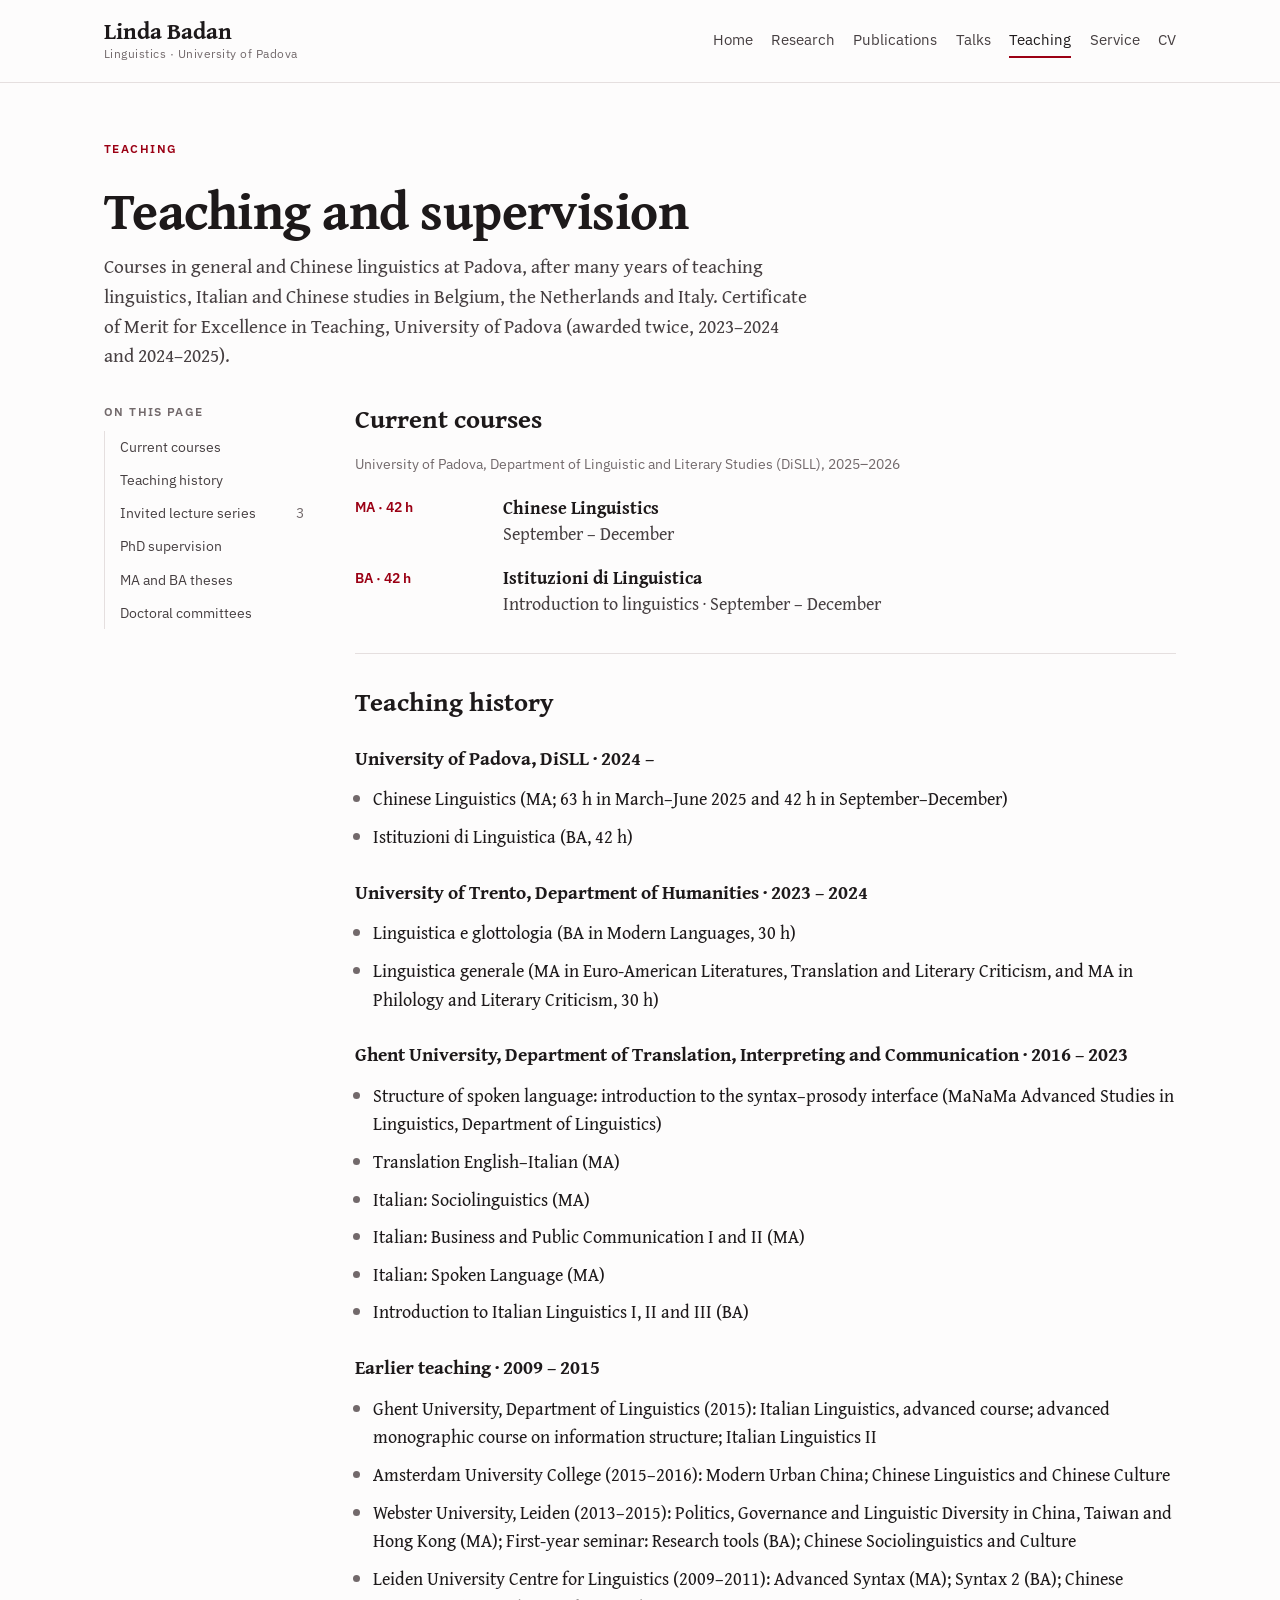
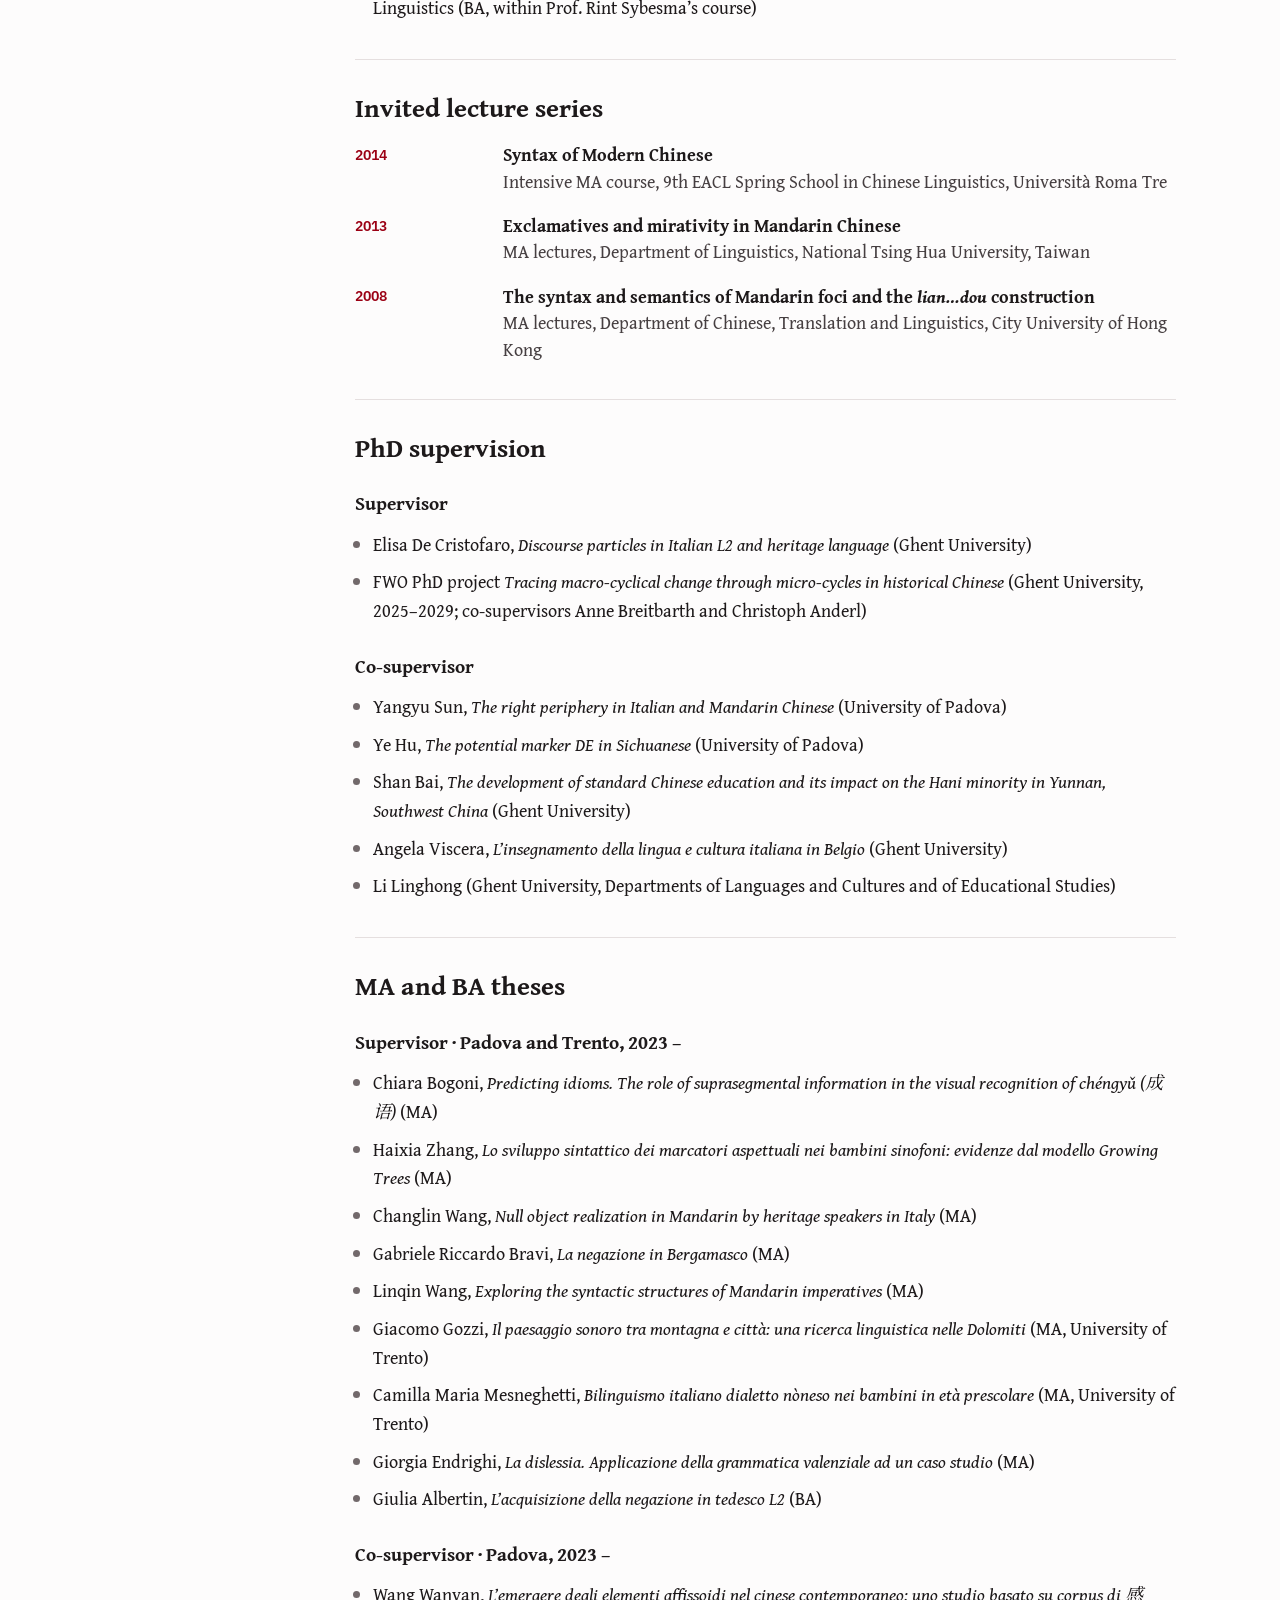
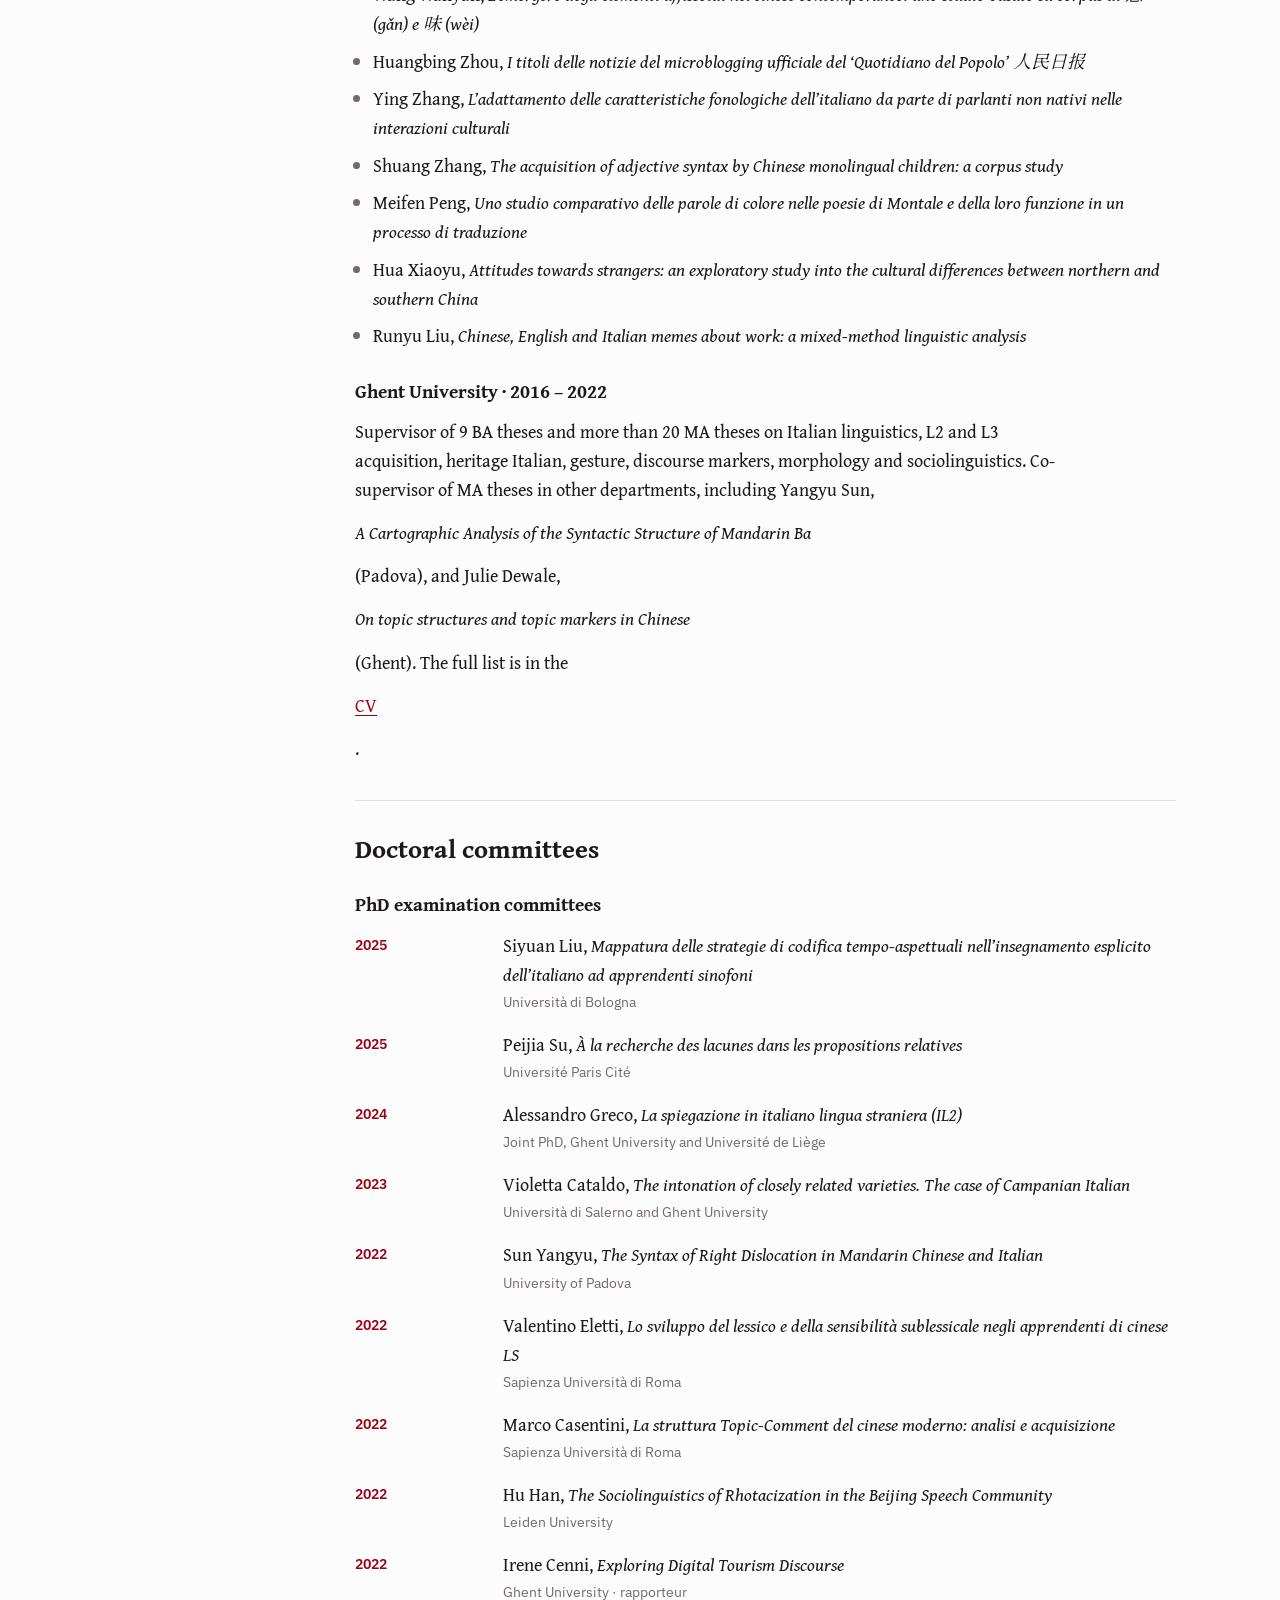
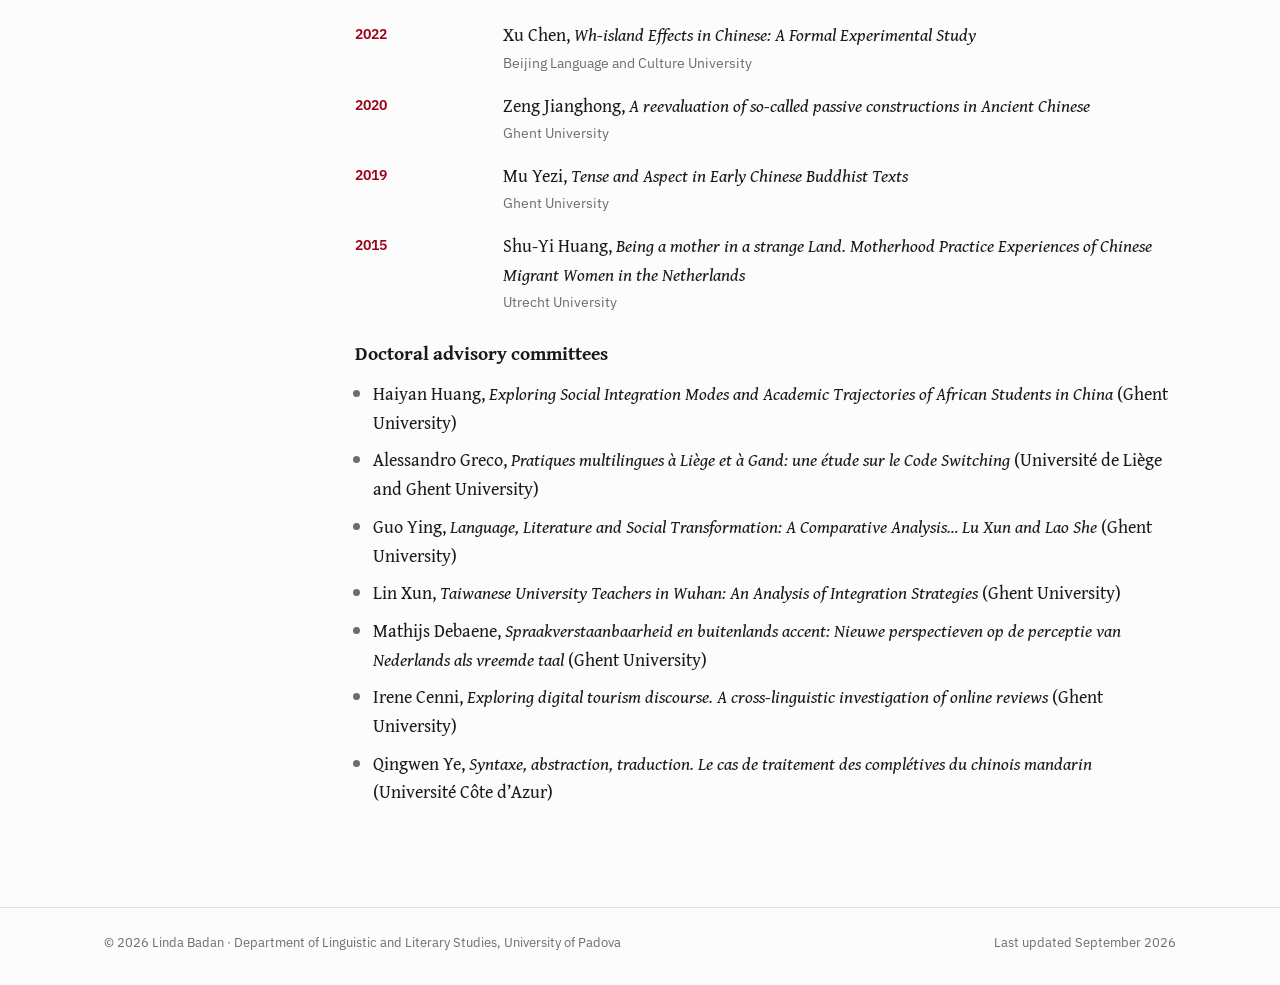
<file: teaching.html>
<!doctype html>
<html lang="en">
<head>
<meta charset="utf-8">
<meta name="viewport" content="width=device-width, initial-scale=1, viewport-fit=cover">
<title>Teaching · Linda Badan</title>
<meta name="description" content="Courses, thesis supervision and doctoral committees of Linda Badan.">
<meta name="author" content="Linda Badan">
<link rel="canonical" href="https://lindabadan.github.io/teaching.html">
<meta property="og:title" content="Teaching · Linda Badan">
<meta property="og:description" content="Courses, thesis supervision and doctoral committees of Linda Badan.">
<meta property="og:type" content="website">
<meta property="og:url" content="https://lindabadan.github.io/teaching.html">
<link rel="icon" href="assets/favicon.svg" type="image/svg+xml">
<link rel="preconnect" href="https://fonts.googleapis.com">
<link rel="preconnect" href="https://fonts.gstatic.com" crossorigin>
<link rel="stylesheet" href="https://fonts.googleapis.com/css2?family=Gentium+Book+Plus:ital,wght@0,400;0,700;1,400;1,700&family=IBM+Plex+Sans:wght@400;500;600&display=swap">
<link rel="stylesheet" href="https://fonts.googleapis.com/css2?family=Noto+Serif+SC:wght@400;700&text=%E4%B9%9F%E4%BA%BA%E4%BD%A0%E5%91%B3%E5%B0%B1%E6%84%9F%E6%88%90%E6%8A%A5%E6%97%A5%E6%98%AF%E6%B0%91%E7%9C%8B%E8%AE%A9%E8%AF%AD&display=swap">
<link rel="stylesheet" href="assets/style.css">
</head>
<body>
<a class="skip" href="#main">Skip to content</a>
<header class="masthead">
  <div class="wrap">
    <a class="brand" href="./"><span class="brand-name">Linda Badan</span><span class="brand-sub">Linguistics · University of Padova</span></a>
    <nav class="nav" aria-label="Main"><a href="./">Home</a><a href="research.html">Research</a><a href="publications.html">Publications</a><a href="talks.html">Talks</a><a href="teaching.html" aria-current="page">Teaching</a><a href="service.html">Service</a><a href="cv.html">CV</a></nav>
  </div>
</header>
<main id="main">
<div class="wrap">
<header class="page-head"><p class="eyebrow">Teaching</p><h1>Teaching and supervision</h1><p class="lede">Courses in general and Chinese linguistics at Padova, after many years of teaching linguistics, Italian and Chinese studies in Belgium, the Netherlands and Italy. Certificate of Merit for Excellence in Teaching, University of Padova (awarded twice, 2023–2024 and 2024–2025).</p></header>
<div class="page">
<nav class="page-index" aria-label="On this page"><p class="label">On this page</p><ol><li><a href="#courses"><span>Current courses</span></a></li><li><a href="#history"><span>Teaching history</span></a></li><li><a href="#lectures"><span>Invited lecture series</span><span class="n">3</span></a></li><li><a href="#phd"><span>PhD supervision</span></a></li><li><a href="#theses"><span>MA and BA theses</span></a></li><li><a href="#committees"><span>Doctoral committees</span></a></li></ol></nav>
<div class="page-body">

<section class="section" id="courses">
  <h2>Current courses</h2>
  <p class="small intro-note">University of Padova, Department of Linguistic and Literary Studies (DiSLL), 2025–2026</p>
  <ul class="timeline">
    <li><span class="period">MA · 42 h</span><div><p class="what">Chinese Linguistics</p><p class="where">September – December</p></div></li>
    <li><span class="period">BA · 42 h</span><div><p class="what">Istituzioni di Linguistica</p><p class="where">Introduction to linguistics · September – December</p></div></li>
  </ul>
</section>

<section class="section" id="history">
  <h2>Teaching history</h2>
  <div class="sub">
    <h3>University of Padova, DiSLL · 2024 –</h3>
    <ul class="plain-list">
      <li>Chinese Linguistics (MA; 63 h in March–June 2025 and 42 h in September–December)</li>
      <li>Istituzioni di Linguistica (BA, 42 h)</li>
    </ul>
  </div>
  <div class="sub">
    <h3>University of Trento, Department of Humanities · 2023 – 2024</h3>
    <ul class="plain-list">
      <li>Linguistica e glottologia (BA in Modern Languages, 30 h)</li>
      <li>Linguistica generale (MA in Euro-American Literatures, Translation and Literary Criticism, and MA in Philology and Literary Criticism, 30 h)</li>
    </ul>
  </div>
  <div class="sub">
    <h3>Ghent University, Department of Translation, Interpreting and Communication · 2016 – 2023</h3>
    <ul class="plain-list">
      <li>Structure of spoken language: introduction to the syntax–prosody interface (MaNaMa Advanced Studies in Linguistics, Department of Linguistics)</li>
      <li>Translation English–Italian (MA)</li>
      <li>Italian: Sociolinguistics (MA)</li>
      <li>Italian: Business and Public Communication I and II (MA)</li>
      <li>Italian: Spoken Language (MA)</li>
      <li>Introduction to Italian Linguistics I, II and III (BA)</li>
    </ul>
  </div>
  <div class="sub">
    <h3>Earlier teaching · 2009 – 2015</h3>
    <ul class="plain-list">
      <li>Ghent University, Department of Linguistics (2015): Italian Linguistics, advanced course; advanced monographic course on information structure; Italian Linguistics II</li>
      <li>Amsterdam University College (2015–2016): Modern Urban China; Chinese Linguistics and Chinese Culture</li>
      <li>Webster University, Leiden (2013–2015): Politics, Governance and Linguistic Diversity in China, Taiwan and Hong Kong (MA); First-year seminar: Research tools (BA); Chinese Sociolinguistics and Culture</li>
      <li>Leiden University Centre for Linguistics (2009–2011): Advanced Syntax (MA); Syntax 2 (BA); Chinese Linguistics (BA, within Prof. Rint Sybesma’s course)</li>
    </ul>
  </div>
</section>

<section class="section" id="lectures">
  <h2>Invited lecture series</h2>
  <ul class="timeline">
    <li><span class="period">2014</span><div><p class="what">Syntax of Modern Chinese</p><p class="where">Intensive MA course, 9th EACL Spring School in Chinese Linguistics, Università Roma Tre</p></div></li>
    <li><span class="period">2013</span><div><p class="what">Exclamatives and mirativity in Mandarin Chinese</p><p class="where">MA lectures, Department of Linguistics, National Tsing Hua University, Taiwan</p></div></li>
    <li><span class="period">2008</span><div><p class="what">The syntax and semantics of Mandarin foci and the <em>lian…dou</em> construction</p><p class="where">MA lectures, Department of Chinese, Translation and Linguistics, City University of Hong Kong</p></div></li>
  </ul>
</section>

<section class="section" id="phd">
  <h2>PhD supervision</h2>
  <div class="sub">
    <h3>Supervisor</h3>
    <ul class="plain-list">
      <li>Elisa De Cristofaro, <em>Discourse particles in Italian L2 and heritage language</em> (Ghent University)</li>
      <li>FWO PhD project <em>Tracing macro-cyclical change through micro-cycles in historical Chinese</em> (Ghent University, 2025–2029; co-supervisors Anne Breitbarth and Christoph Anderl)</li>
    </ul>
  </div>
  <div class="sub">
    <h3>Co-supervisor</h3>
    <ul class="plain-list">
      <li>Yangyu Sun, <em>The right periphery in Italian and Mandarin Chinese</em> (University of Padova)</li>
      <li>Ye Hu, <em>The potential marker DE in Sichuanese</em> (University of Padova)</li>
      <li>Shan Bai, <em>The development of standard Chinese education and its impact on the Hani minority in Yunnan, Southwest China</em> (Ghent University)</li>
      <li>Angela Viscera, <em>L’insegnamento della lingua e cultura italiana in Belgio</em> (Ghent University)</li>
      <li>Li Linghong (Ghent University, Departments of Languages and Cultures and of Educational Studies)</li>
    </ul>
  </div>
</section>

<section class="section" id="theses">
  <h2>MA and BA theses</h2>
  <div class="sub">
    <h3>Supervisor · Padova and Trento, 2023 –</h3>
    <ul class="plain-list">
      <li>Chiara Bogoni, <em>Predicting idioms. The role of suprasegmental information in the visual recognition of chéngyǔ (成语)</em> (MA)</li>
      <li>Haixia Zhang, <em>Lo sviluppo sintattico dei marcatori aspettuali nei bambini sinofoni: evidenze dal modello Growing Trees</em> (MA)</li>
      <li>Changlin Wang, <em>Null object realization in Mandarin by heritage speakers in Italy</em> (MA)</li>
      <li>Gabriele Riccardo Bravi, <em>La negazione in Bergamasco</em> (MA)</li>
      <li>Linqin Wang, <em>Exploring the syntactic structures of Mandarin imperatives</em> (MA)</li>
      <li>Giacomo Gozzi, <em>Il paesaggio sonoro tra montagna e città: una ricerca linguistica nelle Dolomiti</em> (MA, University of Trento)</li>
      <li>Camilla Maria Mesneghetti, <em>Bilinguismo italiano dialetto nòneso nei bambini in età prescolare</em> (MA, University of Trento)</li>
      <li>Giorgia Endrighi, <em>La dislessia. Applicazione della grammatica valenziale ad un caso studio</em> (MA)</li>
      <li>Giulia Albertin, <em>L’acquisizione della negazione in tedesco L2</em> (BA)</li>
    </ul>
  </div>
  <div class="sub">
    <h3>Co-supervisor · Padova, 2023 –</h3>
    <ul class="plain-list">
      <li>Wang Wanyan, <em>L’emergere degli elementi affissoidi nel cinese contemporaneo: uno studio basato su corpus di 感 (gǎn) e 味 (wèi)</em></li>
      <li>Huangbing Zhou, <em>I titoli delle notizie del microblogging ufficiale del ‘Quotidiano del Popolo’ 人民日报</em></li>
      <li>Ying Zhang, <em>L’adattamento delle caratteristiche fonologiche dell’italiano da parte di parlanti non nativi nelle interazioni culturali</em></li>
      <li>Shuang Zhang, <em>The acquisition of adjective syntax by Chinese monolingual children: a corpus study</em></li>
      <li>Meifen Peng, <em>Uno studio comparativo delle parole di colore nelle poesie di Montale e della loro funzione in un processo di traduzione</em></li>
      <li>Hua Xiaoyu, <em>Attitudes towards strangers: an exploratory study into the cultural differences between northern and southern China</em></li>
      <li>Runyu Liu, <em>Chinese, English and Italian memes about work: a mixed-method linguistic analysis</em></li>
    </ul>
  </div>
  <div class="sub">
    <h3>Ghent University · 2016 – 2022</h3>
    <p class="prose">Supervisor of 9 BA theses and more than 20 MA theses on Italian linguistics, L2 and L3 acquisition, heritage Italian, gesture, discourse markers, morphology and sociolinguistics. Co-supervisor of MA theses in other departments, including Yangyu Sun, <em>A Cartographic Analysis of the Syntactic Structure of Mandarin Ba</em> (Padova), and Julie Dewale, <em>On topic structures and topic markers in Chinese</em> (Ghent). The full list is in the <a href="files/Linda_Badan_CV.pdf">CV</a>.</p>
  </div>
</section>

<section class="section" id="committees">
  <h2>Doctoral committees</h2>
  <div class="sub">
    <h3>PhD examination committees</h3>
    <ul class="timeline">
      <li><span class="period">2025</span><div><p>Siyuan Liu, <em>Mappatura delle strategie di codifica tempo-aspettuali nell’insegnamento esplicito dell’italiano ad apprendenti sinofoni</em></p><p class="meta">Università di Bologna</p></div></li>
      <li><span class="period">2025</span><div><p>Peijia Su, <em>À la recherche des lacunes dans les propositions relatives</em></p><p class="meta">Université Paris Cité</p></div></li>
      <li><span class="period">2024</span><div><p>Alessandro Greco, <em>La spiegazione in italiano lingua straniera (IL2)</em></p><p class="meta">Joint PhD, Ghent University and Université de Liège</p></div></li>
      <li><span class="period">2023</span><div><p>Violetta Cataldo, <em>The intonation of closely related varieties. The case of Campanian Italian</em></p><p class="meta">Università di Salerno and Ghent University</p></div></li>
      <li><span class="period">2022</span><div><p>Sun Yangyu, <em>The Syntax of Right Dislocation in Mandarin Chinese and Italian</em></p><p class="meta">University of Padova</p></div></li>
      <li><span class="period">2022</span><div><p>Valentino Eletti, <em>Lo sviluppo del lessico e della sensibilità sublessicale negli apprendenti di cinese LS</em></p><p class="meta">Sapienza Università di Roma</p></div></li>
      <li><span class="period">2022</span><div><p>Marco Casentini, <em>La struttura Topic-Comment del cinese moderno: analisi e acquisizione</em></p><p class="meta">Sapienza Università di Roma</p></div></li>
      <li><span class="period">2022</span><div><p>Hu Han, <em>The Sociolinguistics of Rhotacization in the Beijing Speech Community</em></p><p class="meta">Leiden University</p></div></li>
      <li><span class="period">2022</span><div><p>Irene Cenni, <em>Exploring Digital Tourism Discourse</em></p><p class="meta">Ghent University · rapporteur</p></div></li>
      <li><span class="period">2022</span><div><p>Xu Chen, <em>Wh-island Effects in Chinese: A Formal Experimental Study</em></p><p class="meta">Beijing Language and Culture University</p></div></li>
      <li><span class="period">2020</span><div><p>Zeng Jianghong, <em>A reevaluation of so-called passive constructions in Ancient Chinese</em></p><p class="meta">Ghent University</p></div></li>
      <li><span class="period">2019</span><div><p>Mu Yezi, <em>Tense and Aspect in Early Chinese Buddhist Texts</em></p><p class="meta">Ghent University</p></div></li>
      <li><span class="period">2015</span><div><p>Shu-Yi Huang, <em>Being a mother in a strange Land. Motherhood Practice Experiences of Chinese Migrant Women in the Netherlands</em></p><p class="meta">Utrecht University</p></div></li>
    </ul>
  </div>
  <div class="sub">
    <h3>Doctoral advisory committees</h3>
    <ul class="plain-list">
      <li>Haiyan Huang, <em>Exploring Social Integration Modes and Academic Trajectories of African Students in China</em> (Ghent University)</li>
      <li>Alessandro Greco, <em>Pratiques multilingues à Liège et à Gand: une étude sur le Code Switching</em> (Université de Liège and Ghent University)</li>
      <li>Guo Ying, <em>Language, Literature and Social Transformation: A Comparative Analysis… Lu Xun and Lao She</em> (Ghent University)</li>
      <li>Lin Xun, <em>Taiwanese University Teachers in Wuhan: An Analysis of Integration Strategies</em> (Ghent University)</li>
      <li>Mathijs Debaene, <em>Spraakverstaanbaarheid en buitenlands accent: Nieuwe perspectieven op de perceptie van Nederlands als vreemde taal</em> (Ghent University)</li>
      <li>Irene Cenni, <em>Exploring digital tourism discourse. A cross-linguistic investigation of online reviews</em> (Ghent University)</li>
      <li>Qingwen Ye, <em>Syntaxe, abstraction, traduction. Le cas de traitement des complétives du chinois mandarin</em> (Université Côte d’Azur)</li>
    </ul>
  </div>
</section>

</div>
</div>
</div>
</main>
<footer class="footer">
  <div class="wrap">
    <span>© 2026 Linda Badan · Department of Linguistic and Literary Studies, University of Padova</span>
    <span>Last updated September 2026</span>
  </div>
</footer>
<script src="assets/site.js" defer></script>
</body>
</html>
</file>
<file: assets/style.css>
/* Linda Badan — site stylesheet
   Layout: a masthead (name + navigation) above a centred wrap. Inner pages put a
   sticky "on this page" index beside a reading column; long lists are ledgers
   with the year in a left gutter. Accent: Padova red. */

:root {
  --paper: #fdfcfc;
  --panel: #f5f1f1;
  --ink: #1d191a;
  --ink-2: #463f41;
  --muted: #72696b;
  --rule: #e5dfdf;
  --rule-soft: #efeaea;
  --accent: #9b0014;
  --accent-ink: #ffffff;
  --accent-wash: #f6e9ea;

  --serif: "Gentium Book Plus", "Noto Serif SC", "Songti SC", "SimSun", Georgia, "Times New Roman", serif;
  --sans: "IBM Plex Sans", system-ui, -apple-system, "Segoe UI", Roboto, "Helvetica Neue", Arial, "PingFang SC", "Microsoft YaHei", sans-serif;

  --wrap: 72rem;
  --measure: 44rem;
  --radius: 4px;
}

@media (prefers-color-scheme: dark) {
  :root:not([data-theme="light"]) {
    --paper: #141112;
    --panel: #1d191a;
    --ink: #eee8e8;
    --ink-2: #cfc6c7;
    --muted: #a0969a;
    --rule: #353031;
    --rule-soft: #282324;
    --accent: #ec7f89;
    --accent-ink: #1b0b0e;
    --accent-wash: #2c1a1d;
    color-scheme: dark;
  }
}

:root[data-theme="dark"] {
  --paper: #141112;
  --panel: #1d191a;
  --ink: #eee8e8;
  --ink-2: #cfc6c7;
  --muted: #a0969a;
  --rule: #353031;
  --rule-soft: #282324;
  --accent: #ec7f89;
  --accent-ink: #1b0b0e;
  --accent-wash: #2c1a1d;
  color-scheme: dark;
}

*, *::before, *::after { box-sizing: border-box; }
[hidden] { display: none !important; }

html { -webkit-text-size-adjust: 100%; scroll-behavior: smooth; }
@media (prefers-reduced-motion: reduce) { html { scroll-behavior: auto; } }

body {
  margin: 0;
  background: var(--paper);
  color: var(--ink);
  font-family: var(--serif);
  font-size: 1.125rem;
  line-height: 1.6;
  text-rendering: optimizeLegibility;
}

img { max-width: 100%; }

a { color: var(--accent); text-decoration-thickness: 1px; text-underline-offset: 0.18em; }
a:hover { text-decoration-thickness: 2px; }
:focus-visible { outline: 2px solid var(--accent); outline-offset: 3px; border-radius: 2px; }

h1, h2, h3 { text-wrap: balance; }
p { margin: 0; }

.wrap { max-width: var(--wrap); margin-inline: auto; padding-inline: clamp(1rem, 4vw, 2.5rem); }

.skip { position: absolute; left: -999px; top: 0; }
.skip:focus { left: 1rem; top: 1rem; z-index: 10; background: var(--paper); padding: 0.5rem 1rem; font-family: var(--sans); }

/* ---------- Masthead ---------- */

.masthead { border-bottom: 1px solid var(--rule); }
.masthead .wrap {
  display: flex; flex-wrap: wrap; align-items: center; justify-content: space-between;
  gap: 0.75rem 2rem; padding-block: 1.1rem;
}
.brand { display: flex; flex-direction: column; text-decoration: none; color: var(--ink); }
.brand-name { font-size: 1.45rem; font-weight: 700; line-height: 1.15; }
.brand-sub { font-family: var(--sans); font-size: 0.78rem; color: var(--muted); letter-spacing: 0.04em; }
.nav { display: flex; flex-wrap: wrap; gap: 0.2rem 1.15rem; font-family: var(--sans); font-size: 0.92rem; }
.nav a { color: var(--ink-2); text-decoration: none; padding-block: 0.3rem; border-bottom: 2px solid transparent; }
.nav a:hover { color: var(--accent); }
.nav a[aria-current="page"] { color: var(--ink); border-bottom-color: var(--accent); }

/* ---------- Shared type ---------- */

.eyebrow {
  font-family: var(--sans); font-size: 0.76rem; font-weight: 600; letter-spacing: 0.12em;
  text-transform: uppercase; color: var(--accent); margin-bottom: 0.6rem;
}
h1 { font-size: clamp(2.3rem, 4vw + 1rem, 3.3rem); line-height: 1.05; margin: 0; font-weight: 700; letter-spacing: -0.01em; }
h2 { font-size: 1.65rem; line-height: 1.2; margin: 0 0 1.2rem; font-weight: 700; }
h3 { font-size: 1.2rem; line-height: 1.3; margin: 0 0 0.4rem; font-weight: 700; }
h2 .count { font-family: var(--sans); font-size: 0.85rem; font-weight: 400; color: var(--muted); margin-left: 0.4rem; }

.lede { font-size: 1.2rem; line-height: 1.55; color: var(--ink-2); max-width: var(--measure); }
.prose { max-width: var(--measure); display: grid; gap: 0.9rem; }
.small, .meta { font-family: var(--sans); font-size: 0.86rem; line-height: 1.5; color: var(--muted); }
.zh { font-family: "Noto Serif SC", "Songti SC", "SimSun", serif; }

.btn {
  display: inline-flex; align-items: center; gap: 0.5rem; font-family: var(--sans); font-size: 0.92rem;
  font-weight: 500; padding: 0.6rem 1rem; border-radius: var(--radius); text-decoration: none;
  border: 1px solid var(--accent); line-height: 1.2;
}
.btn svg { width: 1.05em; height: 1.05em; flex: none; }
.btn-primary { background: var(--accent); color: var(--accent-ink); }
.btn-primary:hover { filter: brightness(1.08); }
.btn-ghost { color: var(--accent); background: transparent; }
.btn-ghost:hover { background: var(--accent-wash); }
.btn-row { display: flex; flex-wrap: wrap; gap: 0.6rem; }

/* ---------- Home ---------- */

.intro {
  display: grid; grid-template-columns: 13.5rem minmax(0, 1fr); gap: clamp(1.5rem, 4vw, 3.5rem);
  align-items: start; padding-block: clamp(2rem, 6vw, 4rem) clamp(1.75rem, 4vw, 2.75rem);
}
.intro-text { display: grid; gap: 1rem; min-width: 0; }
.role { font-family: var(--sans); font-size: 0.98rem; line-height: 1.5; color: var(--ink-2); }
.role strong { color: var(--ink); font-weight: 600; }

.portrait {
  position: relative; width: 100%; max-width: 13.5rem; aspect-ratio: 4 / 5; overflow: hidden;
  background: var(--accent-wash); border-radius: var(--radius); display: grid; place-items: center;
}
.portrait .initials { font-size: 4.2rem; color: var(--accent); letter-spacing: 0.02em; }
.portrait img { position: absolute; inset: 0; width: 100%; height: 100%; object-fit: cover; object-position: 30% 40%; }

.home-cols {
  display: grid; grid-template-columns: minmax(0, 3fr) minmax(0, 2fr); gap: 0 clamp(2rem, 5vw, 4.5rem);
  border-top: 1px solid var(--rule); padding-block: 0.5rem 3.5rem;
}
.home-cols > div { min-width: 0; }
.home-cols h2 { font-size: 1.35rem; margin: 2.2rem 0 1rem; }
.home-cols h2 a { font-family: var(--sans); font-size: 0.82rem; font-weight: 500; margin-left: 0.6rem; }

.interests { margin: 0; padding-left: 1.1rem; display: grid; gap: 0.35rem; }
.interests li::marker { color: var(--accent); }

.news { list-style: none; margin: 0; padding: 0; display: grid; gap: 1.05rem; }
.news .when { display: block; font-family: var(--sans); font-size: 0.78rem; font-weight: 600; letter-spacing: 0.04em; color: var(--accent); margin-bottom: 0.15rem; font-variant-numeric: tabular-nums; }
.news p { font-size: 1.02rem; line-height: 1.5; }

.contact { display: grid; gap: 0.9rem; margin: 0; }
.contact dt { font-family: var(--sans); font-size: 0.74rem; font-weight: 600; letter-spacing: 0.1em; text-transform: uppercase; color: var(--muted); }
.contact dd { margin: 0.1rem 0 0; font-size: 1.02rem; line-height: 1.5; }

/* ---------- Inner pages ---------- */

.page-head { padding-block: clamp(2rem, 5vw, 3.5rem) clamp(1.25rem, 3vw, 2rem); display: grid; gap: 0.9rem; }

.page { display: grid; grid-template-columns: 12.5rem minmax(0, 1fr); gap: clamp(2rem, 4vw, 3.5rem); padding-bottom: 4rem; }
.page-index { position: sticky; top: 1.25rem; align-self: start; font-family: var(--sans); font-size: 0.86rem; }
.page-index .label { font-size: 0.72rem; font-weight: 600; letter-spacing: 0.12em; text-transform: uppercase; color: var(--muted); margin-bottom: 0.6rem; }
.page-index ol { list-style: none; margin: 0; padding: 0; display: grid; gap: 0.1rem; border-left: 1px solid var(--rule); }
.page-index a { display: flex; justify-content: space-between; gap: 0.75rem; padding: 0.3rem 0 0.3rem 0.85rem; color: var(--ink-2); text-decoration: none; margin-left: -1px; border-left: 2px solid transparent; }
.page-index a:hover { color: var(--accent); border-left-color: var(--accent); }
.page-index .n { color: var(--muted); font-variant-numeric: tabular-nums; }
.page-body { min-width: 0; }

.section { padding-block: 2rem 2.25rem; border-top: 1px solid var(--rule); scroll-margin-top: 1rem; }
.section:first-child { border-top: 0; padding-top: 0; }
.section > .intro-note { margin-bottom: 1.25rem; }

/* Year ledger: year in the gutter, entries beside it */
.year-block {
  display: grid; grid-template-columns: 4rem minmax(0, 1fr); gap: 0 1.25rem;
  padding-block: 0.95rem; border-top: 1px solid var(--rule-soft);
}
.year-block:first-of-type { border-top: 0; padding-top: 0.25rem; }
.year { margin: 0; font-family: var(--sans); font-size: 0.92rem; font-weight: 600; color: var(--accent); padding-top: 0.12rem; font-variant-numeric: tabular-nums; }
.entries { list-style: none; margin: 0; padding: 0; display: grid; gap: 1.05rem; }
.entry { min-width: 0; overflow-wrap: anywhere; }
.entry .cite { line-height: 1.55; }
.entry .me { font-weight: 700; }
.entry .links { margin-top: 0.25rem; font-family: var(--sans); font-size: 0.84rem; }
.entry .links a { text-decoration: none; }
.entry .links a:hover { text-decoration: underline; }
.talk-title { font-size: 1.07rem; line-height: 1.45; }
.entry .meta { margin-top: 0.2rem; }
.tag {
  display: inline-block; font-family: var(--sans); font-size: 0.68rem; font-weight: 600; letter-spacing: 0.07em;
  text-transform: uppercase; color: var(--accent); border: 1px solid currentColor; border-radius: 3px;
  padding: 0.05rem 0.35rem; margin-left: 0.35rem; vertical-align: 0.12em; line-height: 1.3; white-space: nowrap;
}

/* Timeline: a period in the gutter (positions, grants, roles) */
.timeline { list-style: none; margin: 0; padding: 0; display: grid; gap: 1.15rem; }
.timeline > li { display: grid; grid-template-columns: 8rem minmax(0, 1fr); gap: 0.2rem 1.25rem; }
.timeline .period { font-family: var(--sans); font-size: 0.88rem; font-weight: 600; color: var(--accent); padding-top: 0.12rem; font-variant-numeric: tabular-nums; }
.timeline .what { font-weight: 700; line-height: 1.4; }
.timeline .where { color: var(--ink-2); line-height: 1.5; }
.timeline .meta { margin-top: 0.15rem; }
.timeline > li > div { min-width: 0; }

.plain-list { margin: 0; padding-left: 1.1rem; display: grid; gap: 0.55rem; }
.plain-list li::marker { color: var(--muted); }
.cols { columns: 2 17rem; column-gap: 2.5rem; margin: 0; padding-left: 1.1rem; }
.cols li { break-inside: avoid; margin-bottom: 0.35rem; }
.cols li::marker { color: var(--muted); }

.sub { margin-top: 1.75rem; }
.sub:first-child { margin-top: 0; }
.sub > h3 { margin-bottom: 0.9rem; }

/* Filter bar (publications, talks) */
.filters {
  display: flex; flex-wrap: wrap; align-items: center; gap: 0.75rem 1rem; margin-bottom: 1.75rem;
  padding: 0.9rem 1rem; background: var(--panel); border-radius: 6px;
}
.search {
  flex: 1 1 15rem; min-width: 0; font-family: var(--sans); font-size: 0.95rem; color: var(--ink);
  background: var(--paper); border: 1px solid var(--rule); border-radius: var(--radius); padding: 0.55rem 0.75rem;
}
.search::placeholder { color: var(--muted); }
.chips { display: flex; flex-wrap: wrap; gap: 0.4rem; }
.chip {
  font-family: var(--sans); font-size: 0.82rem; color: var(--ink-2); background: var(--paper);
  border: 1px solid var(--rule); border-radius: 999px; padding: 0.32rem 0.75rem; cursor: pointer;
}
.chip:hover { border-color: var(--accent); color: var(--accent); }
.chip[aria-pressed="true"] { background: var(--accent); border-color: var(--accent); color: var(--accent-ink); }
.filter-count { font-family: var(--sans); font-size: 0.82rem; color: var(--muted); margin-left: auto; font-variant-numeric: tabular-nums; }
.filter-empty { font-family: var(--sans); color: var(--muted); padding: 1rem 0; }

/* Research: the clausal spine */
.spine { list-style: none; margin: 0; padding: 0; position: relative; }
.spine::before { content: ""; position: absolute; left: 1.6rem; top: 1.6rem; bottom: 1.6rem; border-left: 1px solid var(--accent); opacity: 0.45; }
.layer { display: grid; grid-template-columns: 3.2rem minmax(0, 1fr); gap: 1.4rem; padding-block: 1rem; position: relative; }
.node {
  position: relative; z-index: 1; width: 3.2rem; height: 3.2rem; border-radius: 50%;
  display: grid; place-items: center; background: var(--paper); border: 1px solid var(--accent);
  color: var(--accent); font-weight: 700; font-size: 1.05rem;
}
.layer-body { min-width: 0; padding-top: 0.35rem; }
.layer-body .label { font-family: var(--sans); font-size: 0.74rem; letter-spacing: 0.1em; text-transform: uppercase; color: var(--muted); font-weight: 600; margin-bottom: 0.2rem; }
.layer-body p + .topics, .area p + .topics { margin-top: 0.6rem; }

.topics { list-style: none; margin: 0; padding: 0; display: flex; flex-wrap: wrap; gap: 0.2rem 0.45rem; font-family: var(--sans); font-size: 0.85rem; color: var(--ink-2); }
.topics li:not(:last-child)::after { content: "\00B7"; margin-left: 0.45rem; color: var(--muted); }

.areas { display: grid; grid-template-columns: repeat(auto-fit, minmax(17rem, 1fr)); gap: 1.75rem 2.5rem; }
.area { min-width: 0; }
.area p { color: var(--ink-2); }

/* CV download */
.download {
  display: grid; grid-template-columns: auto minmax(0, 1fr) auto; align-items: center; gap: 1rem 1.5rem;
  padding: 1.25rem 1.5rem; background: var(--panel); border: 1px solid var(--rule); border-radius: 6px;
}
.download .doc-icon { width: 2.6rem; height: 3.2rem; color: var(--accent); }
.download h2 { font-size: 1.3rem; margin: 0 0 0.2rem; }

/* ---------- Footer ---------- */

.footer { border-top: 1px solid var(--rule); }
.footer .wrap { display: flex; flex-wrap: wrap; justify-content: space-between; gap: 0.5rem 2rem; padding-block: 1.5rem 2rem; font-family: var(--sans); font-size: 0.82rem; color: var(--muted); }
.footer a { color: var(--muted); }

/* ---------- Narrow screens ---------- */

@media (max-width: 880px) {
  .page { grid-template-columns: 1fr; gap: 1.25rem; }
  .page-index { position: static; }
  .page-index ol { display: flex; flex-wrap: wrap; gap: 0.3rem 1rem; border-left: 0; }
  .page-index a { padding: 0.15rem 0; border-left: 0; margin-left: 0; justify-content: flex-start; }
  .page-index a:hover { border-left: 0; }
}

@media (max-width: 820px) {
  .home-cols { grid-template-columns: 1fr; }
}

@media (max-width: 640px) {
  body { font-size: 1.0625rem; }
  .intro { grid-template-columns: 1fr; }
  .portrait { max-width: 8.5rem; }
  .portrait .initials { font-size: 2.8rem; }
  .download { grid-template-columns: auto minmax(0, 1fr); }
  .download .btn { grid-column: 1 / -1; justify-self: start; }
}

@media (max-width: 520px) {
  .year-block { grid-template-columns: 1fr; gap: 0.5rem; }
  .timeline > li { grid-template-columns: 1fr; }
  .filter-count { margin-left: 0; }
}
</file>
